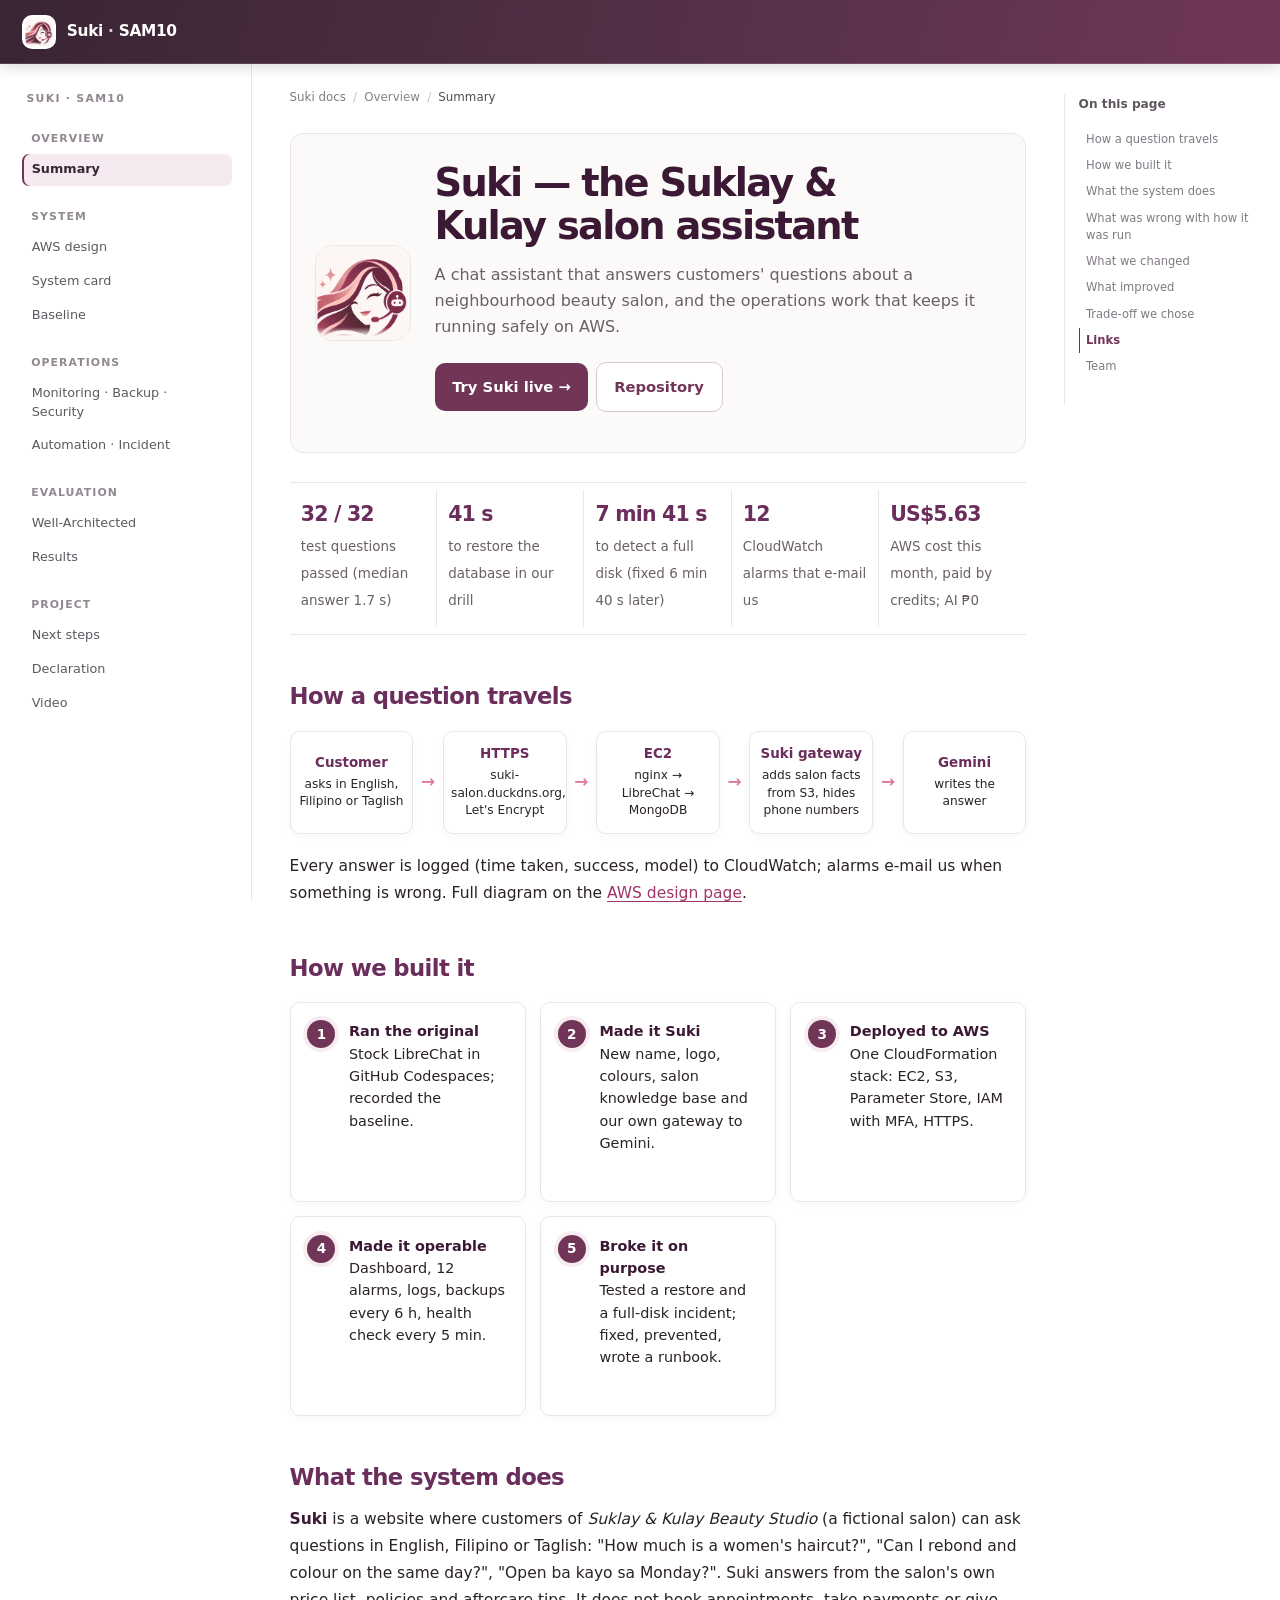
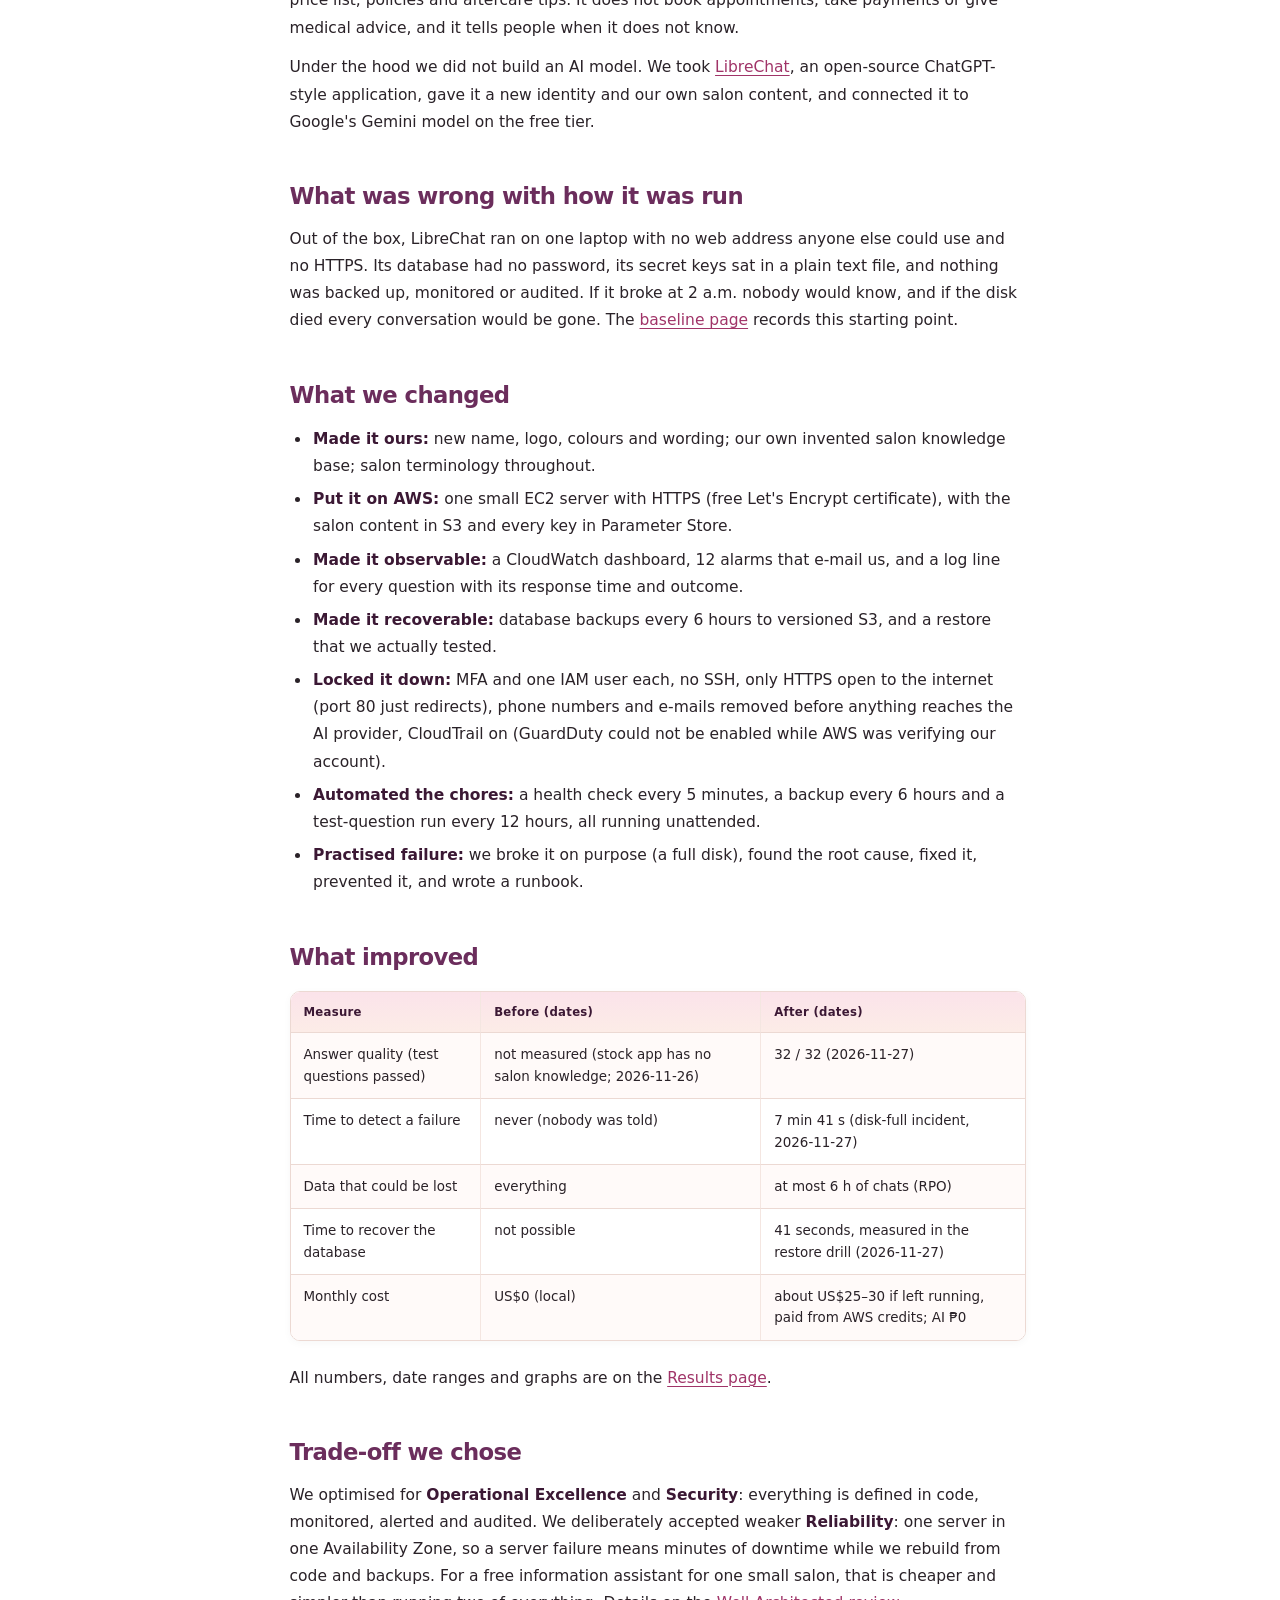
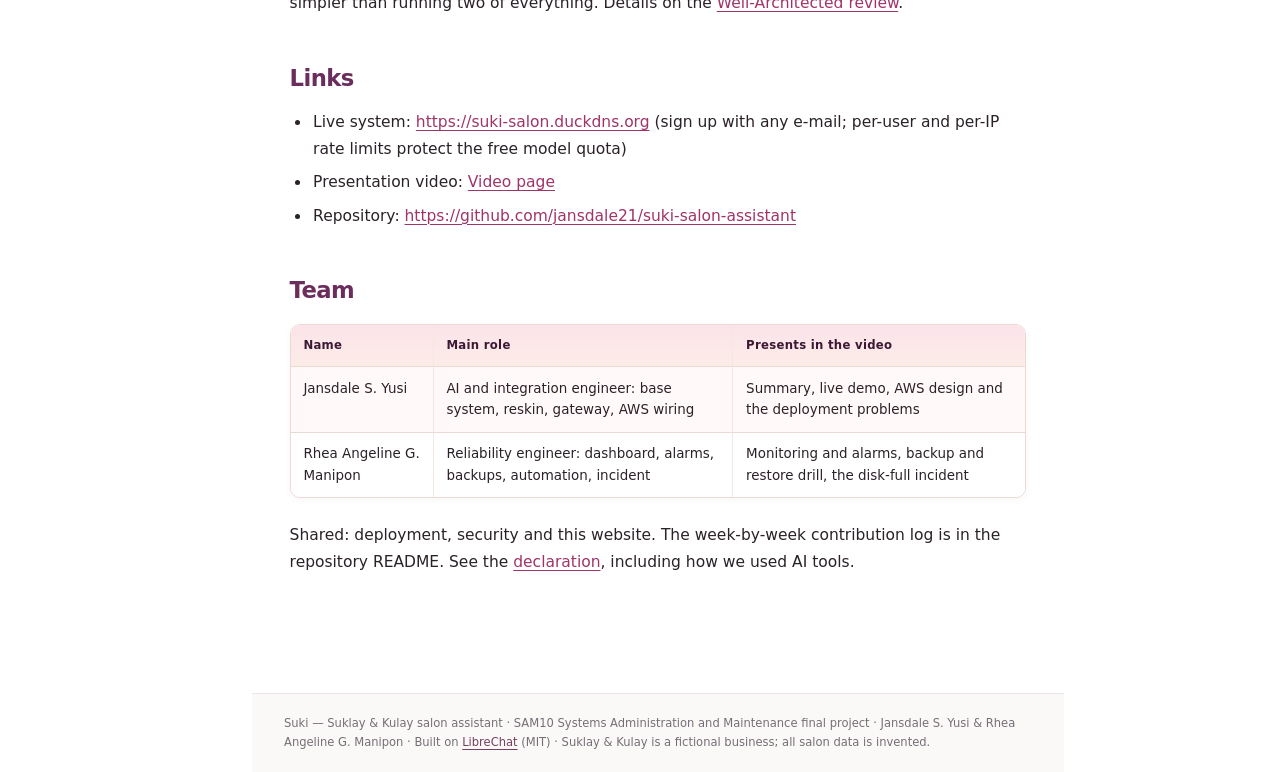
<file: docs/index.html>
<!doctype html>
<html lang="en">
<head>
<meta charset="utf-8">
<meta name="viewport" content="width=device-width,initial-scale=1">
<title>Executive summary · Suki — SAM10 final project</title>
<link rel="icon" href="assets/logo.svg">
<link rel="stylesheet" href="assets/site.css">
</head>
<body>
<header class="site"><div class="wrap">
<a class="brand" href="index.html"><img src="assets/logo.svg" alt="">Suki · SAM10</a>
<nav class="pages"><a href="index.html" class=on>Summary</a><a href="infrastructure.html">AWS design</a><a href="system.html">System card</a><a href="baseline.html">Baseline</a><a href="well-architected.html">Well-Architected</a><a href="operations.html">Monitoring · Backup · Security</a><a href="automation-incident.html">Automation · Incident</a><a href="results.html">Results</a><a href="next-steps.html">Next steps</a><a href="declaration.html">Declaration</a><a href="video.html">Video</a></nav>
</div></header>
<main class="wrap">

<div class="hero">
  <img src="assets/logo.svg" alt="Suki logo: a smiling salon assistant with flowing hair and a headset">
  <div>
    <h1>Suki — the Suklay &amp; Kulay salon assistant</h1>
    <p class="lead">A chat assistant that answers customers' questions about a neighbourhood beauty salon, and the
    operations work that keeps it running safely on AWS.</p>
    <p><a class="btn" href="https://suki-salon.duckdns.org">Try Suki live →</a><a class="btn alt" href="https://github.com/jansdale21/suki-salon-assistant">Repository</a></p>
  </div>
</div>

<div class="stats">
  <div class="stat"><b>32 / 32</b><span>test questions passed (median answer 1.7 s)</span></div>
  <div class="stat"><b>41 s</b><span>to restore the database in our drill</span></div>
  <div class="stat"><b>7 min 41 s</b><span>to detect a full disk (fixed 6 min 40 s later)</span></div>
  <div class="stat"><b>12</b><span>CloudWatch alarms that e-mail us</span></div>
  <div class="stat"><b>US$5.63</b><span>AWS cost this month, paid by credits; AI ₱0</span></div>
</div>

<h2>How a question travels</h2>
<div class="flow">
  <div class="node"><b>Customer</b>asks in English, Filipino or Taglish</div><div class="arrow">→</div>
  <div class="node"><b>HTTPS</b>suki-salon.duckdns.org, Let's Encrypt</div><div class="arrow">→</div>
  <div class="node"><b>EC2</b>nginx → LibreChat → MongoDB</div><div class="arrow">→</div>
  <div class="node"><b>Suki gateway</b>adds salon facts from S3, hides phone numbers</div><div class="arrow">→</div>
  <div class="node"><b>Gemini</b>writes the answer</div>
</div>
<p>Every answer is logged (time taken, success, model) to CloudWatch; alarms e-mail us when something is wrong. Full diagram on the <a href="infrastructure.html">AWS design page</a>.</p>

<h2>How we built it</h2>
<ol class="steps">
  <li><b>Ran the original</b>Stock LibreChat in GitHub Codespaces; recorded the baseline.</li>
  <li><b>Made it Suki</b>New name, logo, colours, salon knowledge base and our own gateway to Gemini.</li>
  <li><b>Deployed to AWS</b>One CloudFormation stack: EC2, S3, Parameter Store, IAM with MFA, HTTPS.</li>
  <li><b>Made it operable</b>Dashboard, 12 alarms, logs, backups every 6 h, health check every 5 min.</li>
  <li><b>Broke it on purpose</b>Tested a restore and a full-disk incident; fixed, prevented, wrote a runbook.</li>
</ol>

<h2>What the system does</h2>
<p><strong>Suki</strong> is a website where customers of <em>Suklay &amp; Kulay Beauty Studio</em> (a fictional salon) can ask
questions in English, Filipino or Taglish: "How much is a women's haircut?", "Can I rebond and colour on the same day?",
"Open ba kayo sa Monday?". Suki answers from the salon's own price list, policies and aftercare tips. It does not book
appointments, take payments or give medical advice, and it tells people when it does not know.</p>
<p>Under the hood we did not build an AI model. We took <a href="https://github.com/danny-avila/LibreChat">LibreChat</a>, an
open-source ChatGPT-style application, gave it a new identity and our own salon content, and connected it to Google's
Gemini model on the free tier.</p>

<h2>What was wrong with how it was run</h2>
<p>Out of the box, LibreChat ran on one laptop with no web address anyone else could use and no HTTPS. Its database had
no password, its secret keys sat in a plain text file, and nothing was backed up, monitored or audited. If it broke at
2 a.m. nobody would know, and if the disk died every conversation would be gone. The <a href="baseline.html">baseline page</a> records this starting point.</p>

<h2>What we changed</h2>
<ul>
  <li><strong>Made it ours:</strong> new name, logo, colours and wording; our own invented salon knowledge base; salon terminology throughout.</li>
  <li><strong>Put it on AWS:</strong> one small EC2 server with HTTPS (free Let's Encrypt certificate), with the salon content in S3 and every key in Parameter Store.</li>
  <li><strong>Made it observable:</strong> a CloudWatch dashboard, 12 alarms that e-mail us, and a log line for every question with its response time and outcome.</li>
  <li><strong>Made it recoverable:</strong> database backups every 6 hours to versioned S3, and a restore that we actually tested.</li>
  <li><strong>Locked it down:</strong> MFA and one IAM user each, no SSH, only HTTPS open to the internet (port 80 just redirects), phone numbers and e-mails removed before anything reaches the AI provider, CloudTrail on (GuardDuty could not be enabled while AWS was verifying our account).</li>
  <li><strong>Automated the chores:</strong> a health check every 5 minutes, a backup every 6 hours and a test-question run every 12 hours, all running unattended.</li>
  <li><strong>Practised failure:</strong> we broke it on purpose (a full disk), found the root cause, fixed it, prevented it, and wrote a runbook.</li>
</ul>

<h2>What improved</h2>
<table>
  <tr><th>Measure</th><th>Before (dates)</th><th>After (dates)</th></tr>
  <tr><td>Answer quality (test questions passed)</td><td>not measured (stock app has no salon knowledge; 2026-11-26)</td><td>32 / 32 (2026-11-27)</td></tr>
  <tr><td>Time to detect a failure</td><td>never (nobody was told)</td><td>7 min 41 s (disk-full incident, 2026-11-27)</td></tr>
  <tr><td>Data that could be lost</td><td>everything</td><td>at most 6 h of chats (RPO)</td></tr>
  <tr><td>Time to recover the database</td><td>not possible</td><td>41 seconds, measured in the restore drill (2026-11-27)</td></tr>
  <tr><td>Monthly cost</td><td>US$0 (local)</td><td>about US$25–30 if left running, paid from AWS credits; AI ₱0</td></tr>
</table>
<p>All numbers, date ranges and graphs are on the <a href="results.html">Results page</a>.</p>

<h2>Trade-off we chose</h2>
<p>We optimised for <strong>Operational Excellence</strong> and <strong>Security</strong>: everything is defined in code,
monitored, alerted and audited. We deliberately accepted weaker <strong>Reliability</strong>: one server in one Availability Zone,
so a server failure means minutes of downtime while we rebuild from code and backups. For a free information assistant for one
small salon, that is cheaper and simpler than running two of everything. Details on the <a href="well-architected.html">Well-Architected review</a>.</p>

<h2>Links</h2>
<ul>
  <li>Live system: <a href="https://suki-salon.duckdns.org">https://suki-salon.duckdns.org</a> (sign up with any e-mail; per-user and per-IP rate limits protect the free model quota)</li>
  <li>Presentation video: <a href="video.html">Video page</a></li>
  <li>Repository: <a href="https://github.com/jansdale21/suki-salon-assistant">https://github.com/jansdale21/suki-salon-assistant</a></li>
</ul>

<h2>Team</h2>
<table>
  <tr><th>Name</th><th>Main role</th><th>Presents in the video</th></tr>
  <tr><td>Jansdale S. Yusi</td><td>AI and integration engineer: base system, reskin, gateway, AWS wiring</td><td>Summary, live demo, AWS design and the deployment problems</td></tr>
  <tr><td>Rhea Angeline G. Manipon</td><td>Reliability engineer: dashboard, alarms, backups, automation, incident</td><td>Monitoring and alarms, backup and restore drill, the disk-full incident</td></tr>
</table>
<p>Shared: deployment, security and this website. The week-by-week contribution log is in the repository README.
See the <a href="declaration.html">declaration</a>, including how we used AI tools.</p>

</main>
<footer class="site">Suki — Suklay &amp; Kulay salon assistant · SAM10 Systems Administration and Maintenance final project ·
Jansdale S. Yusi &amp; Rhea Angeline G. Manipon · Built on <a href="https://github.com/danny-avila/LibreChat">LibreChat</a> (MIT) ·
Suklay &amp; Kulay is a fictional business; all salon data is invented.</footer>
<script src="assets/site.js"></script>
</body>
</html>
</file>
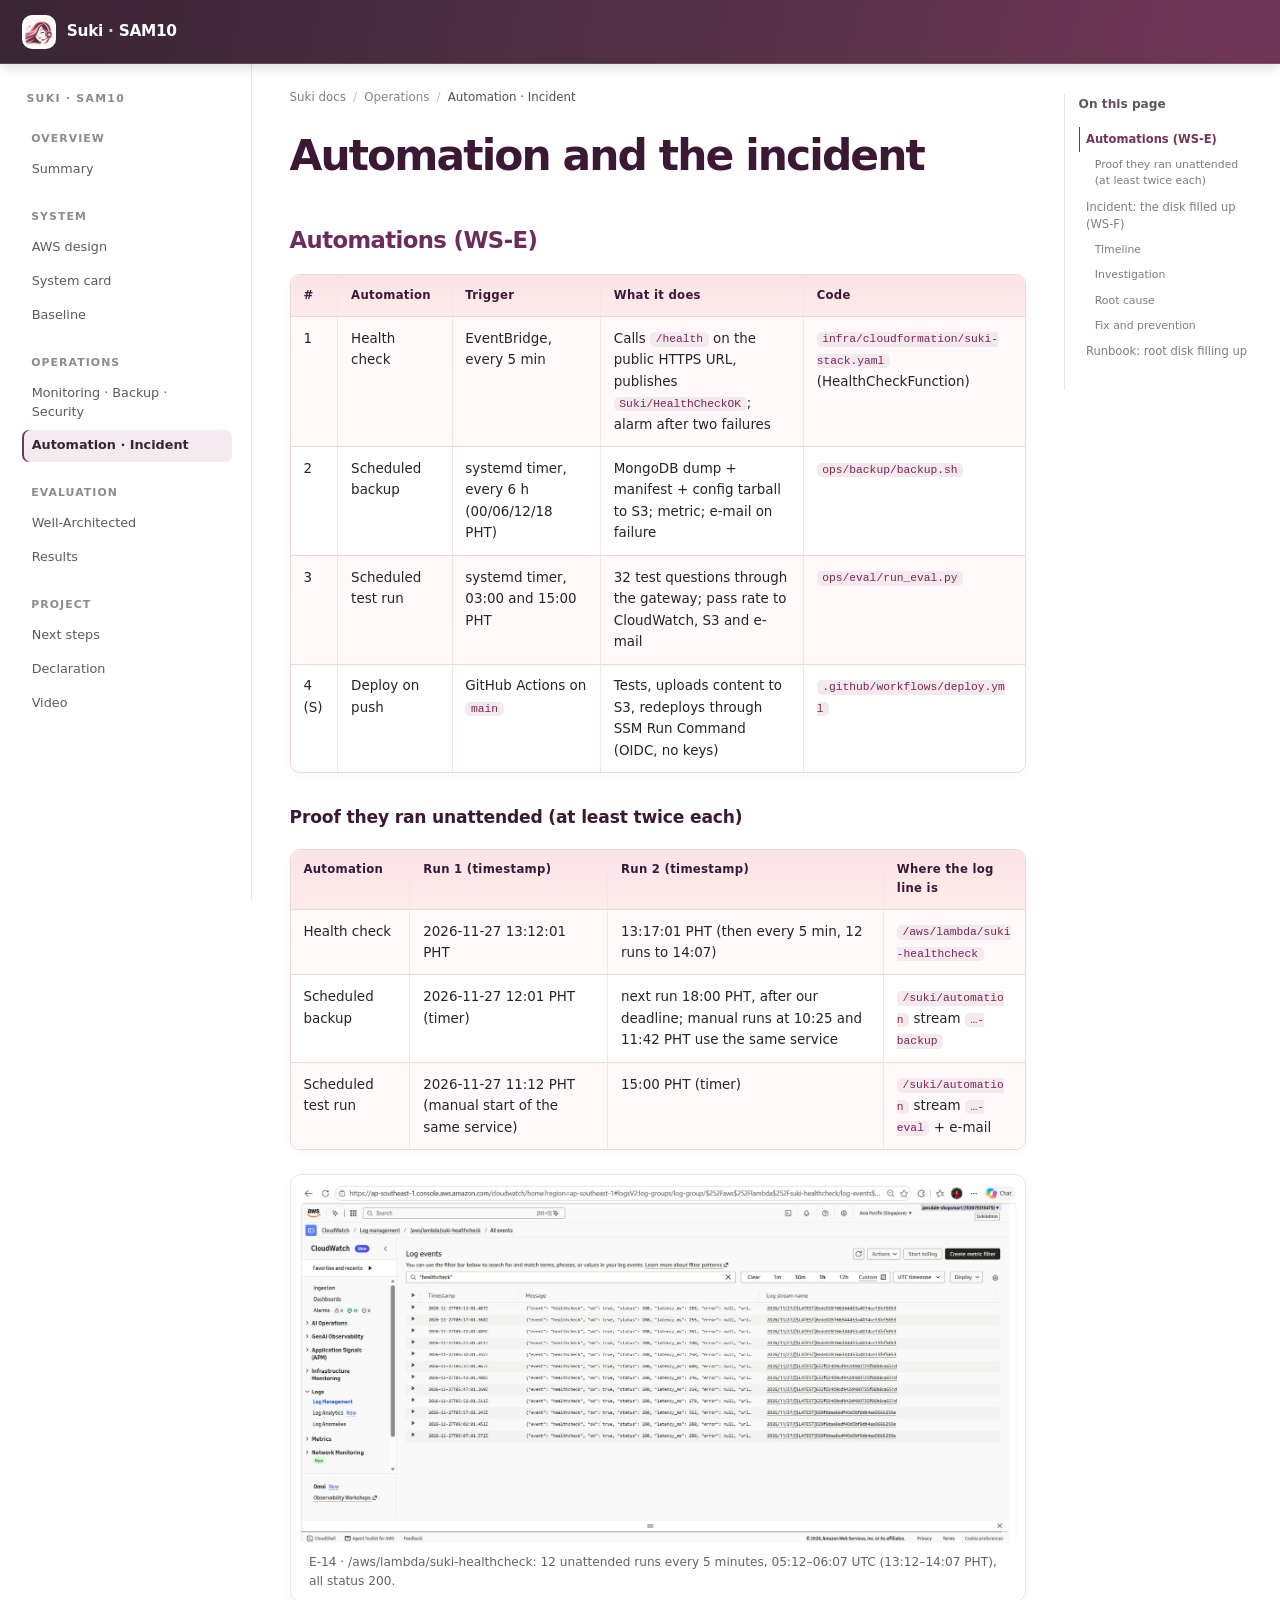
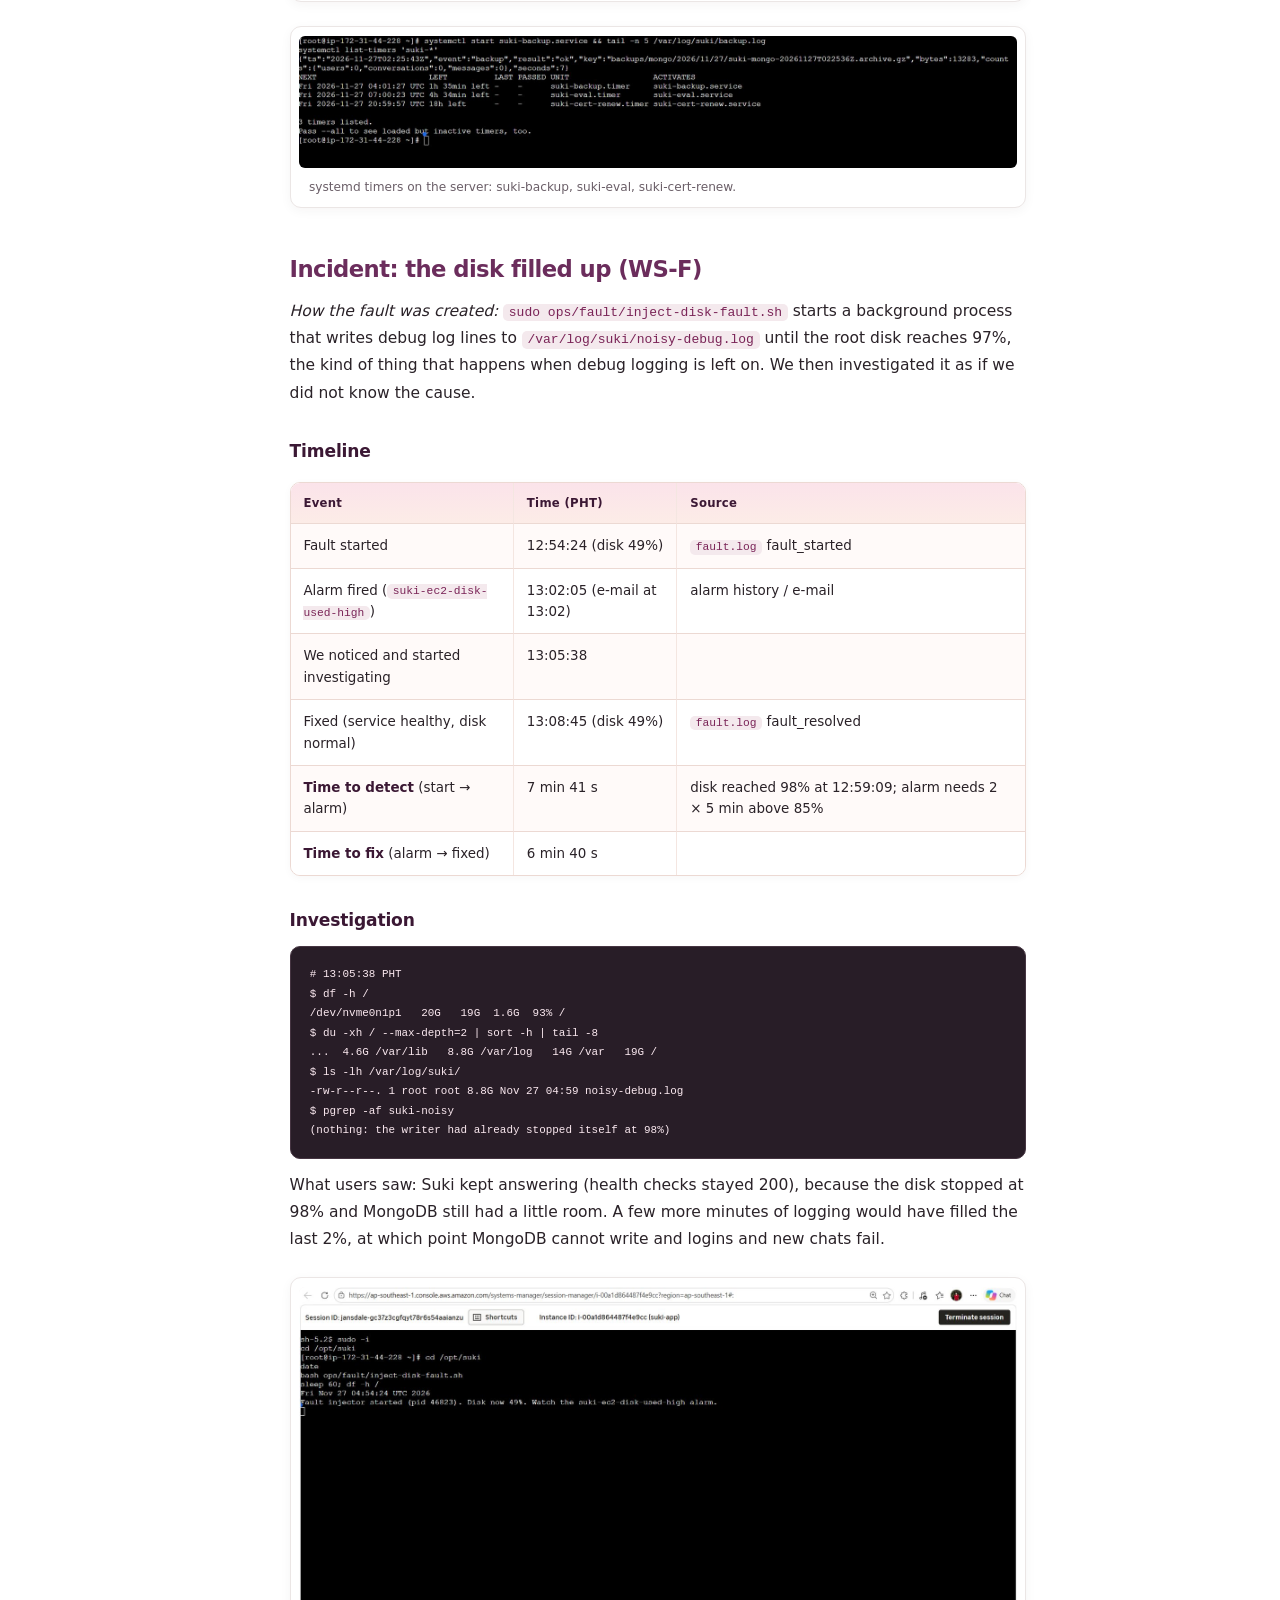
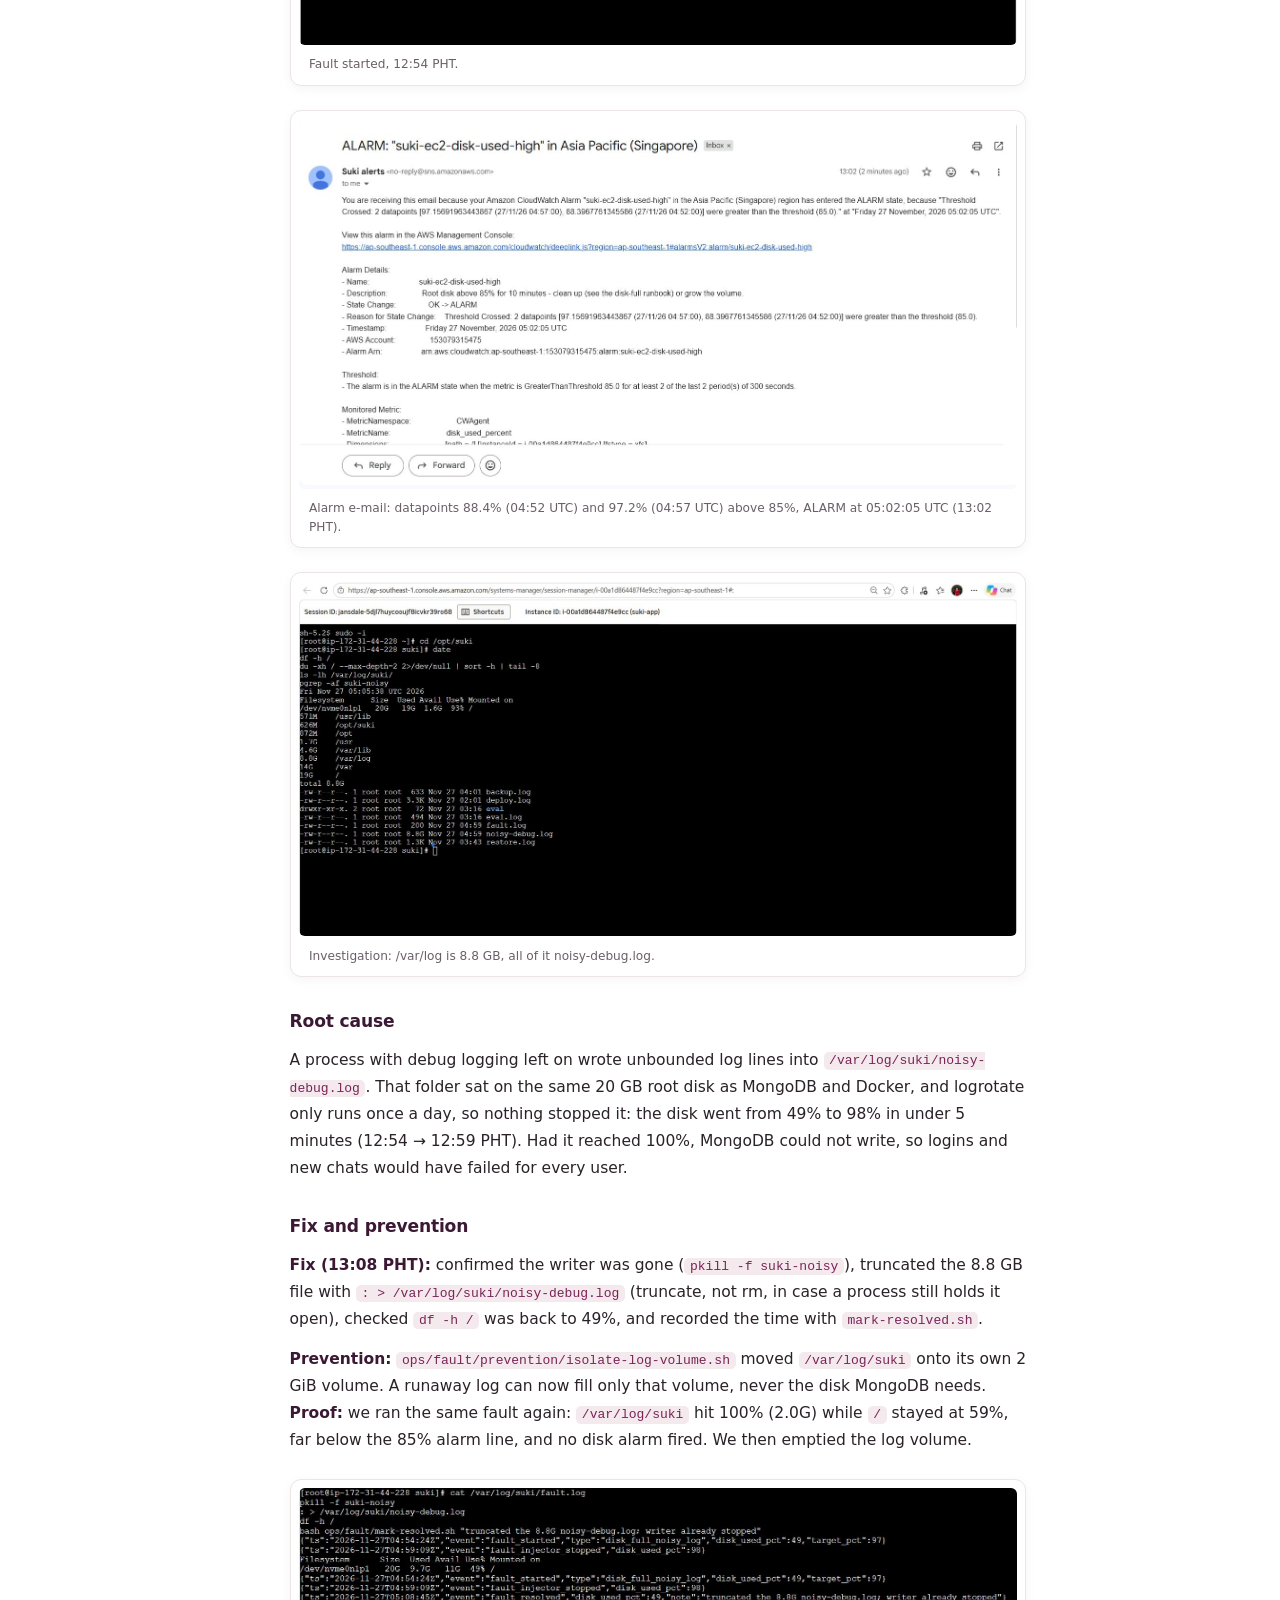
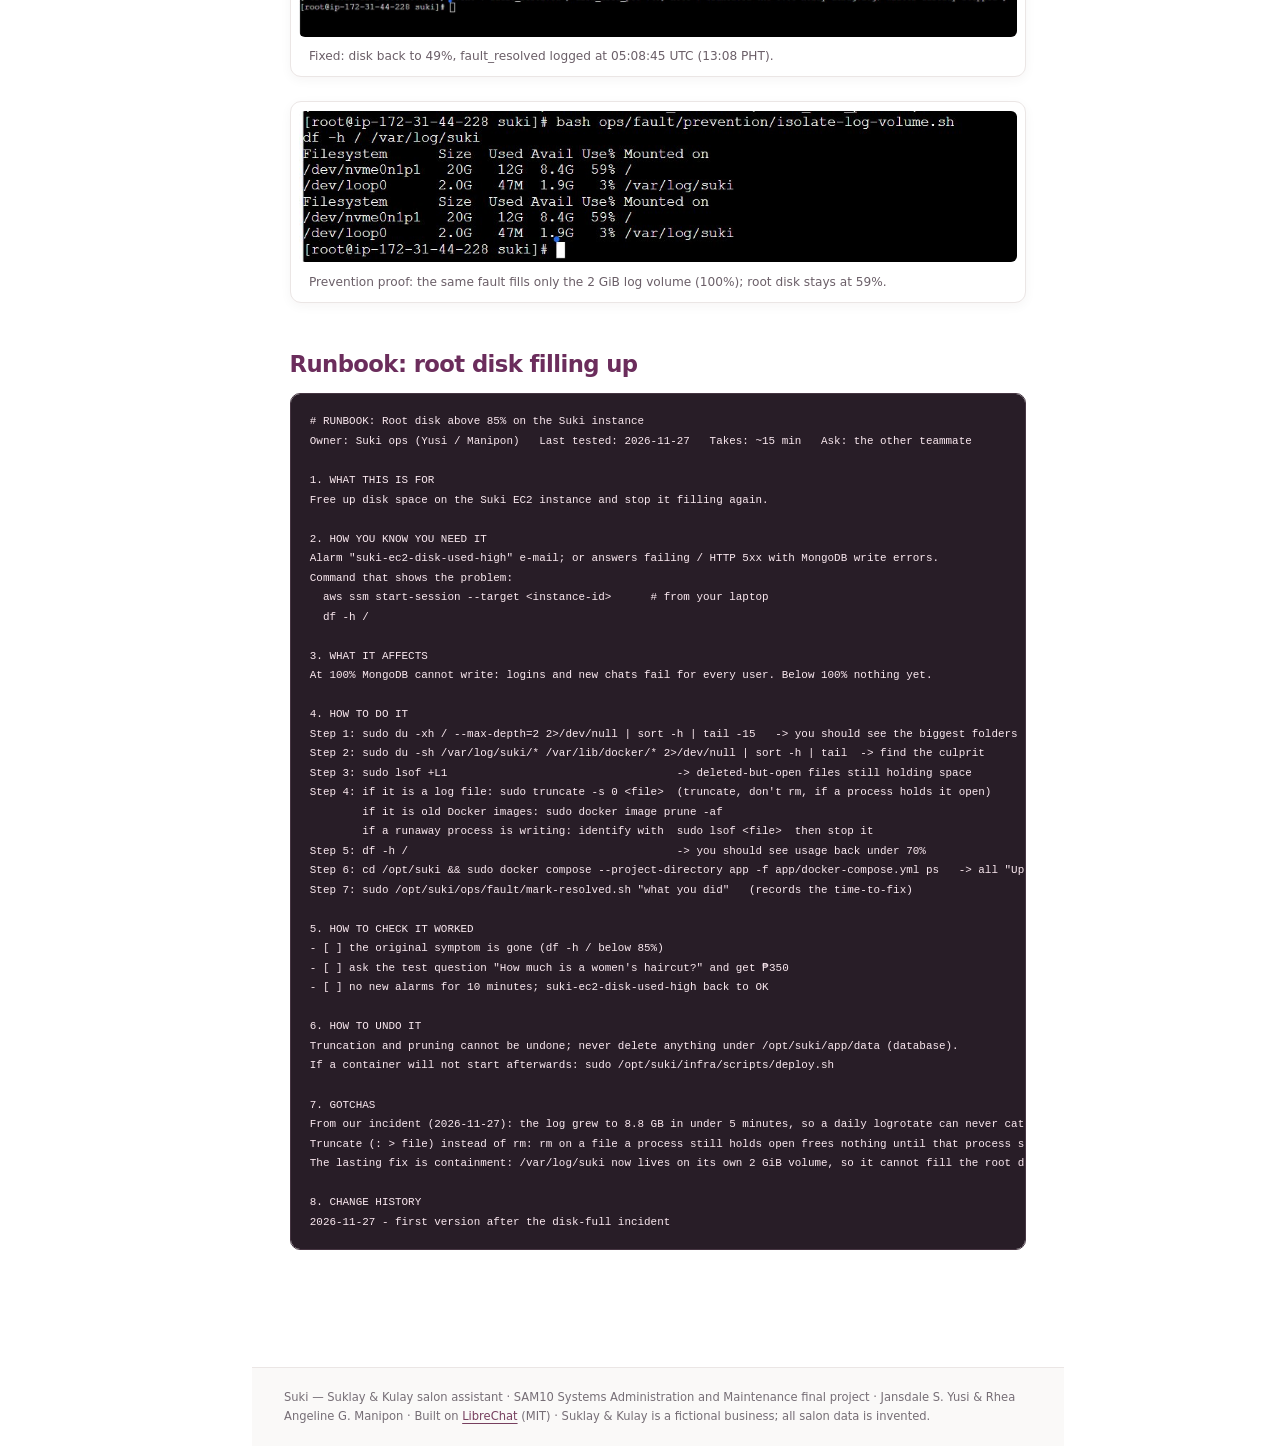
<file: docs/automation-incident.html>
<!doctype html>
<html lang="en">
<head>
<meta charset="utf-8">
<meta name="viewport" content="width=device-width,initial-scale=1">
<title>Automation and the incident · Suki — SAM10 final project</title>
<link rel="icon" href="assets/logo.svg">
<link rel="stylesheet" href="assets/site.css">
</head>
<body>
<header class="site"><div class="wrap">
<a class="brand" href="index.html"><img src="assets/logo.svg" alt="">Suki · SAM10</a>
<nav class="pages"><a href="index.html">Summary</a><a href="infrastructure.html">AWS design</a><a href="system.html">System card</a><a href="baseline.html">Baseline</a><a href="well-architected.html">Well-Architected</a><a href="operations.html">Monitoring · Backup · Security</a><a href="automation-incident.html" class=on>Automation · Incident</a><a href="results.html">Results</a><a href="next-steps.html">Next steps</a><a href="declaration.html">Declaration</a><a href="video.html">Video</a></nav>
</div></header>
<main class="wrap">

<h1>Automation and the incident</h1>

<h2>Automations (WS-E)</h2>
<table>
  <tr><th>#</th><th>Automation</th><th>Trigger</th><th>What it does</th><th>Code</th></tr>
  <tr><td>1</td><td>Health check</td><td>EventBridge, every 5 min</td><td>Calls <code>/health</code> on the public HTTPS URL, publishes <code>Suki/HealthCheckOK</code>; alarm after two failures</td><td><code>infra/cloudformation/suki-stack.yaml</code> (HealthCheckFunction)</td></tr>
  <tr><td>2</td><td>Scheduled backup</td><td>systemd timer, every 6 h (00/06/12/18 PHT)</td><td>MongoDB dump + manifest + config tarball to S3; metric; e-mail on failure</td><td><code>ops/backup/backup.sh</code></td></tr>
  <tr><td>3</td><td>Scheduled test run</td><td>systemd timer, 03:00 and 15:00 PHT</td><td>32 test questions through the gateway; pass rate to CloudWatch, S3 and e-mail</td><td><code>ops/eval/run_eval.py</code></td></tr>
  <tr><td>4 (S)</td><td>Deploy on push</td><td>GitHub Actions on <code>main</code></td><td>Tests, uploads content to S3, redeploys through SSM Run Command (OIDC, no keys)</td><td><code>.github/workflows/deploy.yml</code></td></tr>
</table>
<h3>Proof they ran unattended (at least twice each)</h3>
<table>
  <tr><th>Automation</th><th>Run 1 (timestamp)</th><th>Run 2 (timestamp)</th><th>Where the log line is</th></tr>
  <tr><td>Health check</td><td>2026-11-27 13:12:01 PHT</td><td>13:17:01 PHT (then every 5 min, 12 runs to 14:07)</td><td><code>/aws/lambda/suki-healthcheck</code></td></tr>
  <tr><td>Scheduled backup</td><td>2026-11-27 12:01 PHT (timer)</td><td>next run 18:00 PHT, after our deadline; manual runs at 10:25 and 11:42 PHT use the same service</td><td><code>/suki/automation</code> stream <code>…-backup</code></td></tr>
  <tr><td>Scheduled test run</td><td>2026-11-27 11:12 PHT (manual start of the same service)</td><td>15:00 PHT (timer)</td><td><code>/suki/automation</code> stream <code>…-eval</code> + e-mail</td></tr>
</table>
<figure><a href="evidence/E-14_healthcheck-runs.jpg"><img src="evidence/E-14_healthcheck-runs.jpg" alt="E-14 · /aws/lambda/suki-healthcheck: 12 unattended runs every 5 minutes, 05:12–06:07 UTC (13:12–14:07 PHT), all status 200." loading="lazy"></a><figcaption>E-14 · /aws/lambda/suki-healthcheck: 12 unattended runs every 5 minutes, 05:12–06:07 UTC (13:12–14:07 PHT), all status 200.</figcaption></figure><figure><a href="evidence/E-10_backup-and-timers.jpg"><img src="evidence/E-10_backup-and-timers.jpg" alt="systemd timers on the server: suki-backup, suki-eval, suki-cert-renew." loading="lazy"></a><figcaption>systemd timers on the server: suki-backup, suki-eval, suki-cert-renew.</figcaption></figure>

<h2 id="incident">Incident: the disk filled up (WS-F)</h2>
<p><em>How the fault was created:</em> <code>sudo ops/fault/inject-disk-fault.sh</code> starts a background process that writes debug log lines to
<code>/var/log/suki/noisy-debug.log</code> until the root disk reaches 97%, the kind of thing that happens when debug logging is left on.
We then investigated it as if we did not know the cause.</p>

<h3>Timeline</h3>
<table>
  <tr><th>Event</th><th>Time (PHT)</th><th>Source</th></tr>
  <tr><td>Fault started</td><td>12:54:24 (disk 49%)</td><td><code>fault.log</code> fault_started</td></tr>
  <tr><td>Alarm fired (<code>suki-ec2-disk-used-high</code>)</td><td>13:02:05 (e-mail at 13:02)</td><td>alarm history / e-mail</td></tr>
  <tr><td>We noticed and started investigating</td><td>13:05:38</td><td></td></tr>
  <tr><td>Fixed (service healthy, disk normal)</td><td>13:08:45 (disk 49%)</td><td><code>fault.log</code> fault_resolved</td></tr>
  <tr><td><strong>Time to detect</strong> (start → alarm)</td><td>7 min 41 s</td><td>disk reached 98% at 12:59:09; alarm needs 2 × 5 min above 85%</td></tr>
  <tr><td><strong>Time to fix</strong> (alarm → fixed)</td><td>6 min 40 s</td><td></td></tr>
</table>
<h3>Investigation</h3>
<pre><code># 13:05:38 PHT
$ df -h /
/dev/nvme0n1p1   20G   19G  1.6G  93% /
$ du -xh / --max-depth=2 | sort -h | tail -8
...  4.6G /var/lib   8.8G /var/log   14G /var   19G /
$ ls -lh /var/log/suki/
-rw-r--r--. 1 root root 8.8G Nov 27 04:59 noisy-debug.log
$ pgrep -af suki-noisy
(nothing: the writer had already stopped itself at 98%)</code></pre>
<p>What users saw: Suki kept answering (health checks stayed 200), because the disk stopped at 98% and MongoDB still had a little room. A few more minutes of logging would have filled the last 2%, at which point MongoDB cannot write and logins and new chats fail.</p><figure><a href="evidence/E-15a_fault-started.jpg"><img src="evidence/E-15a_fault-started.jpg" alt="Fault started, 12:54 PHT." loading="lazy"></a><figcaption>Fault started, 12:54 PHT.</figcaption></figure><figure><a href="evidence/E-15b_disk-alarm.jpg"><img src="evidence/E-15b_disk-alarm.jpg" alt="Alarm e-mail: datapoints 88.4% (04:52 UTC) and 97.2% (04:57 UTC) above 85%, ALARM at 05:02:05 UTC (13:02 PHT)." loading="lazy"></a><figcaption>Alarm e-mail: datapoints 88.4% (04:52 UTC) and 97.2% (04:57 UTC) above 85%, ALARM at 05:02:05 UTC (13:02 PHT).</figcaption></figure><figure><a href="evidence/E-15c_investigation.jpg"><img src="evidence/E-15c_investigation.jpg" alt="Investigation: /var/log is 8.8 GB, all of it noisy-debug.log." loading="lazy"></a><figcaption>Investigation: /var/log is 8.8 GB, all of it noisy-debug.log.</figcaption></figure>
<h3>Root cause</h3>
<p>A process with debug logging left on wrote unbounded log lines into <code>/var/log/suki/noisy-debug.log</code>. That folder sat on the same 20 GB root disk as MongoDB and Docker, and logrotate only runs once a day, so nothing stopped it: the disk went from 49% to 98% in under 5 minutes (12:54 → 12:59 PHT). Had it reached 100%, MongoDB could not write, so logins and new chats would have failed for every user.</p>
<h3>Fix and prevention</h3>
<p><strong>Fix (13:08 PHT):</strong> confirmed the writer was gone (<code>pkill -f suki-noisy</code>), truncated the 8.8 GB file with <code>: &gt; /var/log/suki/noisy-debug.log</code> (truncate, not rm, in case a process still holds it open), checked <code>df -h /</code> was back to 49%, and recorded the time with <code>mark-resolved.sh</code>.</p>
<p><strong>Prevention:</strong> <code>ops/fault/prevention/isolate-log-volume.sh</code> moved <code>/var/log/suki</code> onto its own 2 GiB volume. A runaway log can now fill only that volume, never the disk MongoDB needs. <strong>Proof:</strong> we ran the same fault again: <code>/var/log/suki</code> hit 100% (2.0G) while <code>/</code> stayed at 59%, far below the 85% alarm line, and no disk alarm fired. We then emptied the log volume.</p><figure><a href="evidence/E-15d_fixed.jpg"><img src="evidence/E-15d_fixed.jpg" alt="Fixed: disk back to 49%, fault_resolved logged at 05:08:45 UTC (13:08 PHT)." loading="lazy"></a><figcaption>Fixed: disk back to 49%, fault_resolved logged at 05:08:45 UTC (13:08 PHT).</figcaption></figure><figure><a href="evidence/E-15e_prevention-proof.jpg"><img src="evidence/E-15e_prevention-proof.jpg" alt="Prevention proof: the same fault fills only the 2 GiB log volume (100%); root disk stays at 59%." loading="lazy"></a><figcaption>Prevention proof: the same fault fills only the 2 GiB log volume (100%); root disk stays at 59%.</figcaption></figure>

<h2 id="runbook">Runbook: root disk filling up</h2>
<pre><code># RUNBOOK: Root disk above 85% on the Suki instance
Owner: Suki ops (Yusi / Manipon)   Last tested: 2026-11-27   Takes: ~15 min   Ask: the other teammate

1. WHAT THIS IS FOR
Free up disk space on the Suki EC2 instance and stop it filling again.

2. HOW YOU KNOW YOU NEED IT
Alarm "suki-ec2-disk-used-high" e-mail; or answers failing / HTTP 5xx with MongoDB write errors.
Command that shows the problem:
  aws ssm start-session --target &lt;instance-id&gt;      # from your laptop
  df -h /

3. WHAT IT AFFECTS
At 100% MongoDB cannot write: logins and new chats fail for every user. Below 100% nothing yet.

4. HOW TO DO IT
Step 1: sudo du -xh / --max-depth=2 2&gt;/dev/null | sort -h | tail -15   -&gt; you should see the biggest folders
Step 2: sudo du -sh /var/log/suki/* /var/lib/docker/* 2&gt;/dev/null | sort -h | tail  -&gt; find the culprit
Step 3: sudo lsof +L1                                   -&gt; deleted-but-open files still holding space
Step 4: if it is a log file: sudo truncate -s 0 &lt;file&gt;  (truncate, don't rm, if a process holds it open)
        if it is old Docker images: sudo docker image prune -af
        if a runaway process is writing: identify with  sudo lsof &lt;file&gt;  then stop it
Step 5: df -h /                                         -&gt; you should see usage back under 70%
Step 6: cd /opt/suki &amp;&amp; sudo docker compose --project-directory app -f app/docker-compose.yml ps   -&gt; all "Up"
Step 7: sudo /opt/suki/ops/fault/mark-resolved.sh "what you did"   (records the time-to-fix)

5. HOW TO CHECK IT WORKED
- [ ] the original symptom is gone (df -h / below 85%)
- [ ] ask the test question "How much is a women's haircut?" and get ₱350
- [ ] no new alarms for 10 minutes; suki-ec2-disk-used-high back to OK

6. HOW TO UNDO IT
Truncation and pruning cannot be undone; never delete anything under /opt/suki/app/data (database).
If a container will not start afterwards: sudo /opt/suki/infra/scripts/deploy.sh

7. GOTCHAS
From our incident (2026-11-27): the log grew to 8.8 GB in under 5 minutes, so a daily logrotate can never catch a runaway log.
Truncate (: &gt; file) instead of rm: rm on a file a process still holds open frees nothing until that process stops.
The lasting fix is containment: /var/log/suki now lives on its own 2 GiB volume, so it cannot fill the root disk.

8. CHANGE HISTORY
2026-11-27 - first version after the disk-full incident
</code></pre>

</main>
<footer class="site">Suki — Suklay &amp; Kulay salon assistant · SAM10 Systems Administration and Maintenance final project ·
Jansdale S. Yusi &amp; Rhea Angeline G. Manipon · Built on <a href="https://github.com/danny-avila/LibreChat">LibreChat</a> (MIT) ·
Suklay &amp; Kulay is a fictional business; all salon data is invented.</footer>
<script src="assets/site.js"></script>
</body>
</html>
</file>
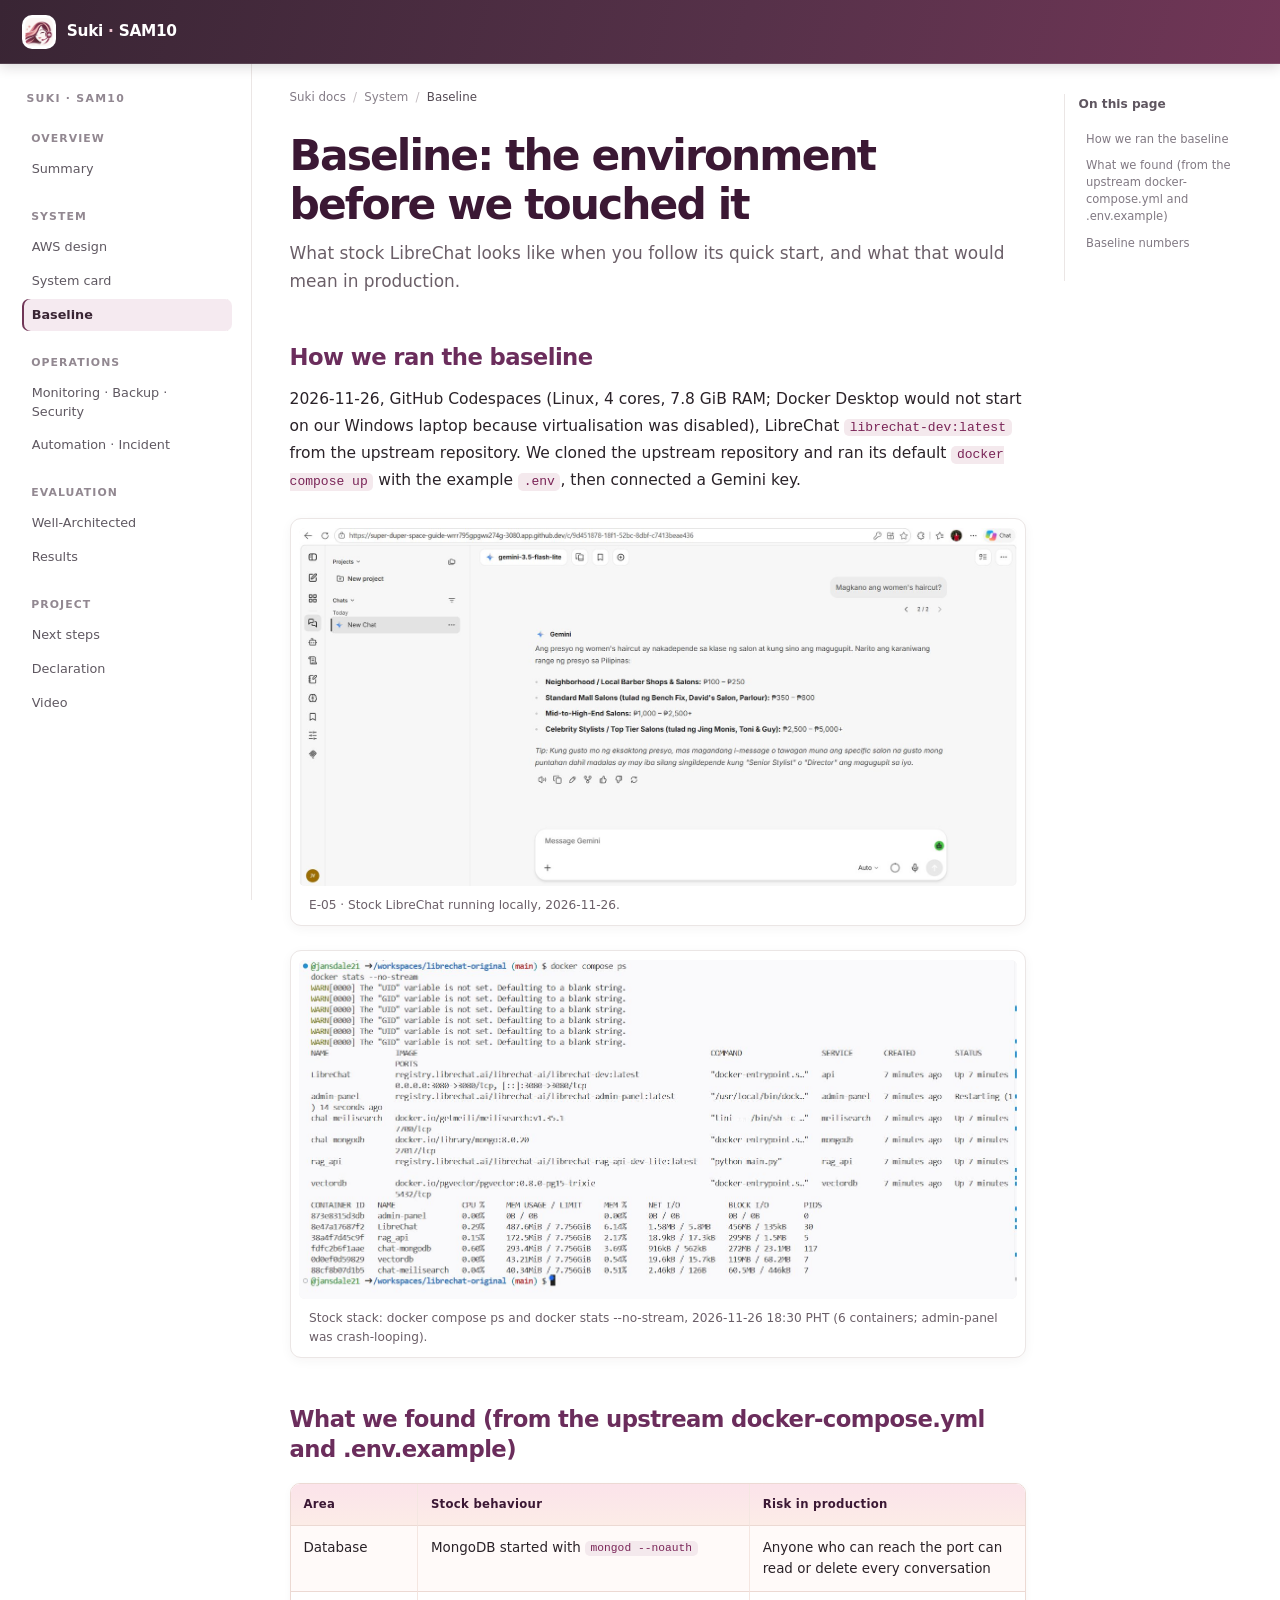
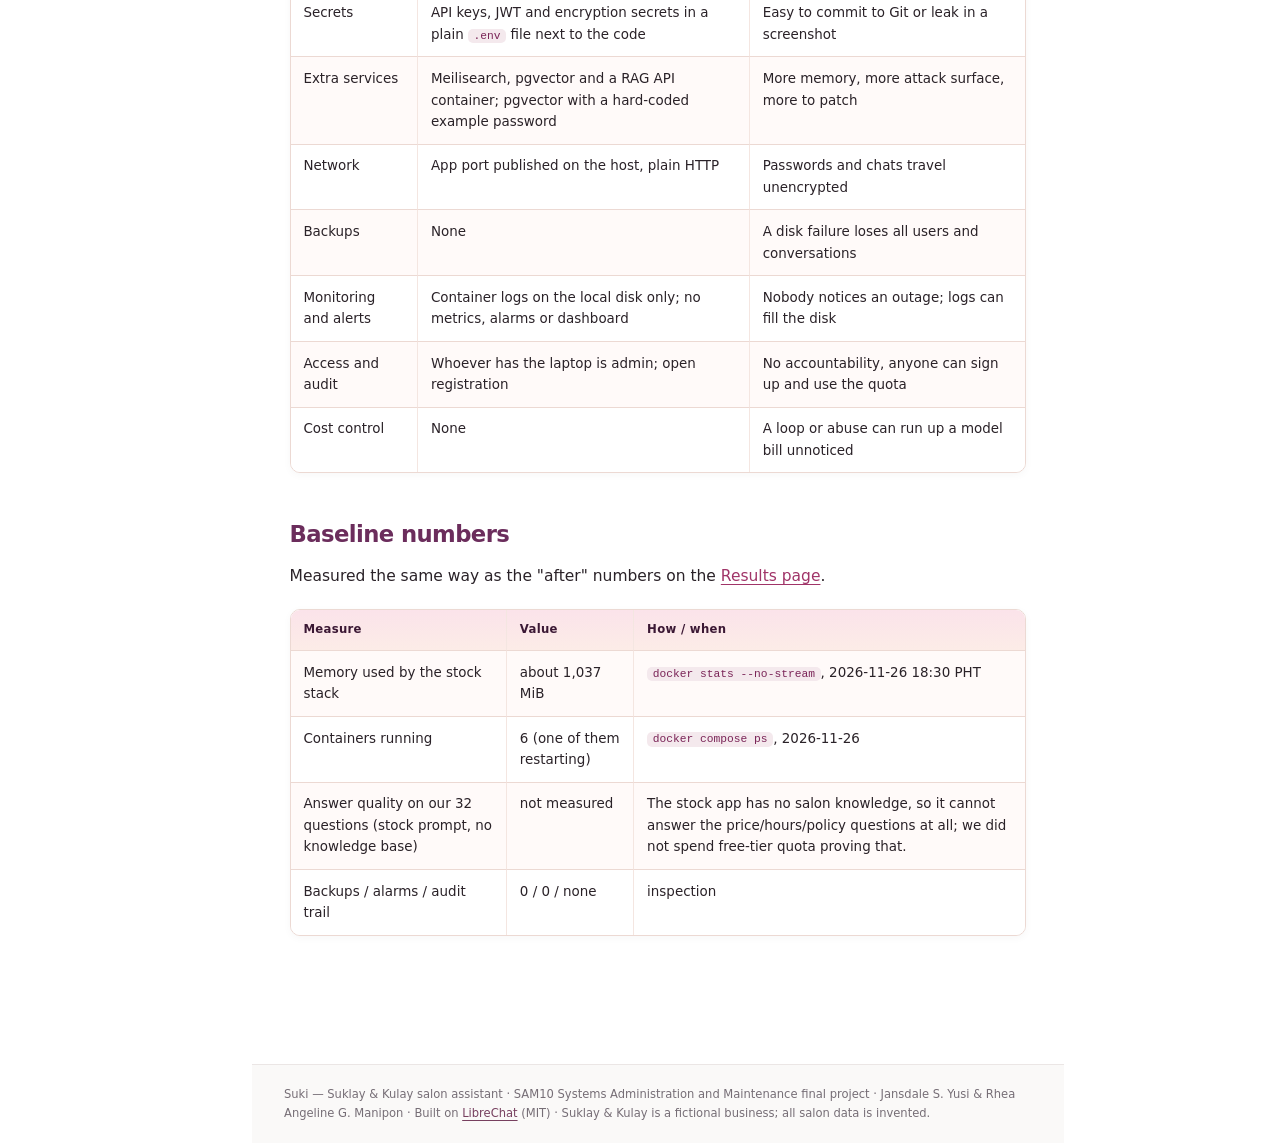
<file: docs/baseline.html>
<!doctype html>
<html lang="en">
<head>
<meta charset="utf-8">
<meta name="viewport" content="width=device-width,initial-scale=1">
<title>Baseline · Suki — SAM10 final project</title>
<link rel="icon" href="assets/logo.svg">
<link rel="stylesheet" href="assets/site.css">
</head>
<body>
<header class="site"><div class="wrap">
<a class="brand" href="index.html"><img src="assets/logo.svg" alt="">Suki · SAM10</a>
<nav class="pages"><a href="index.html">Summary</a><a href="infrastructure.html">AWS design</a><a href="system.html">System card</a><a href="baseline.html" class=on>Baseline</a><a href="well-architected.html">Well-Architected</a><a href="operations.html">Monitoring · Backup · Security</a><a href="automation-incident.html">Automation · Incident</a><a href="results.html">Results</a><a href="next-steps.html">Next steps</a><a href="declaration.html">Declaration</a><a href="video.html">Video</a></nav>
</div></header>
<main class="wrap">

<h1>Baseline: the environment before we touched it</h1>
<p class="lead">What stock LibreChat looks like when you follow its quick start, and what that would mean in production.</p>

<h2>How we ran the baseline</h2>
<p>2026-11-26, GitHub Codespaces (Linux, 4 cores, 7.8 GiB RAM; Docker Desktop would not start on our Windows laptop because virtualisation was disabled), LibreChat <code>librechat-dev:latest</code> from the upstream repository. We cloned the upstream repository and ran its
default <code>docker compose up</code> with the example <code>.env</code>, then connected a Gemini key.</p>
<figure><a href="evidence/E-05_original-librechat.jpg"><img src="evidence/E-05_original-librechat.jpg" alt="E-05 · Stock LibreChat running locally, 2026-11-26." loading="lazy"></a><figcaption>E-05 · Stock LibreChat running locally, 2026-11-26.</figcaption></figure><figure><a href="evidence/BASE_docker-stats.jpg"><img src="evidence/BASE_docker-stats.jpg" alt="Stock stack: docker compose ps and docker stats --no-stream, 2026-11-26 18:30 PHT (6 containers; admin-panel was crash-looping)." loading="lazy"></a><figcaption>Stock stack: docker compose ps and docker stats --no-stream, 2026-11-26 18:30 PHT (6 containers; admin-panel was crash-looping).</figcaption></figure>

<h2>What we found (from the upstream docker-compose.yml and .env.example)</h2>
<table>
  <tr><th>Area</th><th>Stock behaviour</th><th>Risk in production</th></tr>
  <tr><td>Database</td><td>MongoDB started with <code>mongod --noauth</code></td><td>Anyone who can reach the port can read or delete every conversation</td></tr>
  <tr><td>Secrets</td><td>API keys, JWT and encryption secrets in a plain <code>.env</code> file next to the code</td><td>Easy to commit to Git or leak in a screenshot</td></tr>
  <tr><td>Extra services</td><td>Meilisearch, pgvector and a RAG API container; pgvector with a hard-coded example password</td><td>More memory, more attack surface, more to patch</td></tr>
  <tr><td>Network</td><td>App port published on the host, plain HTTP</td><td>Passwords and chats travel unencrypted</td></tr>
  <tr><td>Backups</td><td>None</td><td>A disk failure loses all users and conversations</td></tr>
  <tr><td>Monitoring and alerts</td><td>Container logs on the local disk only; no metrics, alarms or dashboard</td><td>Nobody notices an outage; logs can fill the disk</td></tr>
  <tr><td>Access and audit</td><td>Whoever has the laptop is admin; open registration</td><td>No accountability, anyone can sign up and use the quota</td></tr>
  <tr><td>Cost control</td><td>None</td><td>A loop or abuse can run up a model bill unnoticed</td></tr>
</table>

<h2>Baseline numbers</h2>
<p>Measured the same way as the "after" numbers on the <a href="results.html">Results page</a>.</p>
<table>
  <tr><th>Measure</th><th>Value</th><th>How / when</th></tr>
  <tr><td>Memory used by the stock stack</td><td>about 1,037 MiB</td><td><code>docker stats --no-stream</code>, 2026-11-26 18:30 PHT</td></tr>
  <tr><td>Containers running</td><td>6 (one of them restarting)</td><td><code>docker compose ps</code>, 2026-11-26</td></tr>
  <tr><td>Answer quality on our 32 questions (stock prompt, no knowledge base)</td><td>not measured</td><td>The stock app has no salon knowledge, so it cannot answer the price/hours/policy questions at all; we did not spend free-tier quota proving that.</td></tr>
  <tr><td>Backups / alarms / audit trail</td><td>0 / 0 / none</td><td>inspection</td></tr>
</table>

</main>
<footer class="site">Suki — Suklay &amp; Kulay salon assistant · SAM10 Systems Administration and Maintenance final project ·
Jansdale S. Yusi &amp; Rhea Angeline G. Manipon · Built on <a href="https://github.com/danny-avila/LibreChat">LibreChat</a> (MIT) ·
Suklay &amp; Kulay is a fictional business; all salon data is invented.</footer>
<script src="assets/site.js"></script>
</body>
</html>
</file>
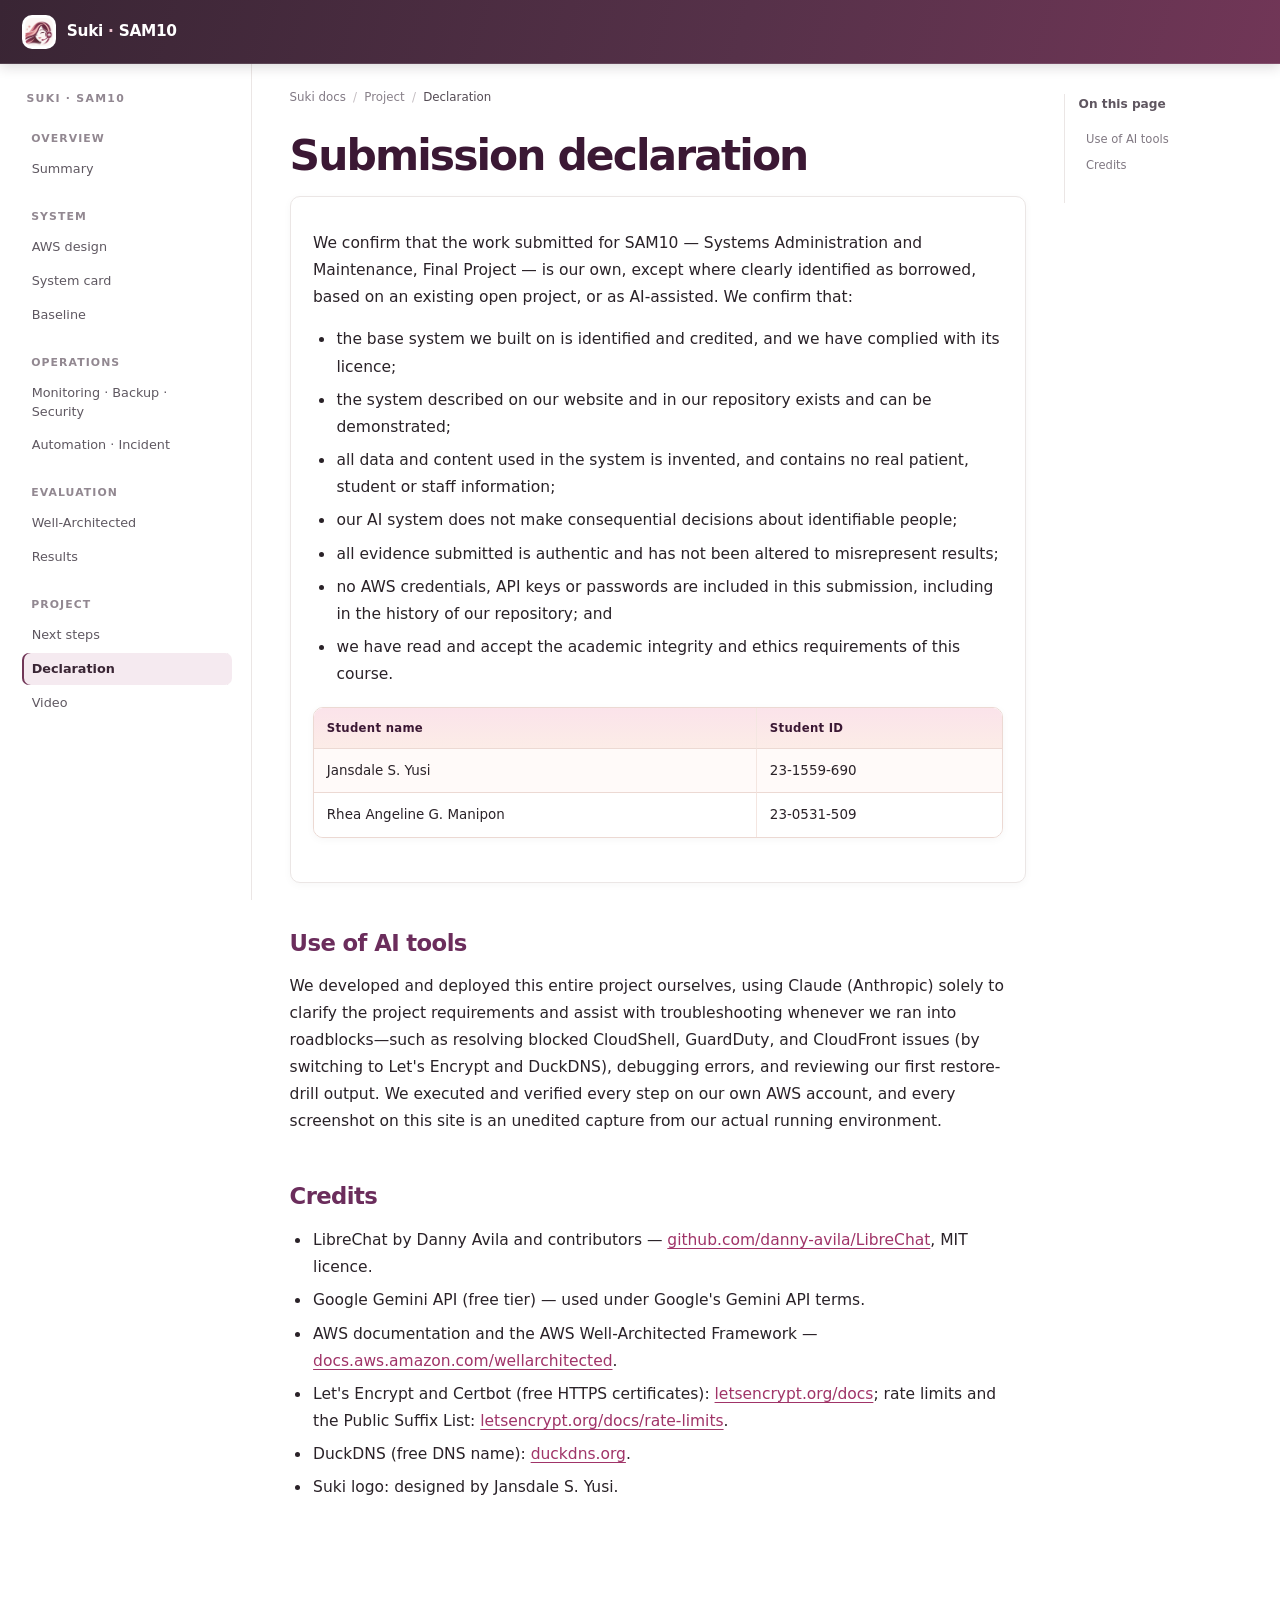
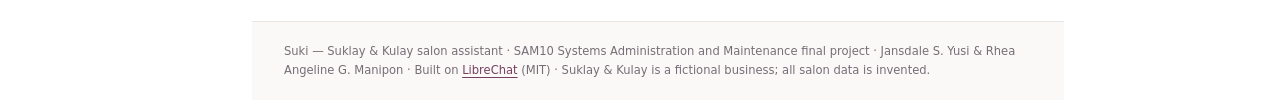
<file: docs/declaration.html>
<!doctype html>
<html lang="en">
<head>
<meta charset="utf-8">
<meta name="viewport" content="width=device-width,initial-scale=1">
<title>Submission declaration · Suki — SAM10 final project</title>
<link rel="icon" href="assets/logo.svg">
<link rel="stylesheet" href="assets/site.css">
</head>
<body>
<header class="site"><div class="wrap">
<a class="brand" href="index.html"><img src="assets/logo.svg" alt="">Suki · SAM10</a>
<nav class="pages"><a href="index.html">Summary</a><a href="infrastructure.html">AWS design</a><a href="system.html">System card</a><a href="baseline.html">Baseline</a><a href="well-architected.html">Well-Architected</a><a href="operations.html">Monitoring · Backup · Security</a><a href="automation-incident.html">Automation · Incident</a><a href="results.html">Results</a><a href="next-steps.html">Next steps</a><a href="declaration.html" class=on>Declaration</a><a href="video.html">Video</a></nav>
</div></header>
<main class="wrap">

<h1>Submission declaration</h1>
<div class="card">
<p>We confirm that the work submitted for SAM10 — Systems Administration and Maintenance, Final Project — is our own, except where
clearly identified as borrowed, based on an existing open project, or as AI-assisted. We confirm that:</p>
<ul>
  <li>the base system we built on is identified and credited, and we have complied with its licence;</li>
  <li>the system described on our website and in our repository exists and can be demonstrated;</li>
  <li>all data and content used in the system is invented, and contains no real patient, student or staff information;</li>
  <li>our AI system does not make consequential decisions about identifiable people;</li>
  <li>all evidence submitted is authentic and has not been altered to misrepresent results;</li>
  <li>no AWS credentials, API keys or passwords are included in this submission, including in the history of our repository; and</li>
  <li>we have read and accept the academic integrity and ethics requirements of this course.</li>
</ul>
<table>
  <tr><th>Student name</th><th>Student ID</th></tr>
  <tr><td>Jansdale S. Yusi</td><td>23-1559-690</td></tr>
  <tr><td>Rhea Angeline G. Manipon</td><td>23-0531-509</td></tr>
</table>
</div>

<h2>Use of AI tools</h2>
<p>We developed and deployed this entire project ourselves, using Claude (Anthropic) solely to clarify the project requirements and assist with troubleshooting whenever we ran into roadblocks—such as resolving blocked CloudShell, GuardDuty, and CloudFront issues (by switching to Let's Encrypt and DuckDNS), debugging errors, and reviewing our first restore-drill output. We executed and verified every step on our own AWS account, and every screenshot on this site is an unedited capture from our actual running environment.</p>

<h2>Credits</h2>
<ul>
  <li>LibreChat by Danny Avila and contributors — <a href="https://github.com/danny-avila/LibreChat">github.com/danny-avila/LibreChat</a>, MIT licence.</li>
  <li>Google Gemini API (free tier) — used under Google's Gemini API terms.</li>
  <li>AWS documentation and the AWS Well-Architected Framework — <a href="https://docs.aws.amazon.com/wellarchitected/">docs.aws.amazon.com/wellarchitected</a>.</li>
  <li>Let's Encrypt and Certbot (free HTTPS certificates): <a href="https://letsencrypt.org/docs/">letsencrypt.org/docs</a>; rate limits and the Public Suffix List: <a href="https://letsencrypt.org/docs/rate-limits/">letsencrypt.org/docs/rate-limits</a>.</li>
  <li>DuckDNS (free DNS name): <a href="https://www.duckdns.org/">duckdns.org</a>.</li>
  <li>Suki logo: designed by Jansdale S. Yusi.</li>
</ul>

</main>
<footer class="site">Suki — Suklay &amp; Kulay salon assistant · SAM10 Systems Administration and Maintenance final project ·
Jansdale S. Yusi &amp; Rhea Angeline G. Manipon · Built on <a href="https://github.com/danny-avila/LibreChat">LibreChat</a> (MIT) ·
Suklay &amp; Kulay is a fictional business; all salon data is invented.</footer>
<script src="assets/site.js"></script>
</body>
</html>
</file>
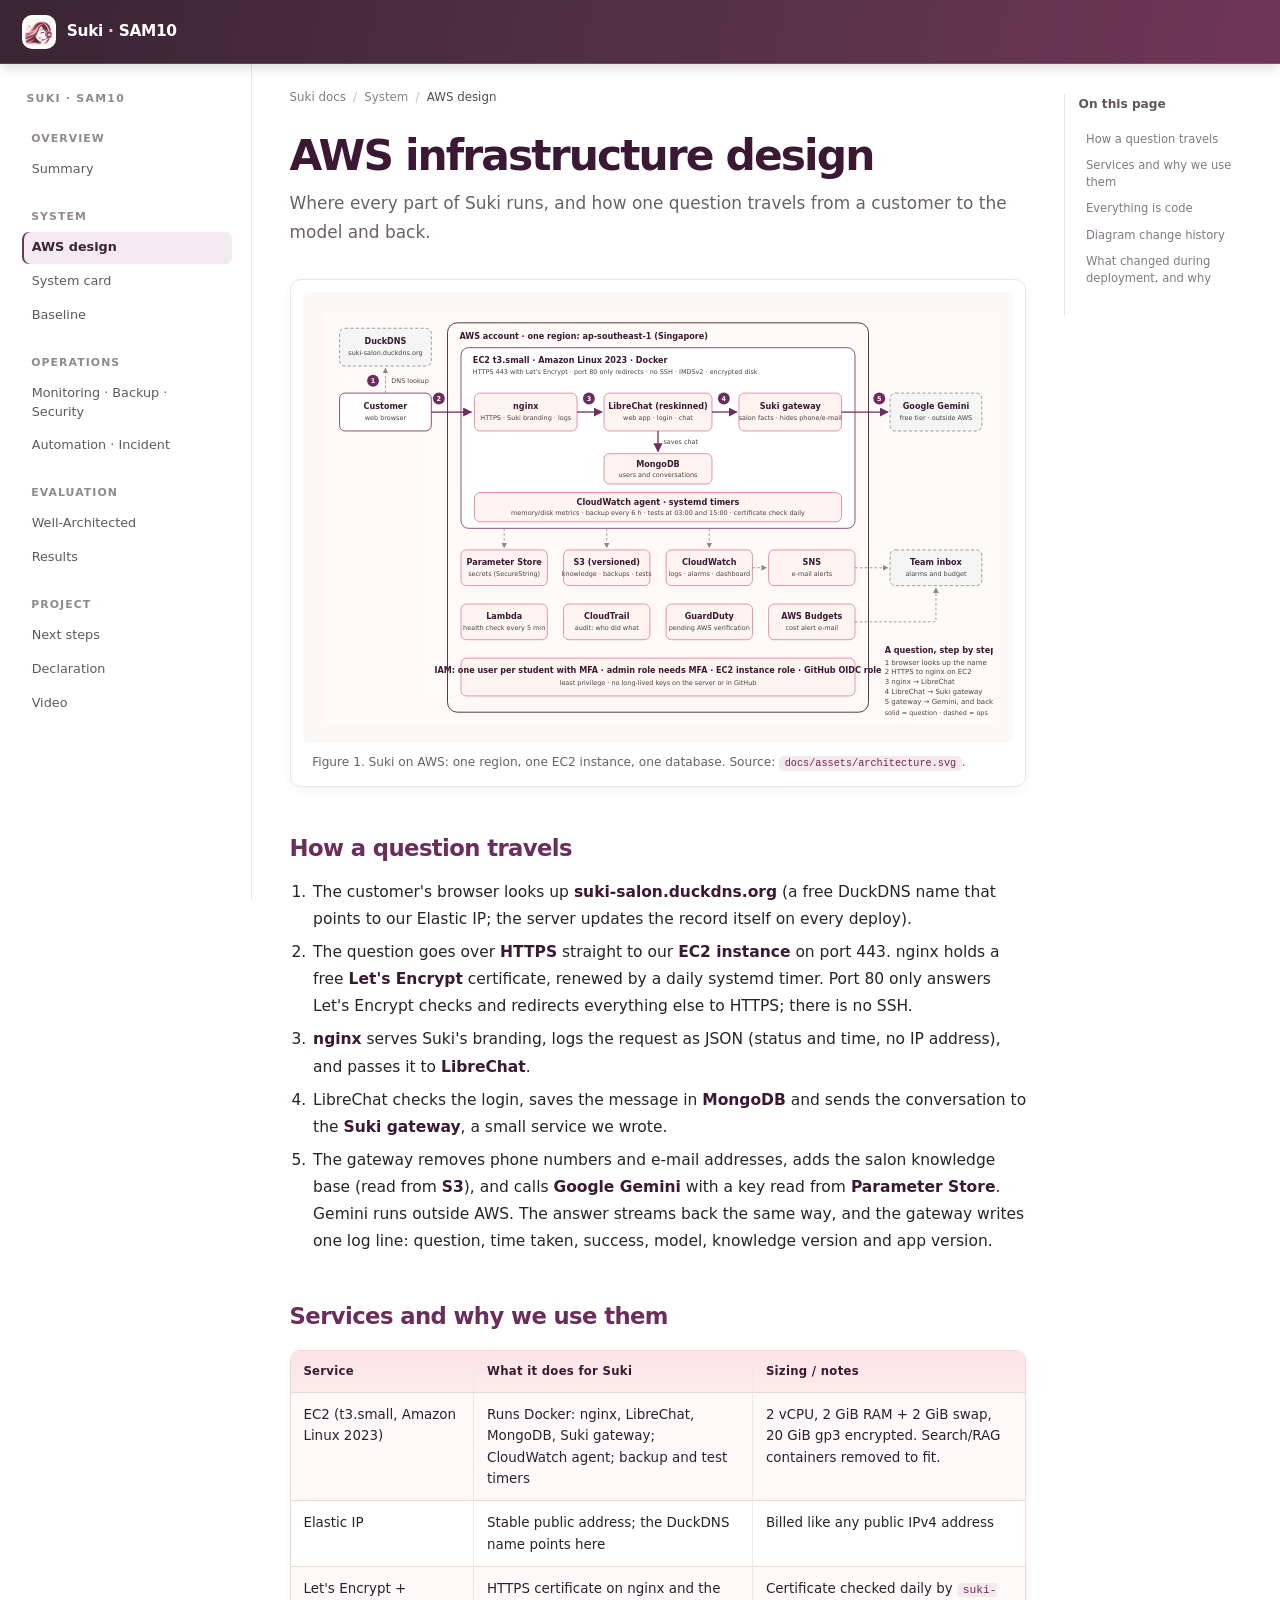
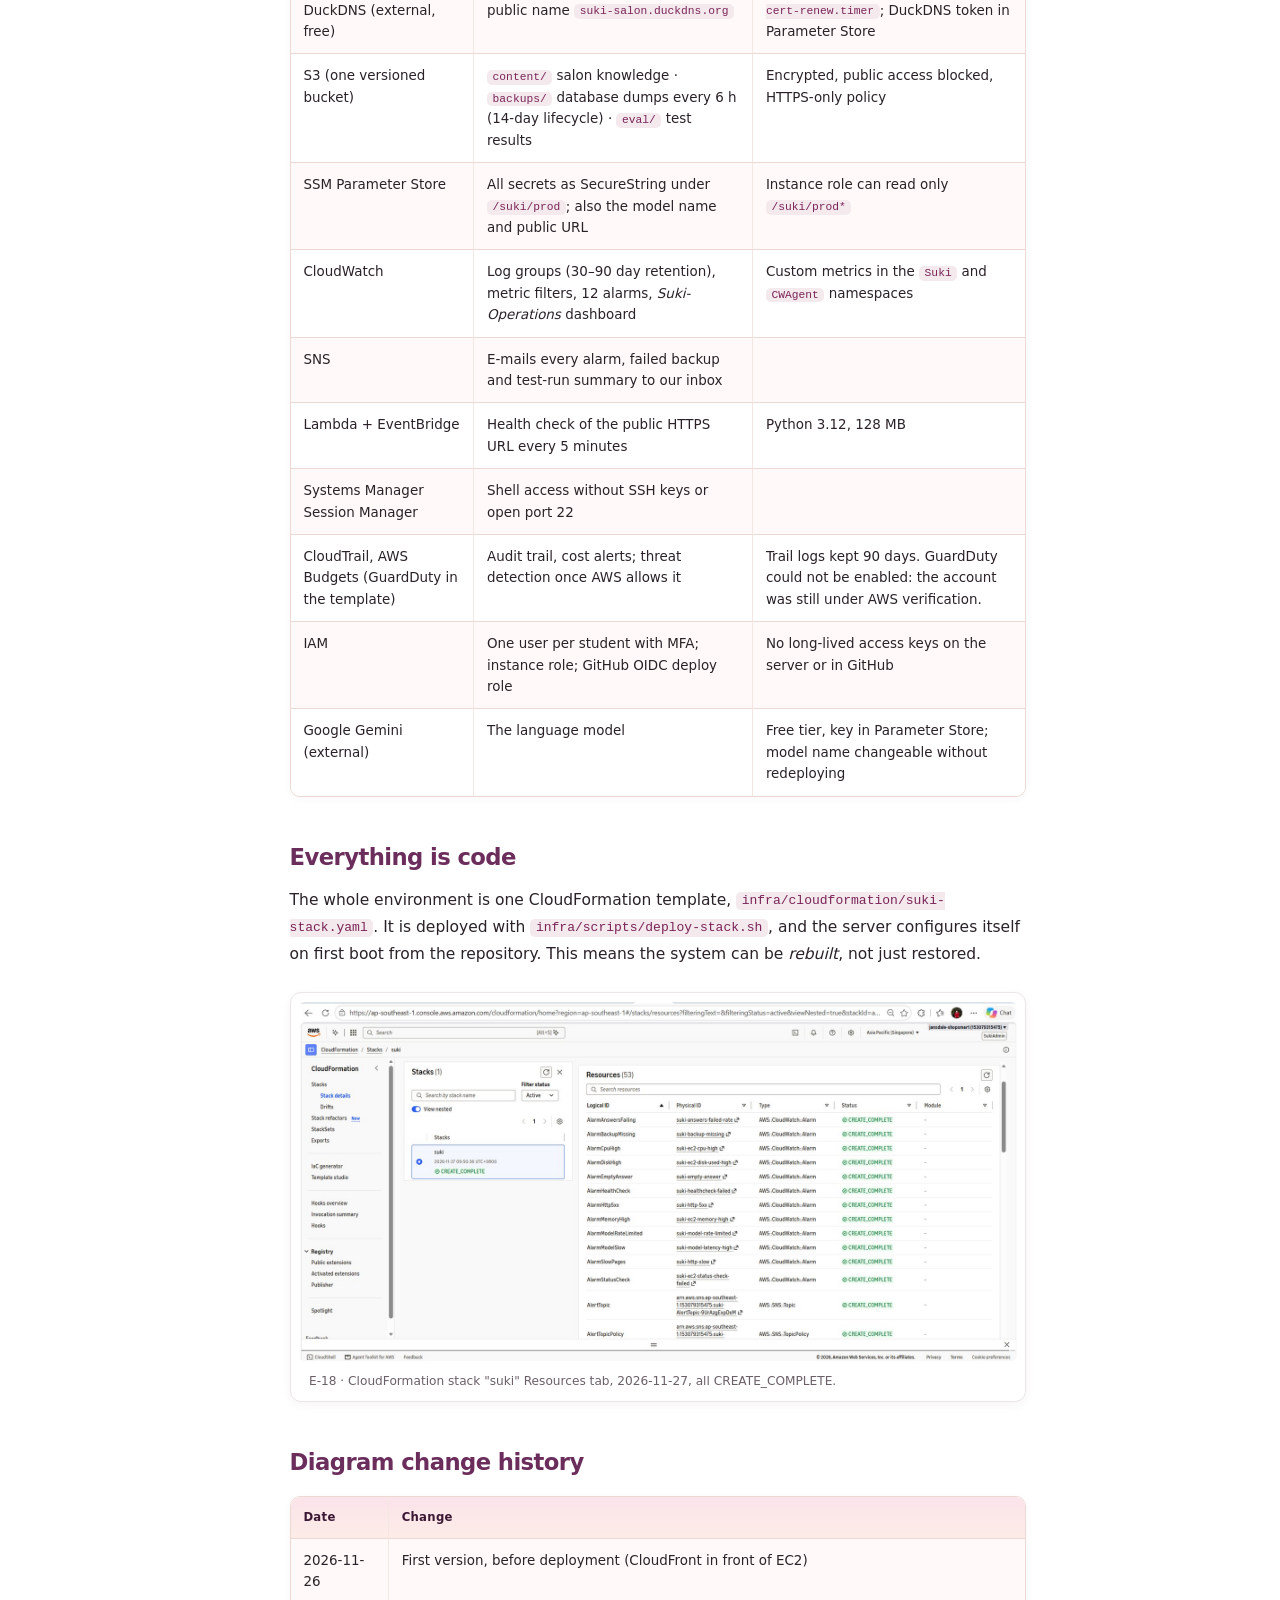
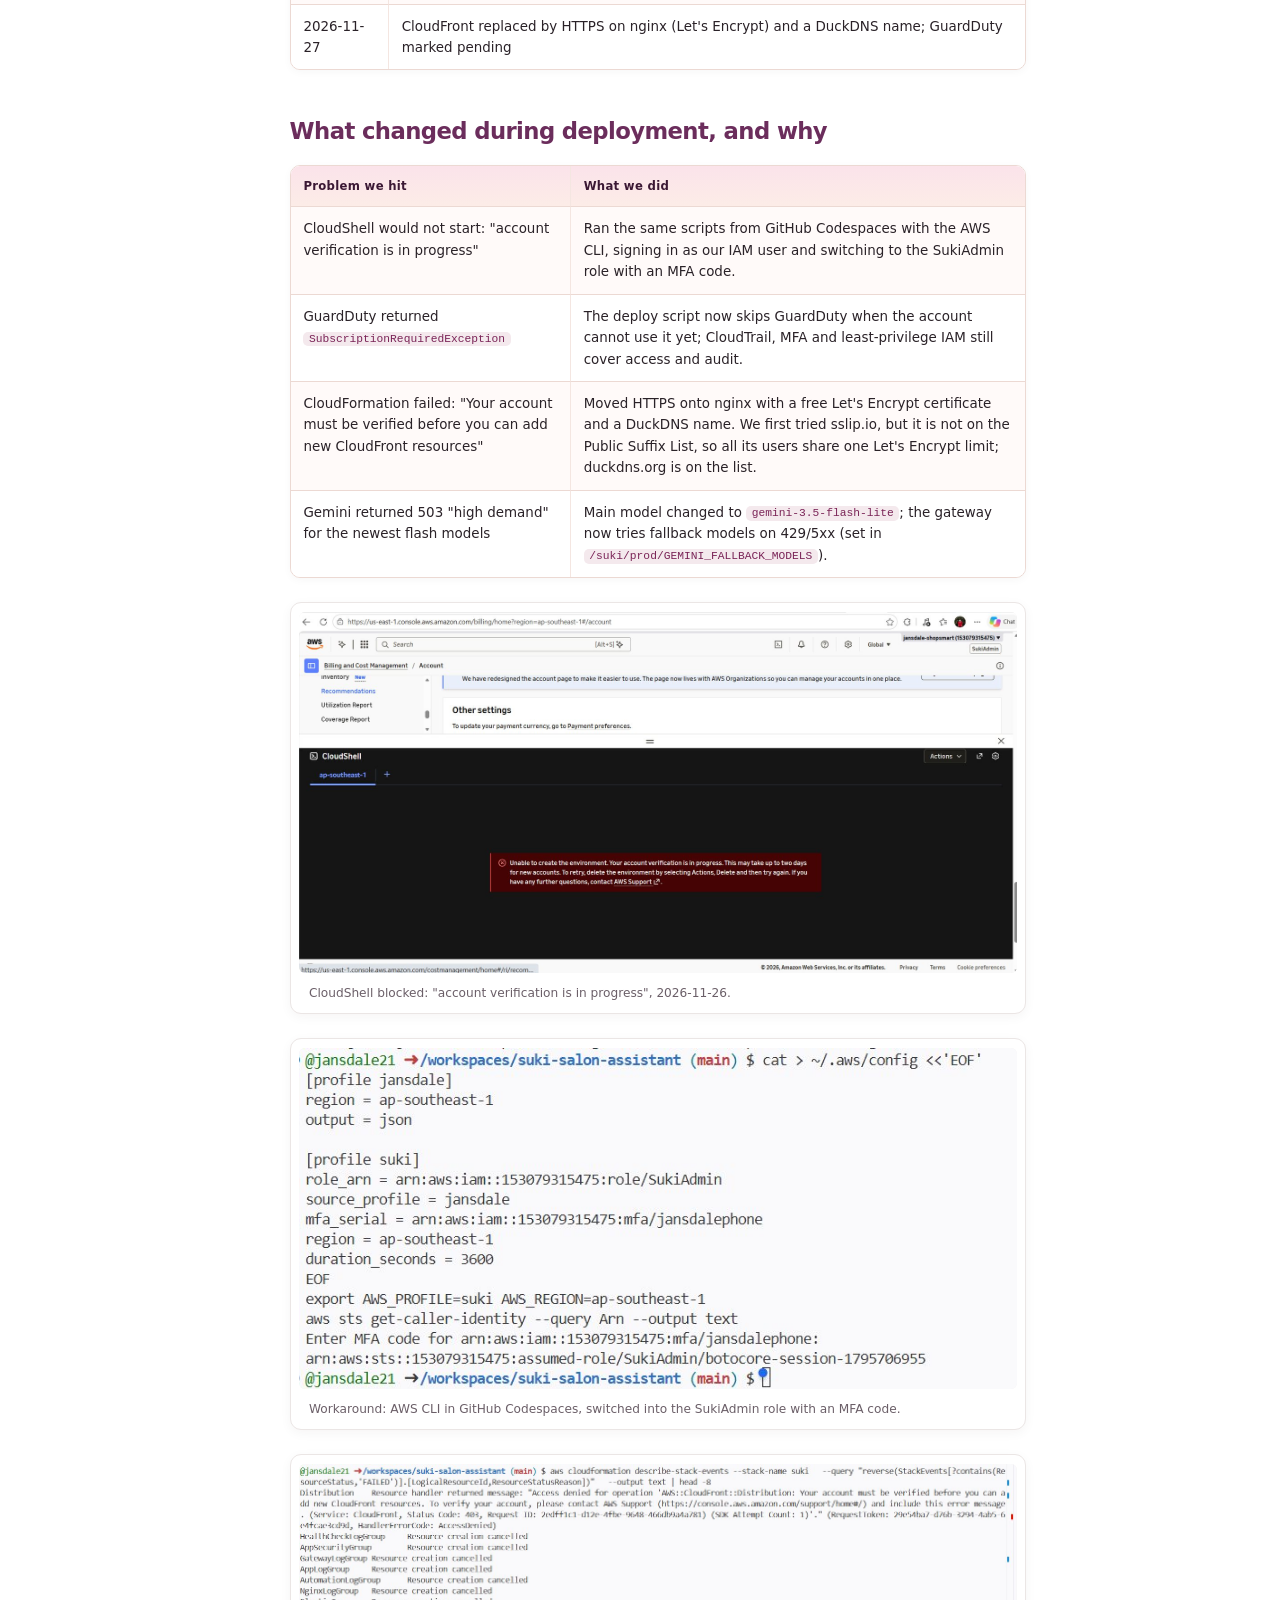
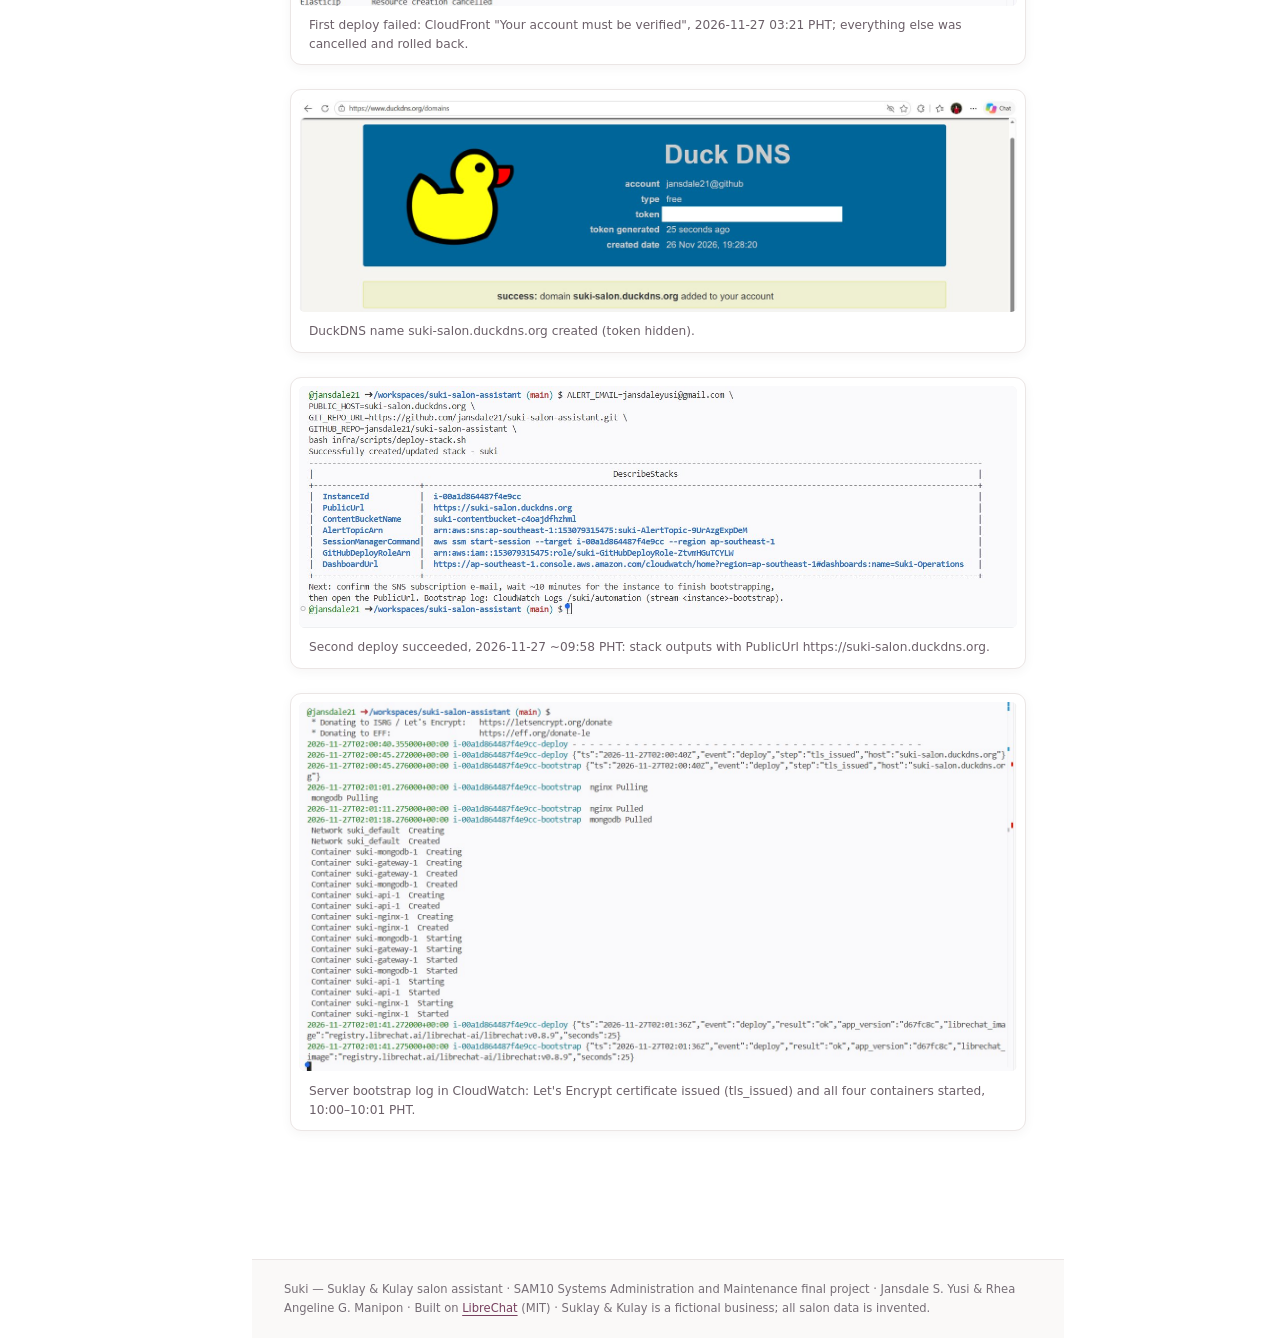
<file: docs/infrastructure.html>
<!doctype html>
<html lang="en">
<head>
<meta charset="utf-8">
<meta name="viewport" content="width=device-width,initial-scale=1">
<title>AWS infrastructure design · Suki — SAM10 final project</title>
<link rel="icon" href="assets/logo.svg">
<link rel="stylesheet" href="assets/site.css">
</head>
<body>
<header class="site"><div class="wrap">
<a class="brand" href="index.html"><img src="assets/logo.svg" alt="">Suki · SAM10</a>
<nav class="pages"><a href="index.html">Summary</a><a href="infrastructure.html" class=on>AWS design</a><a href="system.html">System card</a><a href="baseline.html">Baseline</a><a href="well-architected.html">Well-Architected</a><a href="operations.html">Monitoring · Backup · Security</a><a href="automation-incident.html">Automation · Incident</a><a href="results.html">Results</a><a href="next-steps.html">Next steps</a><a href="declaration.html">Declaration</a><a href="video.html">Video</a></nav>
</div></header>
<main class="wrap">

<h1>AWS infrastructure design</h1>
<p class="lead">Where every part of Suki runs, and how one question travels from a customer to the model and back.</p>
<figure>
  <img src="assets/architecture.svg" alt="Architecture diagram of Suki on AWS">
  <figcaption>Figure 1. Suki on AWS: one region, one EC2 instance, one database. Source: <code>docs/assets/architecture.svg</code>.</figcaption>
</figure>

<h2>How a question travels</h2>
<ol>
  <li>The customer's browser looks up <strong>suki-salon.duckdns.org</strong> (a free DuckDNS name that points to our Elastic IP; the server updates the record itself on every deploy).</li>
  <li>The question goes over <strong>HTTPS</strong> straight to our <strong>EC2 instance</strong> on port 443. nginx holds a free <strong>Let's Encrypt</strong> certificate, renewed by a daily systemd timer. Port 80 only answers Let's Encrypt checks and redirects everything else to HTTPS; there is no SSH.</li>
  <li><strong>nginx</strong> serves Suki's branding, logs the request as JSON (status and time, no IP address), and passes it to <strong>LibreChat</strong>.</li>
  <li>LibreChat checks the login, saves the message in <strong>MongoDB</strong> and sends the conversation to the <strong>Suki gateway</strong>, a small service we wrote.</li>
  <li>The gateway removes phone numbers and e-mail addresses, adds the salon knowledge base (read from <strong>S3</strong>), and calls <strong>Google Gemini</strong> with a key read from <strong>Parameter Store</strong>. Gemini runs outside AWS. The answer streams back the same way, and the gateway writes one log line: question, time taken, success, model, knowledge version and app version.</li>
</ol>

<h2>Services and why we use them</h2>
<table>
  <tr><th>Service</th><th>What it does for Suki</th><th>Sizing / notes</th></tr>
  <tr><td>EC2 (t3.small, Amazon Linux 2023)</td><td>Runs Docker: nginx, LibreChat, MongoDB, Suki gateway; CloudWatch agent; backup and test timers</td><td>2 vCPU, 2 GiB RAM + 2 GiB swap, 20 GiB gp3 encrypted. Search/RAG containers removed to fit.</td></tr>
  <tr><td>Elastic IP</td><td>Stable public address; the DuckDNS name points here</td><td>Billed like any public IPv4 address</td></tr>
  <tr><td>Let's Encrypt + DuckDNS (external, free)</td><td>HTTPS certificate on nginx and the public name <code>suki-salon.duckdns.org</code></td><td>Certificate checked daily by <code>suki-cert-renew.timer</code>; DuckDNS token in Parameter Store</td></tr>
  <tr><td>S3 (one versioned bucket)</td><td><code>content/</code> salon knowledge · <code>backups/</code> database dumps every 6 h (14-day lifecycle) · <code>eval/</code> test results</td><td>Encrypted, public access blocked, HTTPS-only policy</td></tr>
  <tr><td>SSM Parameter Store</td><td>All secrets as SecureString under <code>/suki/prod</code>; also the model name and public URL</td><td>Instance role can read only <code>/suki/prod*</code></td></tr>
  <tr><td>CloudWatch</td><td>Log groups (30–90 day retention), metric filters, 12 alarms, <em>Suki-Operations</em> dashboard</td><td>Custom metrics in the <code>Suki</code> and <code>CWAgent</code> namespaces</td></tr>
  <tr><td>SNS</td><td>E-mails every alarm, failed backup and test-run summary to our inbox</td><td></td></tr>
  <tr><td>Lambda + EventBridge</td><td>Health check of the public HTTPS URL every 5 minutes</td><td>Python 3.12, 128 MB</td></tr>
  <tr><td>Systems Manager Session Manager</td><td>Shell access without SSH keys or open port 22</td><td></td></tr>
  <tr><td>CloudTrail, AWS Budgets (GuardDuty in the template)</td><td>Audit trail, cost alerts; threat detection once AWS allows it</td><td>Trail logs kept 90 days. GuardDuty could not be enabled: the account was still under AWS verification.</td></tr>
  <tr><td>IAM</td><td>One user per student with MFA; instance role; GitHub OIDC deploy role</td><td>No long-lived access keys on the server or in GitHub</td></tr>
  <tr><td>Google Gemini (external)</td><td>The language model</td><td>Free tier, key in Parameter Store; model name changeable without redeploying</td></tr>
</table>

<h2>Everything is code</h2>
<p>The whole environment is one CloudFormation template, <code>infra/cloudformation/suki-stack.yaml</code>. It is deployed with
<code>infra/scripts/deploy-stack.sh</code>, and the server configures itself on first boot from the repository. This means
the system can be <em>rebuilt</em>, not just restored.</p>
<figure><a href="evidence/E-18_stack-resources.jpg"><img src="evidence/E-18_stack-resources.jpg" alt="E-18 · CloudFormation stack "suki" Resources tab, 2026-11-27, all CREATE_COMPLETE." loading="lazy"></a><figcaption>E-18 · CloudFormation stack "suki" Resources tab, 2026-11-27, all CREATE_COMPLETE.</figcaption></figure>

<h2>Diagram change history</h2>
<table><tr><th>Date</th><th>Change</th></tr>
<tr><td>2026-11-26</td><td>First version, before deployment (CloudFront in front of EC2)</td></tr>
<tr><td>2026-11-27</td><td>CloudFront replaced by HTTPS on nginx (Let's Encrypt) and a DuckDNS name; GuardDuty marked pending</td></tr></table>

<h2>What changed during deployment, and why</h2>
<table><tr><th>Problem we hit</th><th>What we did</th></tr>
<tr><td>CloudShell would not start: "account verification is in progress"</td><td>Ran the same scripts from GitHub Codespaces with the AWS CLI, signing in as our IAM user and switching to the SukiAdmin role with an MFA code.</td></tr>
<tr><td>GuardDuty returned <code>SubscriptionRequiredException</code></td><td>The deploy script now skips GuardDuty when the account cannot use it yet; CloudTrail, MFA and least-privilege IAM still cover access and audit.</td></tr>
<tr><td>CloudFormation failed: "Your account must be verified before you can add new CloudFront resources"</td><td>Moved HTTPS onto nginx with a free Let's Encrypt certificate and a DuckDNS name. We first tried sslip.io, but it is not on the Public Suffix List, so all its users share one Let's Encrypt limit; duckdns.org is on the list.</td></tr>
<tr><td>Gemini returned 503 "high demand" for the newest flash models</td><td>Main model changed to <code>gemini-3.5-flash-lite</code>; the gateway now tries fallback models on 429/5xx (set in <code>/suki/prod/GEMINI_FALLBACK_MODELS</code>).</td></tr>
</table>
<figure><a href="evidence/P3_cloudshell-blocked.jpg"><img src="evidence/P3_cloudshell-blocked.jpg" alt="CloudShell blocked: "account verification is in progress", 2026-11-26." loading="lazy"></a><figcaption>CloudShell blocked: "account verification is in progress", 2026-11-26.</figcaption></figure><figure><a href="evidence/P3_cli-assumed-sukiadmin.jpg"><img src="evidence/P3_cli-assumed-sukiadmin.jpg" alt="Workaround: AWS CLI in GitHub Codespaces, switched into the SukiAdmin role with an MFA code." loading="lazy"></a><figcaption>Workaround: AWS CLI in GitHub Codespaces, switched into the SukiAdmin role with an MFA code.</figcaption></figure><figure><a href="evidence/P3_cloudfront-blocked.jpg"><img src="evidence/P3_cloudfront-blocked.jpg" alt="First deploy failed: CloudFront "Your account must be verified", 2026-11-27 03:21 PHT; everything else was cancelled and rolled back." loading="lazy"></a><figcaption>First deploy failed: CloudFront "Your account must be verified", 2026-11-27 03:21 PHT; everything else was cancelled and rolled back.</figcaption></figure><figure><a href="evidence/P3_duckdns-domain.jpg"><img src="evidence/P3_duckdns-domain.jpg" alt="DuckDNS name suki-salon.duckdns.org created (token hidden)." loading="lazy"></a><figcaption>DuckDNS name suki-salon.duckdns.org created (token hidden).</figcaption></figure><figure><a href="evidence/P3_stack-outputs.jpg"><img src="evidence/P3_stack-outputs.jpg" alt="Second deploy succeeded, 2026-11-27 ~09:58 PHT: stack outputs with PublicUrl https://suki-salon.duckdns.org." loading="lazy"></a><figcaption>Second deploy succeeded, 2026-11-27 ~09:58 PHT: stack outputs with PublicUrl https://suki-salon.duckdns.org.</figcaption></figure><figure><a href="evidence/P3_server-install-done.jpg"><img src="evidence/P3_server-install-done.jpg" alt="Server bootstrap log in CloudWatch: Let's Encrypt certificate issued (tls_issued) and all four containers started, 10:00–10:01 PHT." loading="lazy"></a><figcaption>Server bootstrap log in CloudWatch: Let's Encrypt certificate issued (tls_issued) and all four containers started, 10:00–10:01 PHT.</figcaption></figure>
</main>
<footer class="site">Suki — Suklay &amp; Kulay salon assistant · SAM10 Systems Administration and Maintenance final project ·
Jansdale S. Yusi &amp; Rhea Angeline G. Manipon · Built on <a href="https://github.com/danny-avila/LibreChat">LibreChat</a> (MIT) ·
Suklay &amp; Kulay is a fictional business; all salon data is invented.</footer>
<script src="assets/site.js"></script>
</body>
</html>
</file>
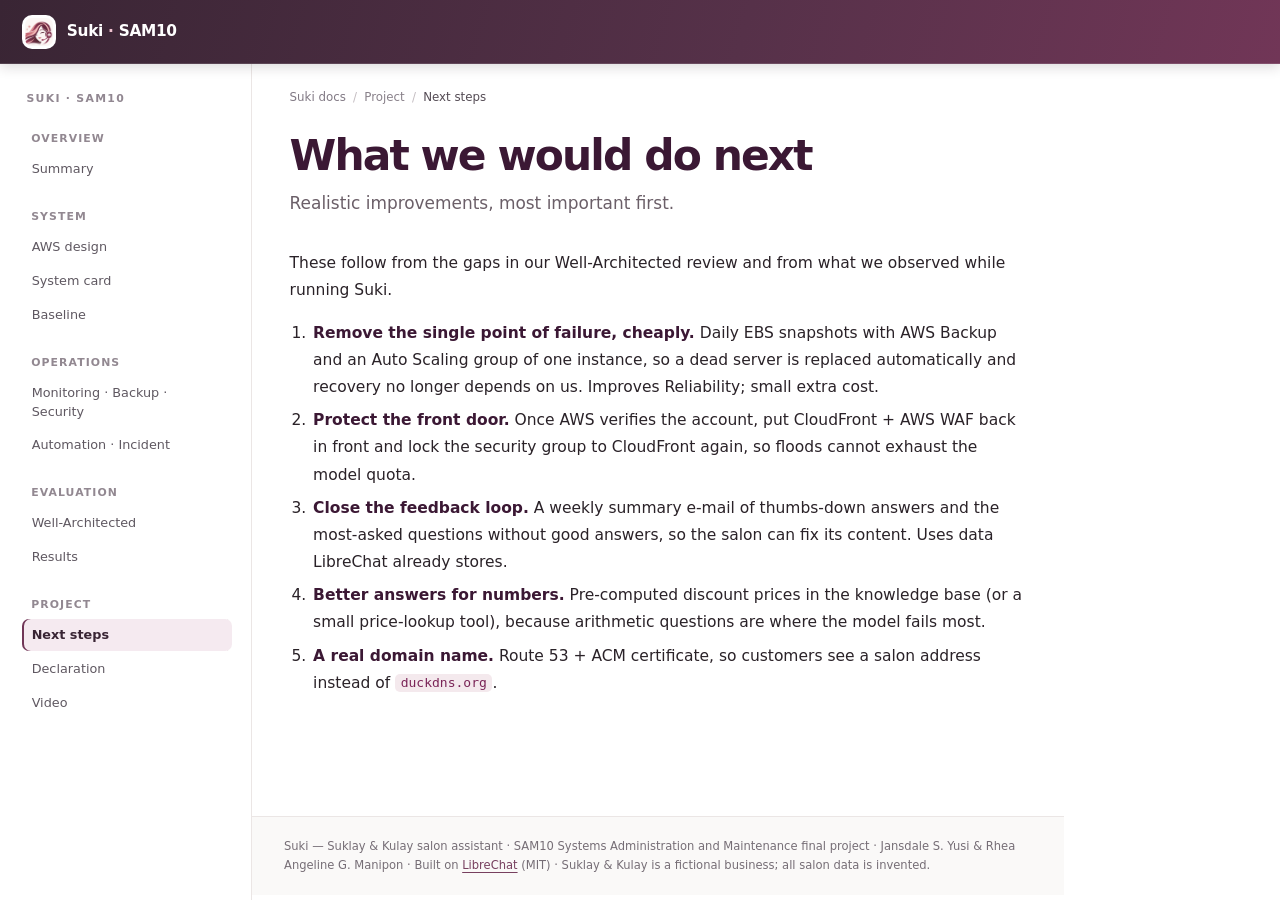
<file: docs/next-steps.html>
<!doctype html>
<html lang="en">
<head>
<meta charset="utf-8">
<meta name="viewport" content="width=device-width,initial-scale=1">
<title>What we would do next · Suki — SAM10 final project</title>
<link rel="icon" href="assets/logo.svg">
<link rel="stylesheet" href="assets/site.css">
</head>
<body>
<header class="site"><div class="wrap">
<a class="brand" href="index.html"><img src="assets/logo.svg" alt="">Suki · SAM10</a>
<nav class="pages"><a href="index.html">Summary</a><a href="infrastructure.html">AWS design</a><a href="system.html">System card</a><a href="baseline.html">Baseline</a><a href="well-architected.html">Well-Architected</a><a href="operations.html">Monitoring · Backup · Security</a><a href="automation-incident.html">Automation · Incident</a><a href="results.html">Results</a><a href="next-steps.html" class=on>Next steps</a><a href="declaration.html">Declaration</a><a href="video.html">Video</a></nav>
</div></header>
<main class="wrap">

<h1>What we would do next</h1>
<p class="lead">Realistic improvements, most important first.</p>
<div>These follow from the gaps in our Well-Architected review and from what we observed while running Suki.</div>
<ol>
  <li><strong>Remove the single point of failure, cheaply.</strong> Daily EBS snapshots with AWS Backup and an Auto Scaling group of one instance, so a dead server is replaced automatically and recovery no longer depends on us. Improves Reliability; small extra cost.</li>
  <li><strong>Protect the front door.</strong> Once AWS verifies the account, put CloudFront + AWS WAF back in front and lock the security group to CloudFront again, so floods cannot exhaust the model quota.</li>
  <li><strong>Close the feedback loop.</strong> A weekly summary e-mail of thumbs-down answers and the most-asked questions without good answers, so the salon can fix its content. Uses data LibreChat already stores.</li>
  <li><strong>Better answers for numbers.</strong> Pre-computed discount prices in the knowledge base (or a small price-lookup tool), because arithmetic questions are where the model fails most.</li>
  <li><strong>A real domain name.</strong> Route 53 + ACM certificate, so customers see a salon address instead of <code>duckdns.org</code>.</li>
</ol>

</main>
<footer class="site">Suki — Suklay &amp; Kulay salon assistant · SAM10 Systems Administration and Maintenance final project ·
Jansdale S. Yusi &amp; Rhea Angeline G. Manipon · Built on <a href="https://github.com/danny-avila/LibreChat">LibreChat</a> (MIT) ·
Suklay &amp; Kulay is a fictional business; all salon data is invented.</footer>
<script src="assets/site.js"></script>
</body>
</html>
</file>
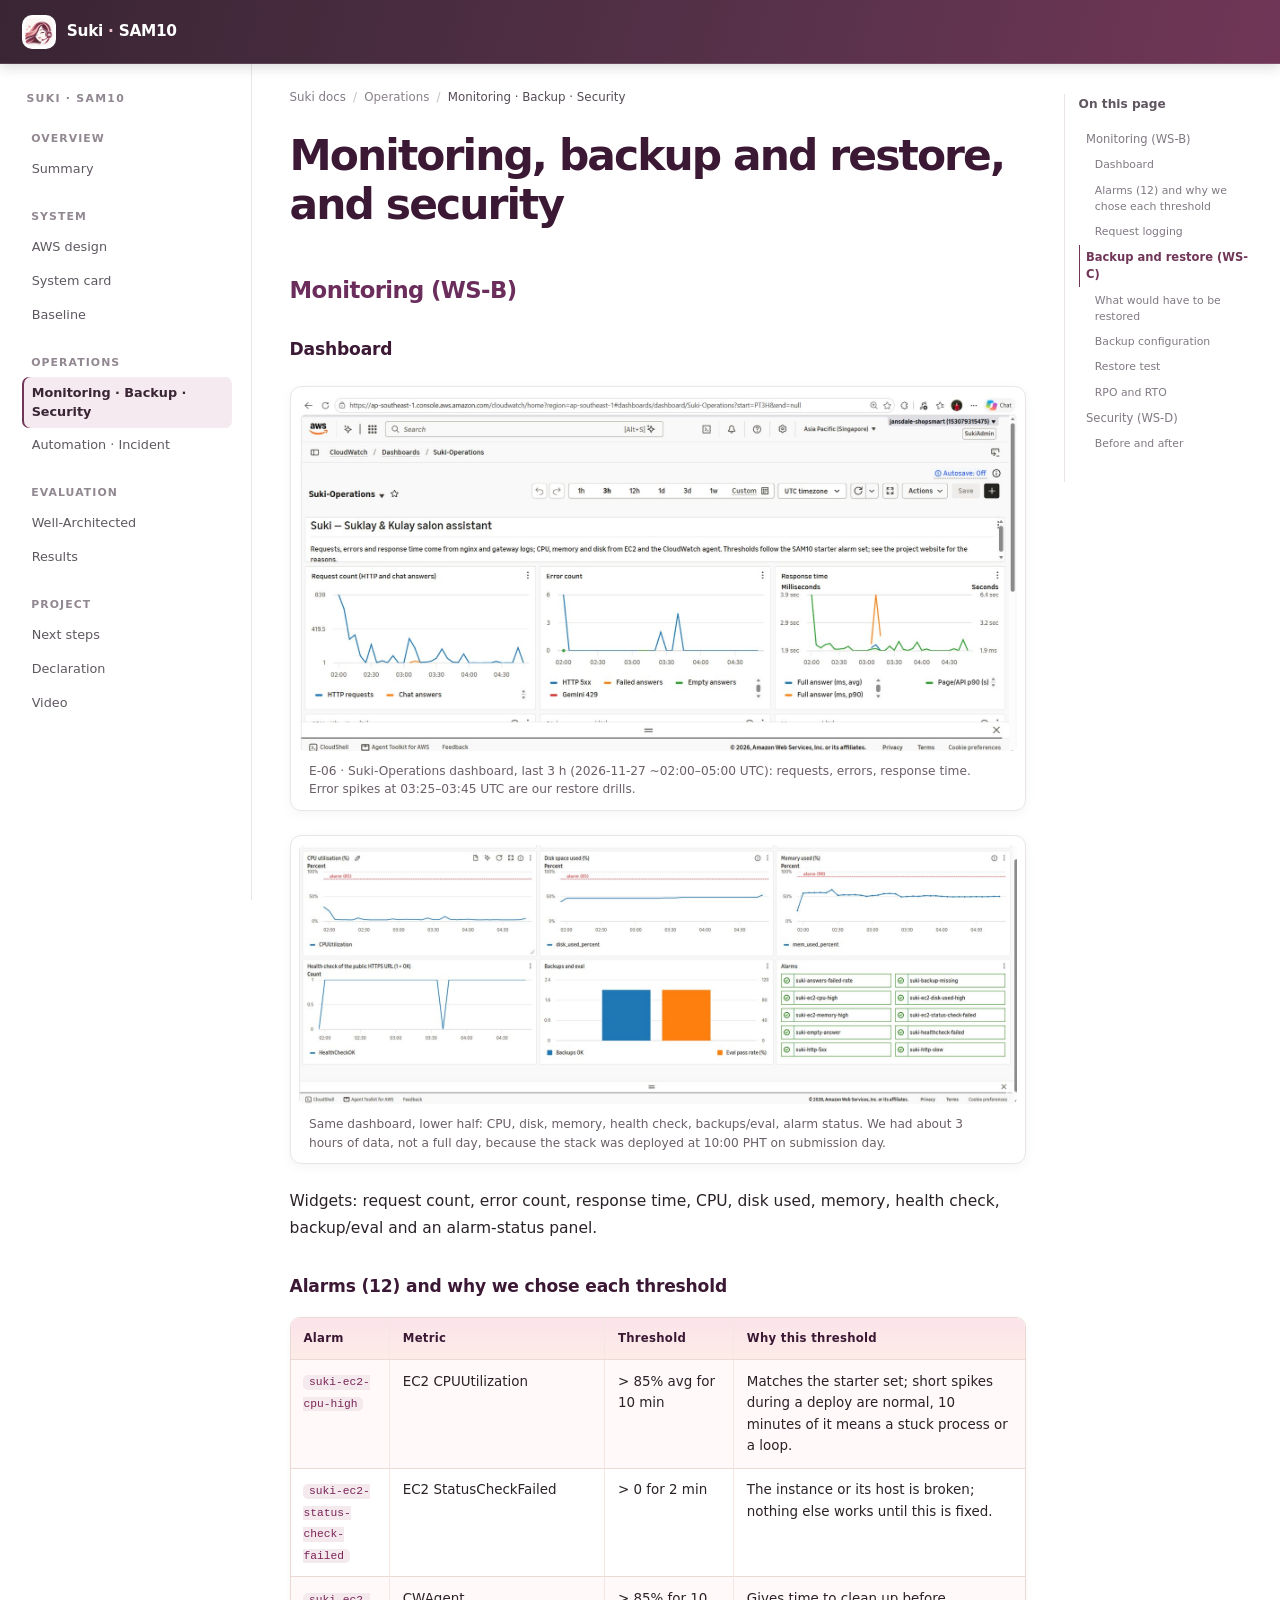
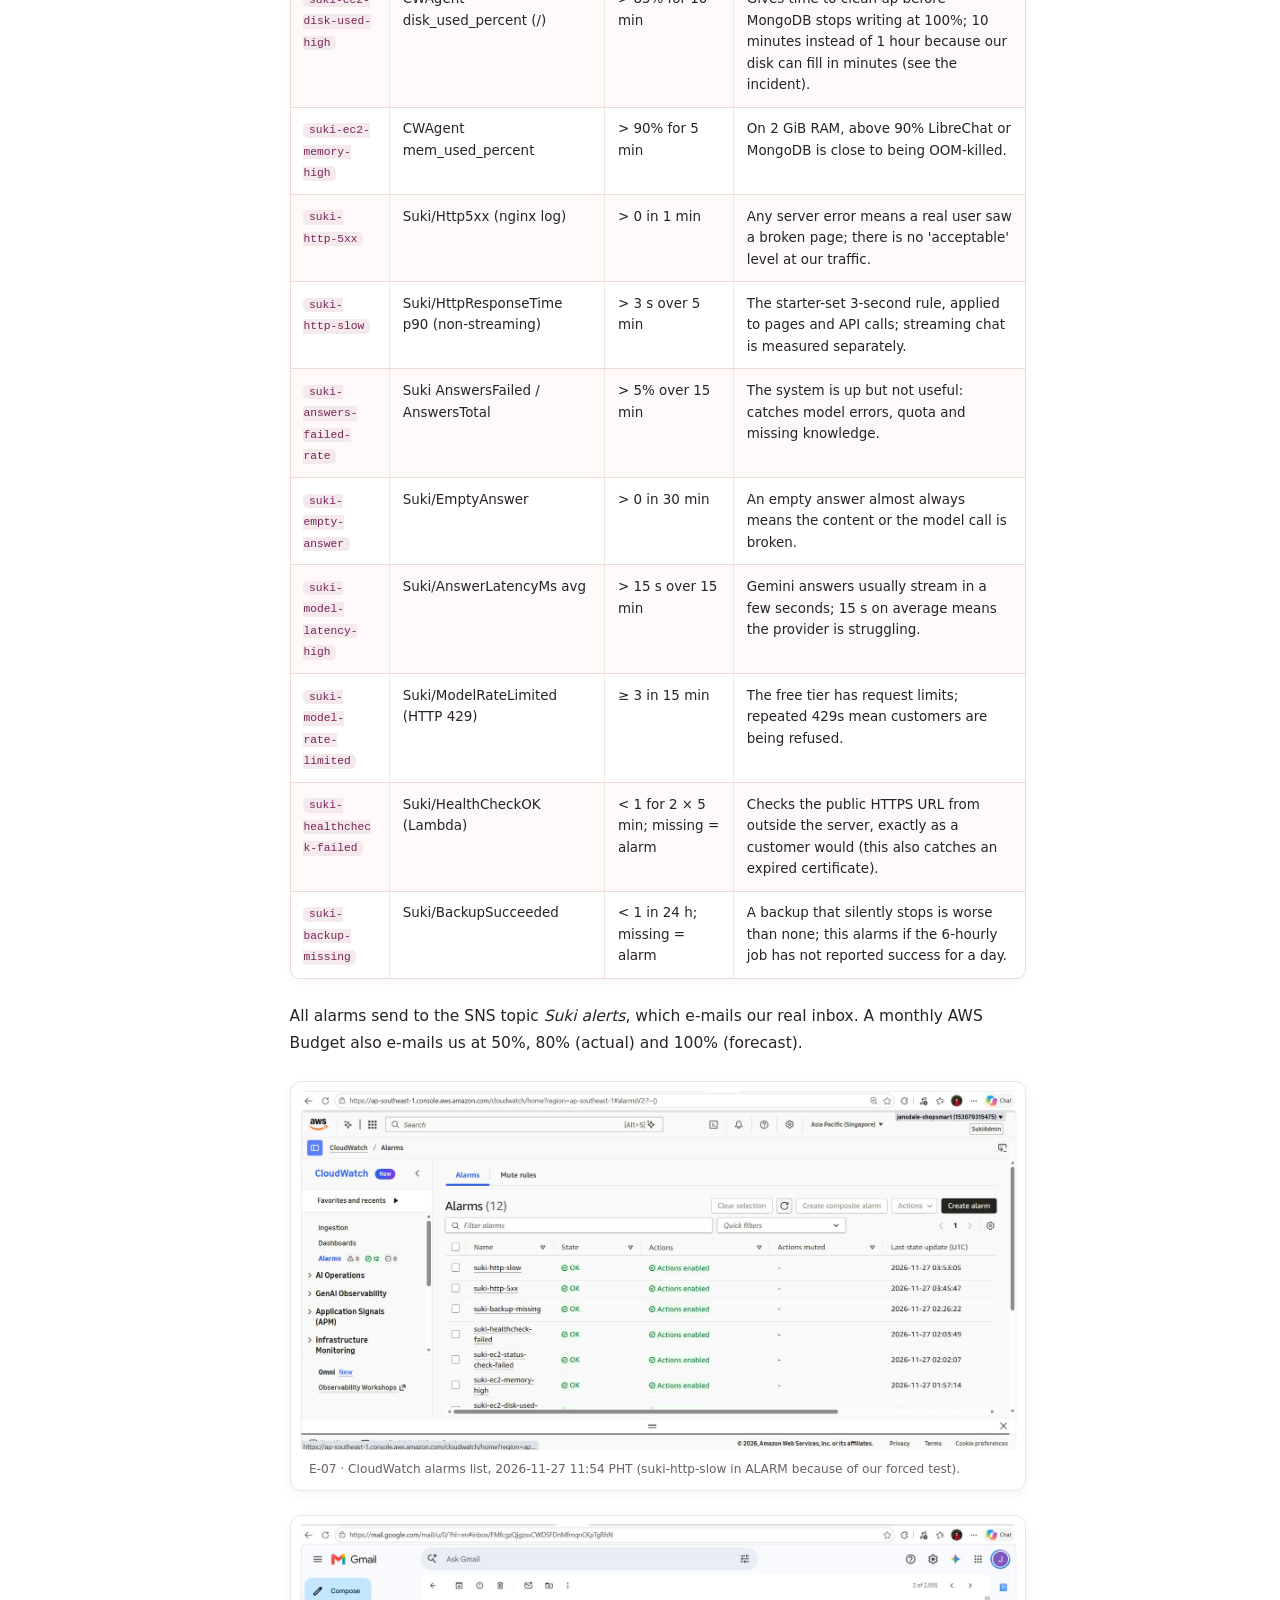
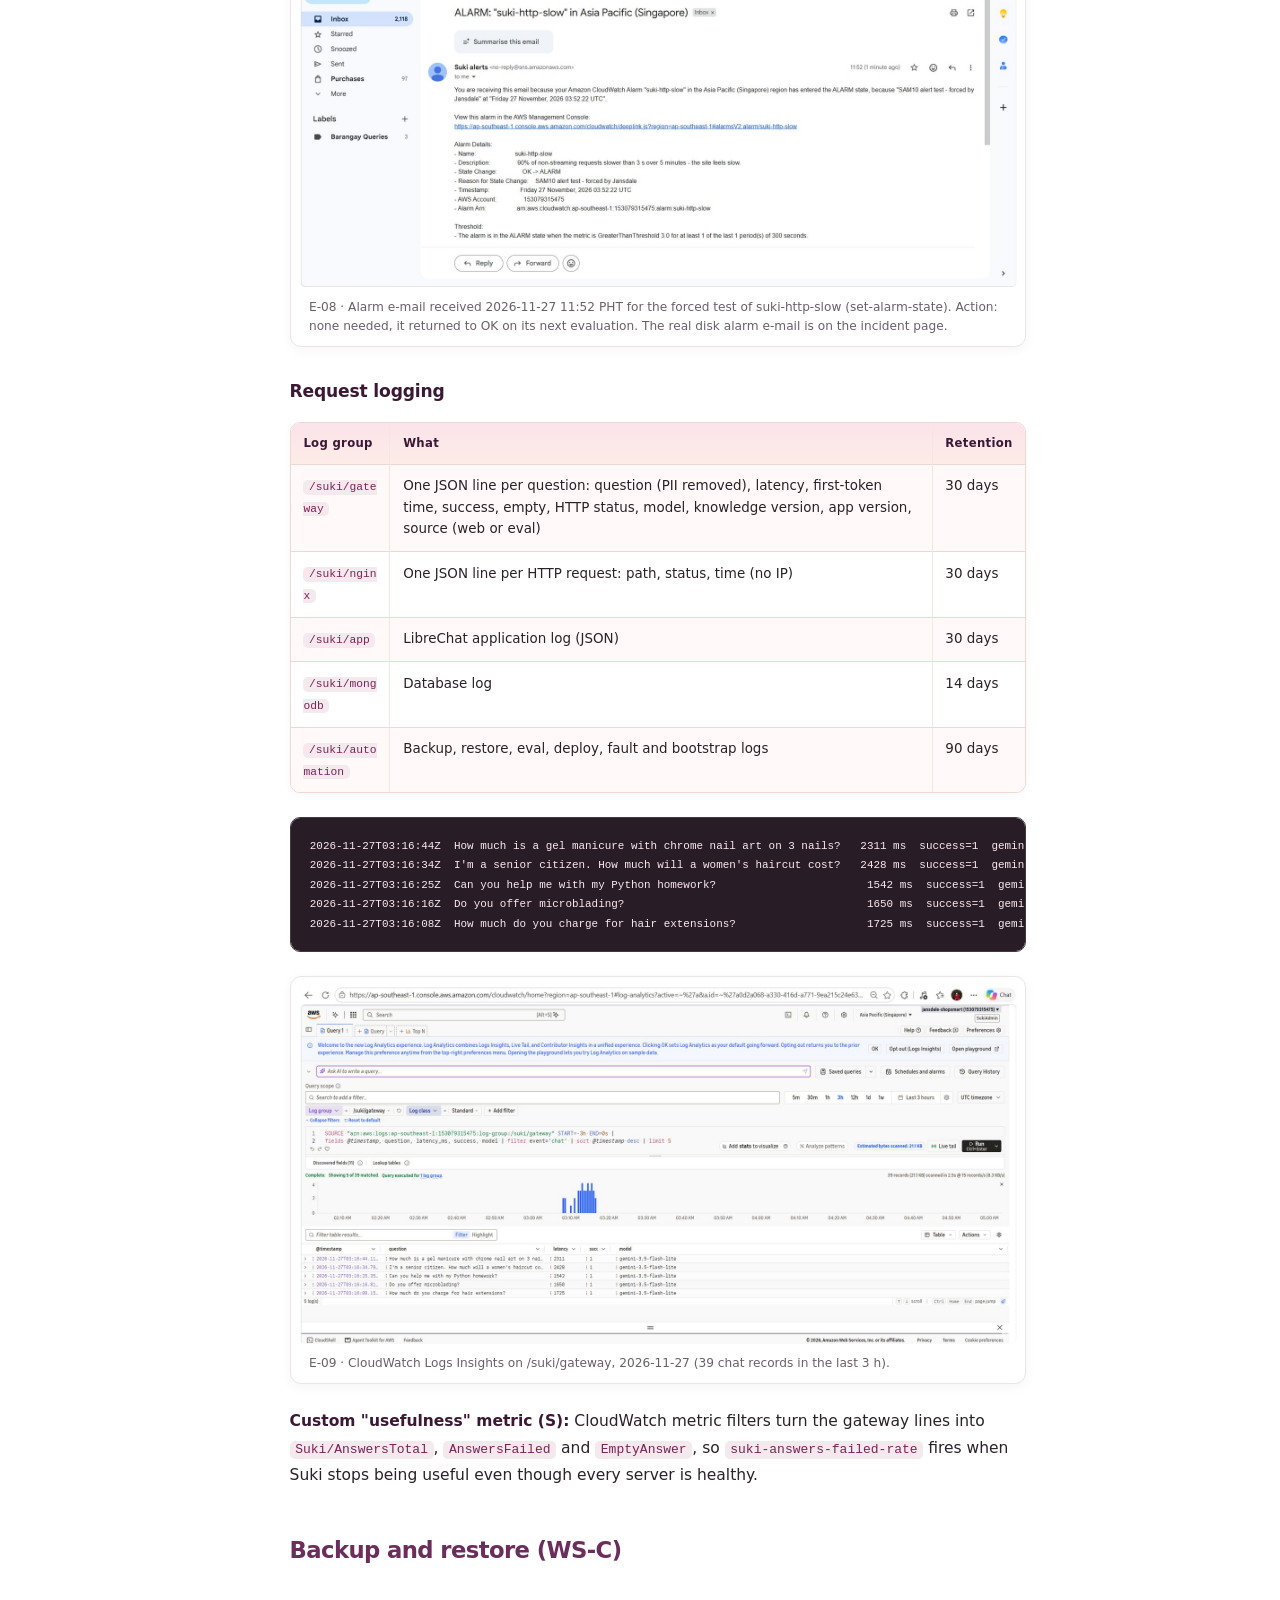
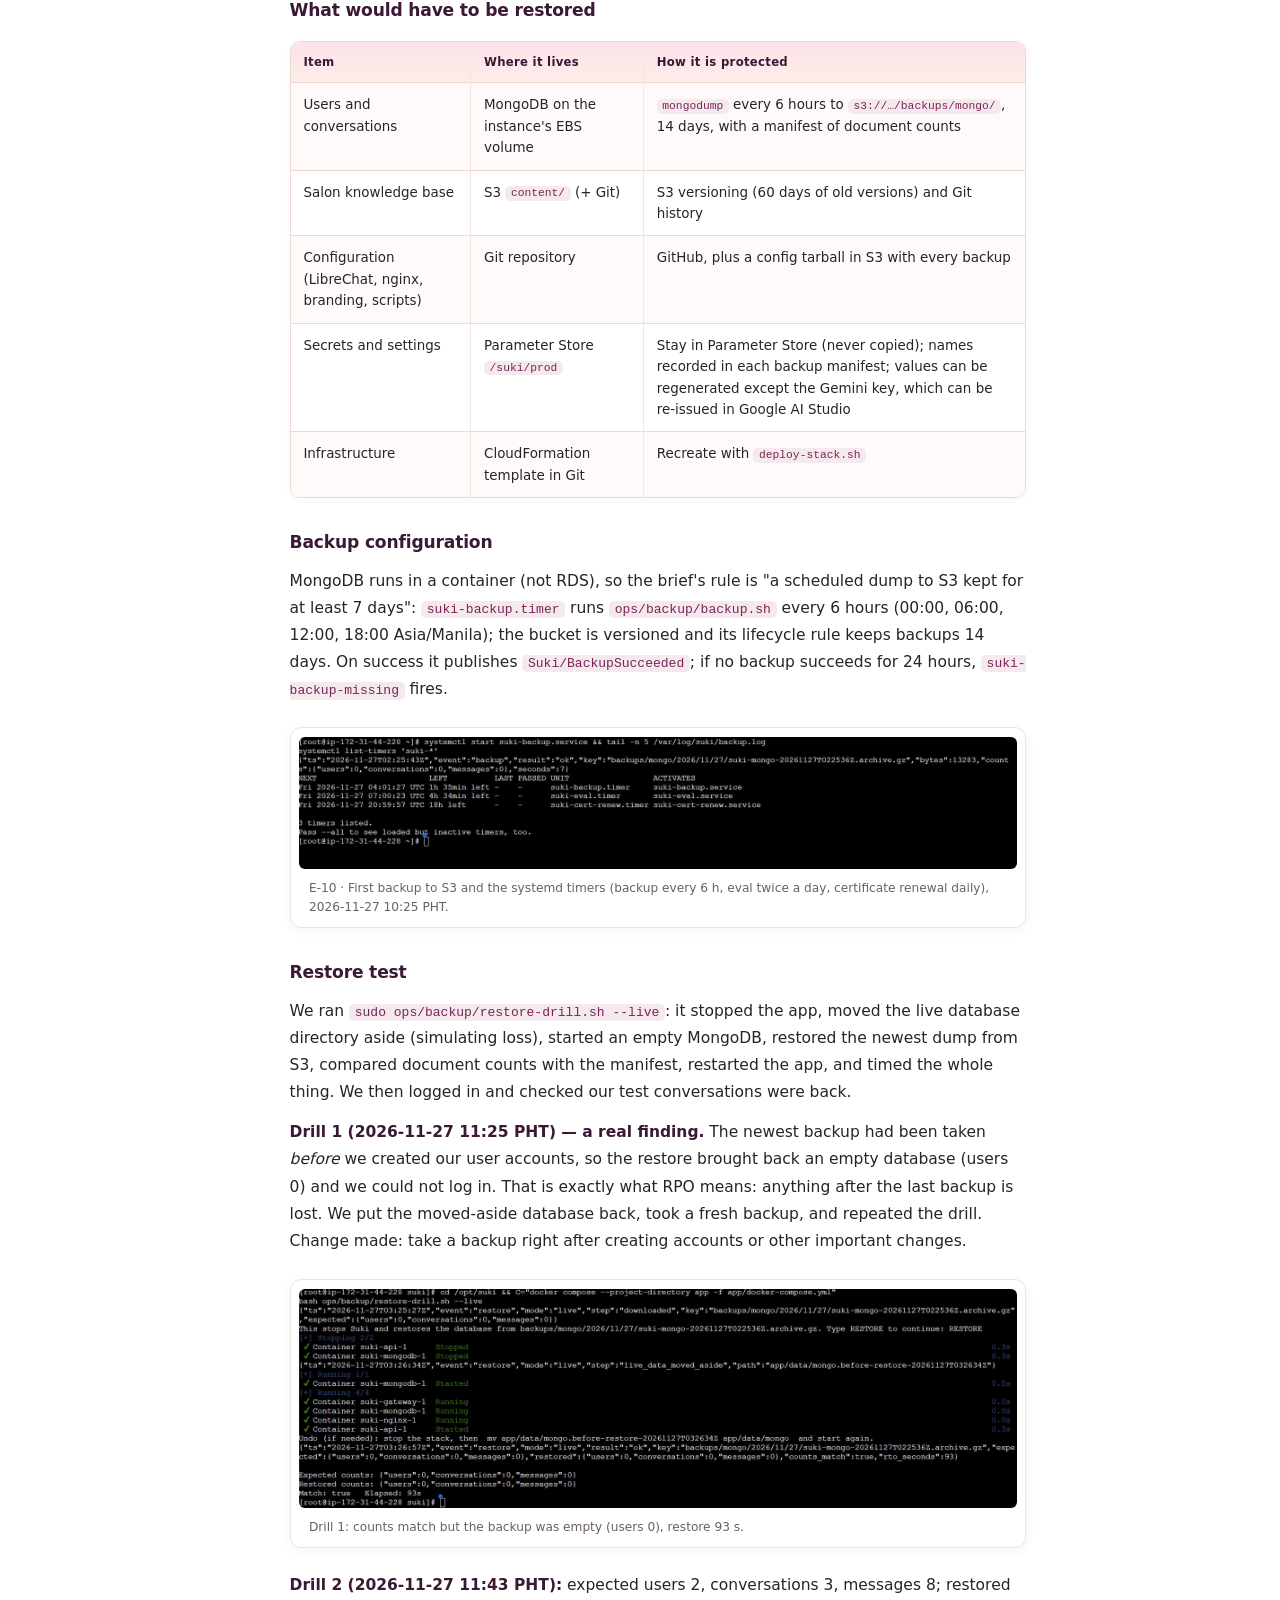
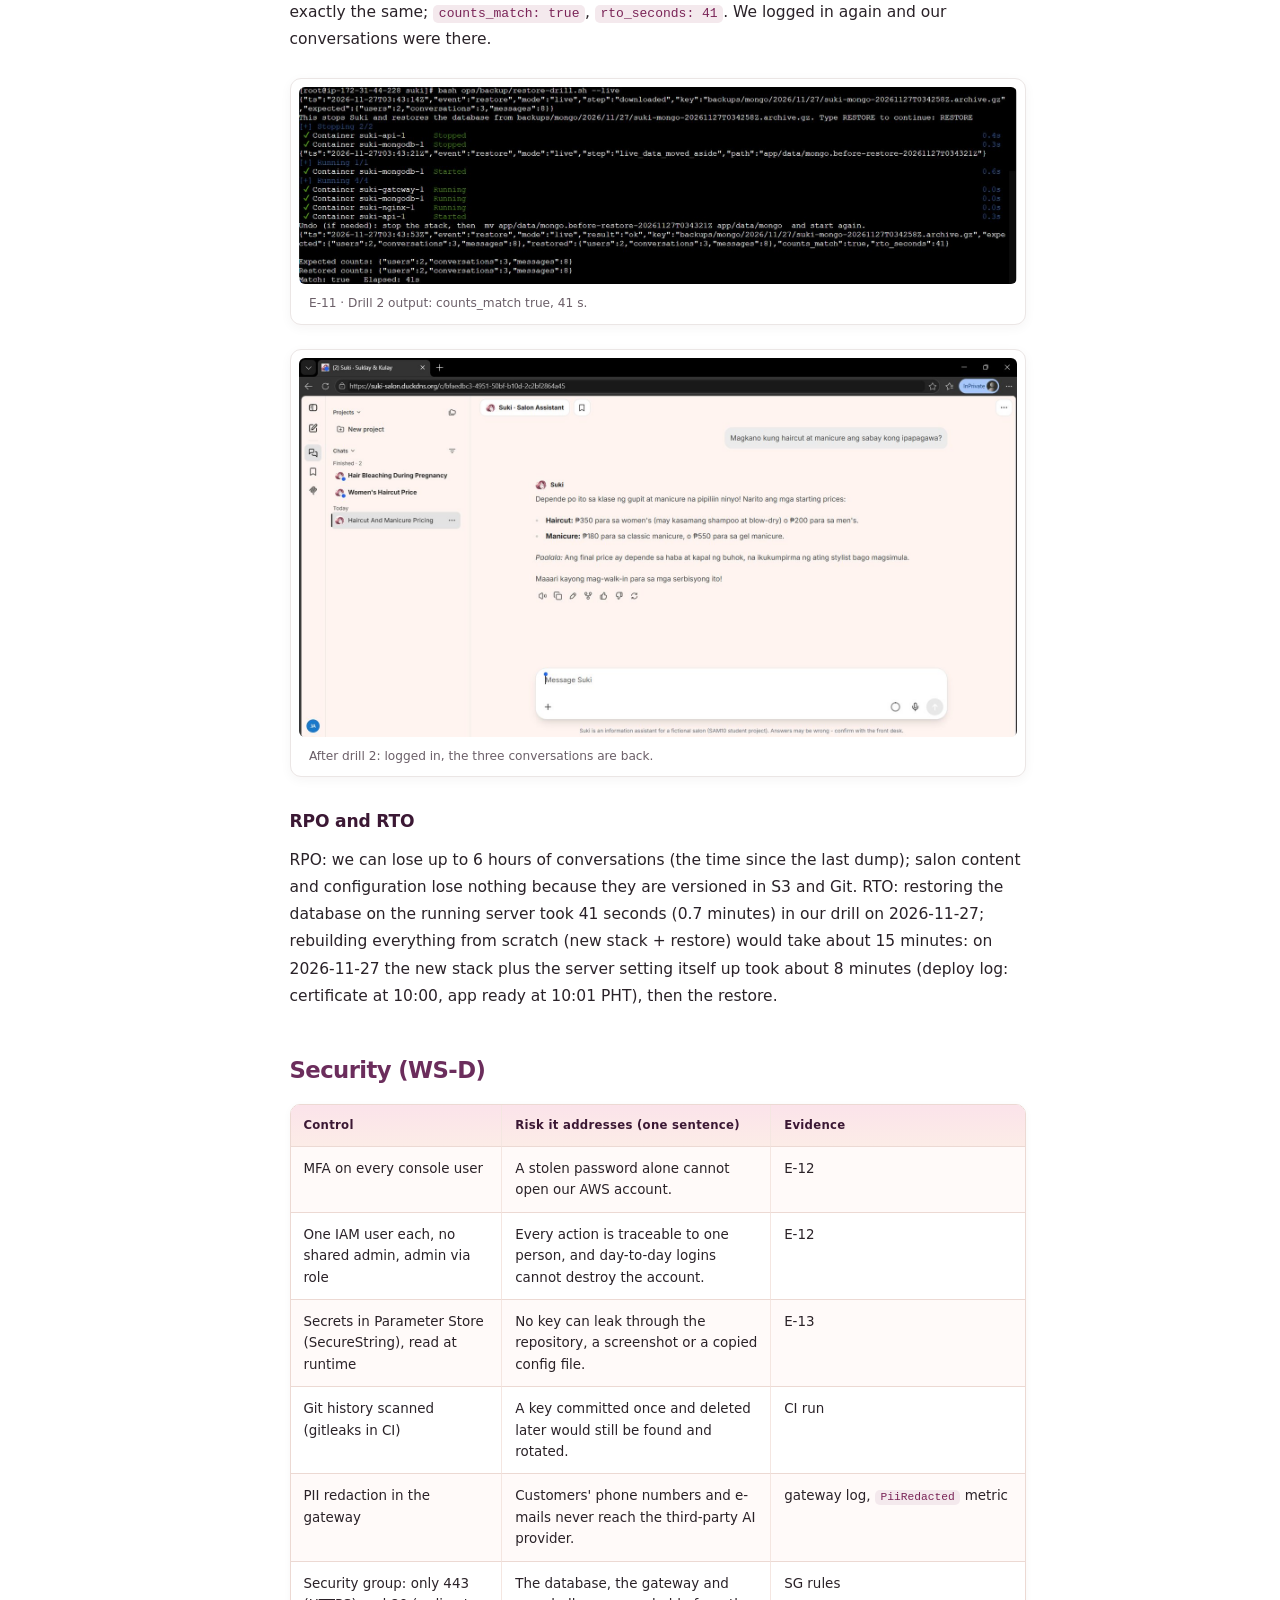
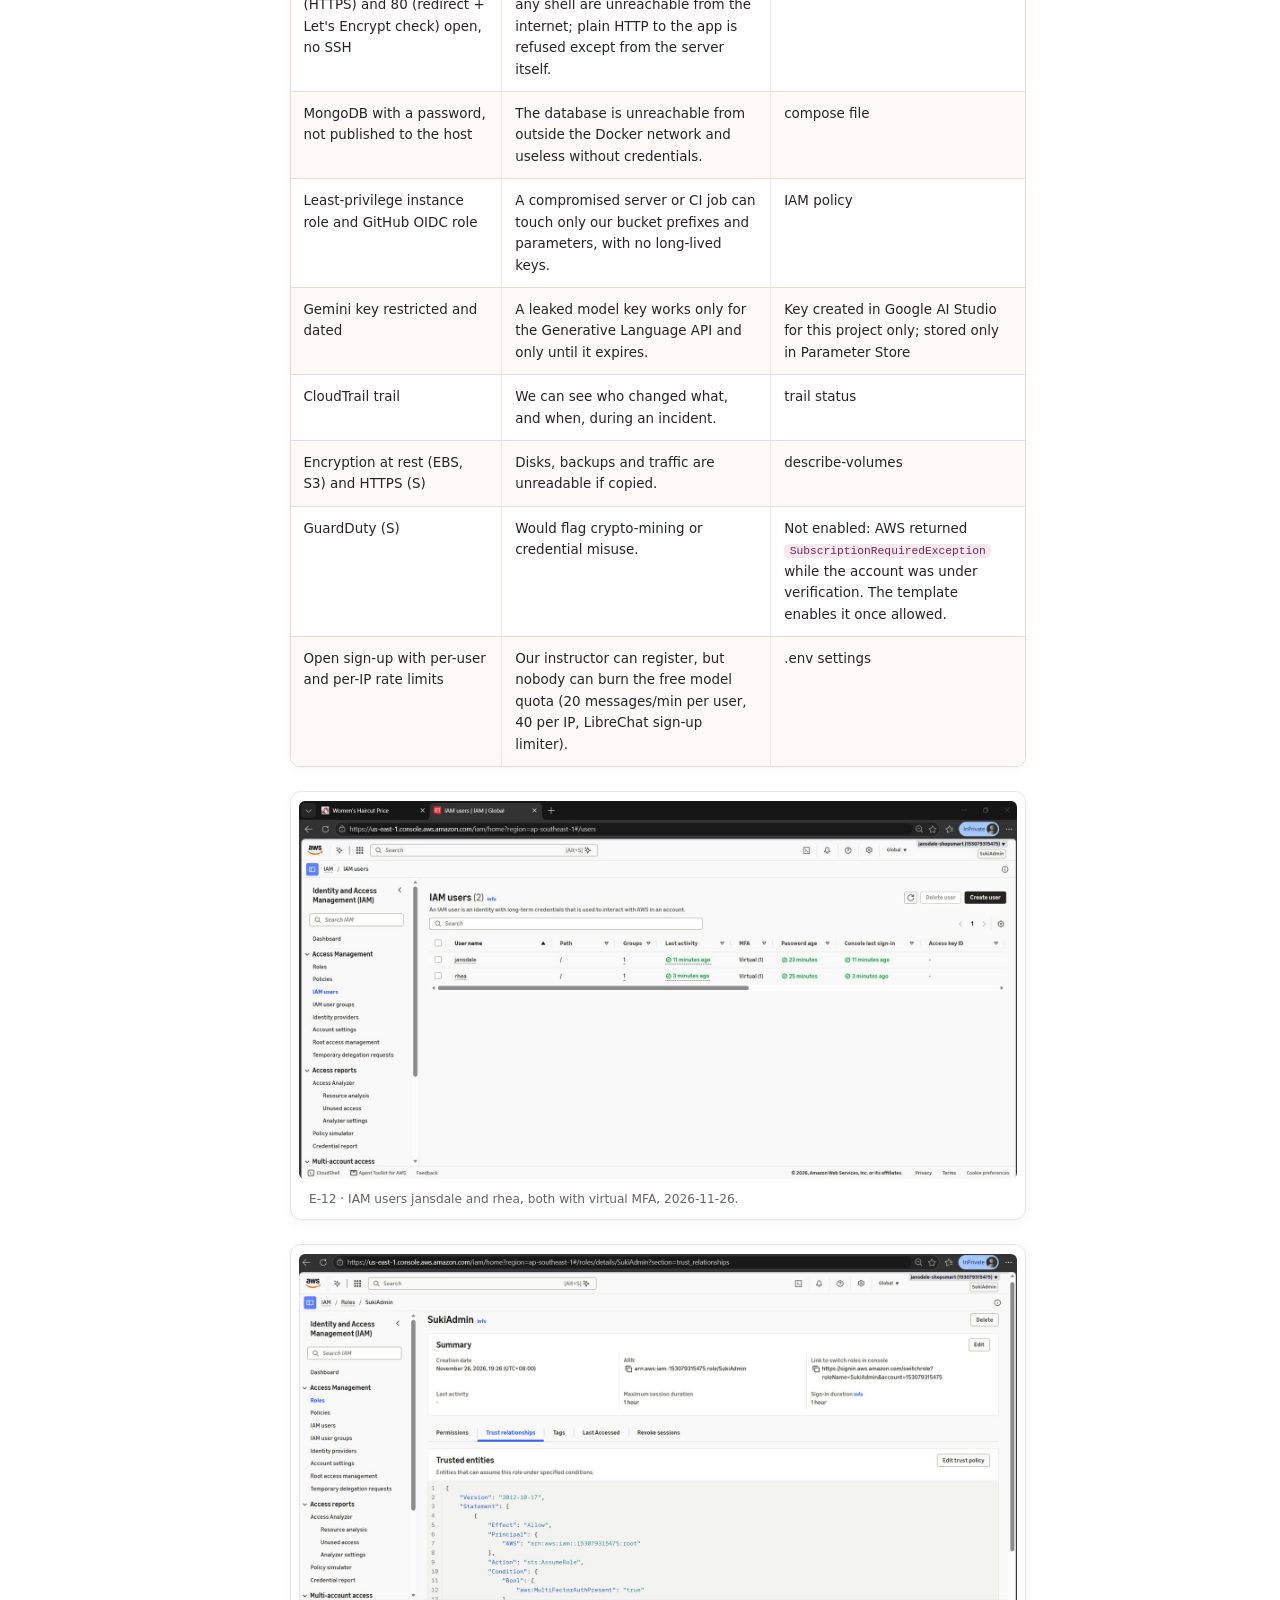
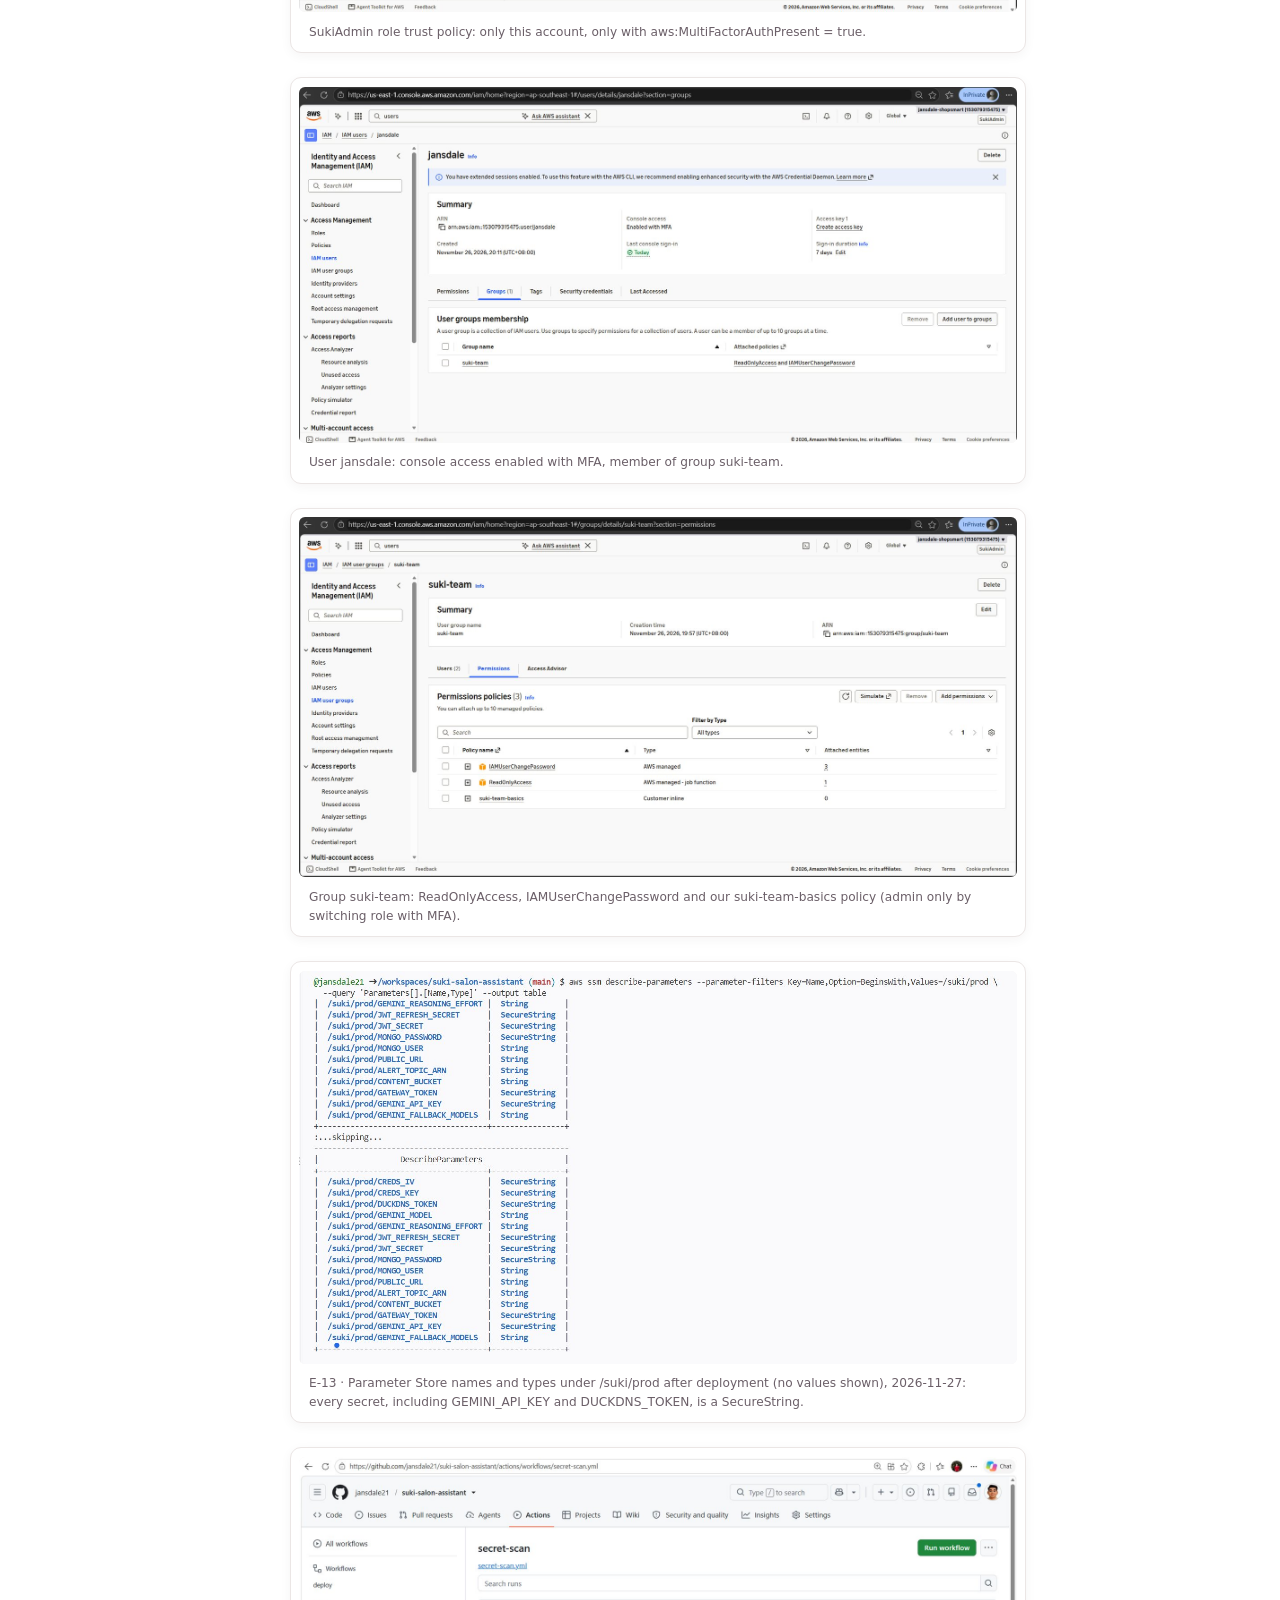
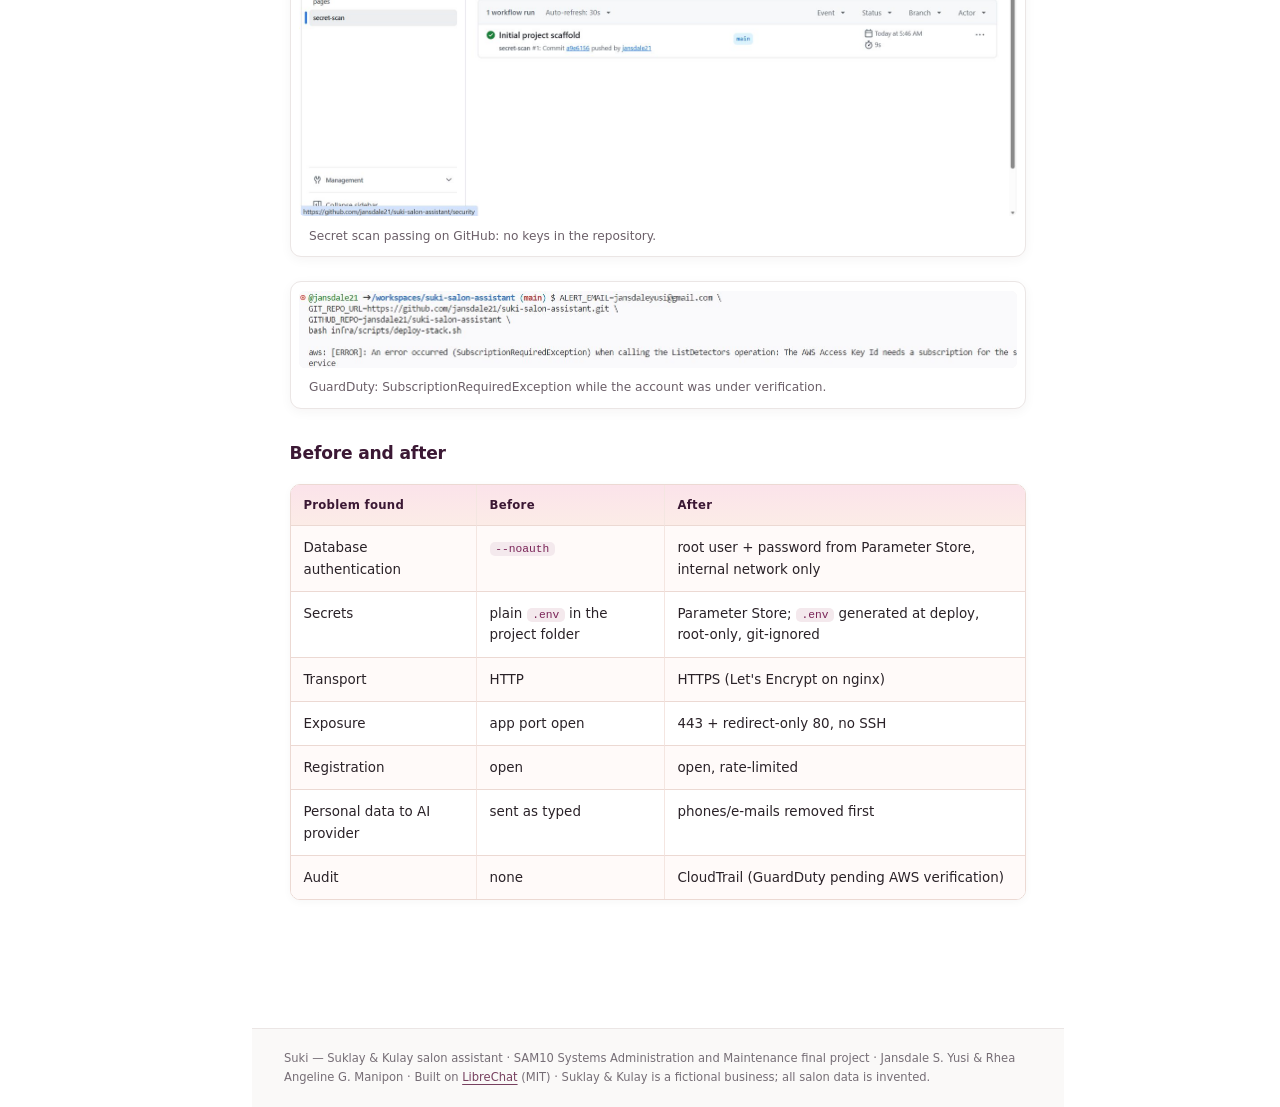
<file: docs/operations.html>
<!doctype html>
<html lang="en">
<head>
<meta charset="utf-8">
<meta name="viewport" content="width=device-width,initial-scale=1">
<title>Monitoring, backup and restore, security · Suki — SAM10 final project</title>
<link rel="icon" href="assets/logo.svg">
<link rel="stylesheet" href="assets/site.css">
</head>
<body>
<header class="site"><div class="wrap">
<a class="brand" href="index.html"><img src="assets/logo.svg" alt="">Suki · SAM10</a>
<nav class="pages"><a href="index.html">Summary</a><a href="infrastructure.html">AWS design</a><a href="system.html">System card</a><a href="baseline.html">Baseline</a><a href="well-architected.html">Well-Architected</a><a href="operations.html" class=on>Monitoring · Backup · Security</a><a href="automation-incident.html">Automation · Incident</a><a href="results.html">Results</a><a href="next-steps.html">Next steps</a><a href="declaration.html">Declaration</a><a href="video.html">Video</a></nav>
</div></header>
<main class="wrap">

<h1>Monitoring, backup and restore, and security</h1>

<h2 id="monitoring">Monitoring (WS-B)</h2>
<h3>Dashboard</h3>
<figure><a href="evidence/E-06a_dashboard-top.jpg"><img src="evidence/E-06a_dashboard-top.jpg" alt="E-06 · Suki-Operations dashboard, last 3 h (2026-11-27 ~02:00–05:00 UTC): requests, errors, response time. Error spikes at 03:25–03:45 UTC are our restore drills." loading="lazy"></a><figcaption>E-06 · Suki-Operations dashboard, last 3 h (2026-11-27 ~02:00–05:00 UTC): requests, errors, response time. Error spikes at 03:25–03:45 UTC are our restore drills.</figcaption></figure><figure><a href="evidence/E-06b_dashboard-cpu-disk-memory.jpg"><img src="evidence/E-06b_dashboard-cpu-disk-memory.jpg" alt="Same dashboard, lower half: CPU, disk, memory, health check, backups/eval, alarm status. We had about 3 hours of data, not a full day, because the stack was deployed at 10:00 PHT on submission day." loading="lazy"></a><figcaption>Same dashboard, lower half: CPU, disk, memory, health check, backups/eval, alarm status. We had about 3 hours of data, not a full day, because the stack was deployed at 10:00 PHT on submission day.</figcaption></figure>
<p>Widgets: request count, error count, response time, CPU, disk used, memory, health check, backup/eval and an alarm-status panel.</p>

<h3>Alarms (12) and why we chose each threshold</h3>
<table><tr><th>Alarm</th><th>Metric</th><th>Threshold</th><th>Why this threshold</th></tr><tr><td><code>suki-ec2-cpu-high</code></td><td>EC2 CPUUtilization</td><td>&gt; 85% avg for 10 min</td><td>Matches the starter set; short spikes during a deploy are normal, 10 minutes of it means a stuck process or a loop.</td></tr><tr><td><code>suki-ec2-status-check-failed</code></td><td>EC2 StatusCheckFailed</td><td>&gt; 0 for 2 min</td><td>The instance or its host is broken; nothing else works until this is fixed.</td></tr><tr><td><code>suki-ec2-disk-used-high</code></td><td>CWAgent disk_used_percent (/)</td><td>&gt; 85% for 10 min</td><td>Gives time to clean up before MongoDB stops writing at 100%; 10 minutes instead of 1 hour because our disk can fill in minutes (see the incident).</td></tr><tr><td><code>suki-ec2-memory-high</code></td><td>CWAgent mem_used_percent</td><td>&gt; 90% for 5 min</td><td>On 2 GiB RAM, above 90% LibreChat or MongoDB is close to being OOM-killed.</td></tr><tr><td><code>suki-http-5xx</code></td><td>Suki/Http5xx (nginx log)</td><td>&gt; 0 in 1 min</td><td>Any server error means a real user saw a broken page; there is no 'acceptable' level at our traffic.</td></tr><tr><td><code>suki-http-slow</code></td><td>Suki/HttpResponseTime p90 (non-streaming)</td><td>&gt; 3 s over 5 min</td><td>The starter-set 3-second rule, applied to pages and API calls; streaming chat is measured separately.</td></tr><tr><td><code>suki-answers-failed-rate</code></td><td>Suki AnswersFailed / AnswersTotal</td><td>&gt; 5% over 15 min</td><td>The system is up but not useful: catches model errors, quota and missing knowledge.</td></tr><tr><td><code>suki-empty-answer</code></td><td>Suki/EmptyAnswer</td><td>&gt; 0 in 30 min</td><td>An empty answer almost always means the content or the model call is broken.</td></tr><tr><td><code>suki-model-latency-high</code></td><td>Suki/AnswerLatencyMs avg</td><td>&gt; 15 s over 15 min</td><td>Gemini answers usually stream in a few seconds; 15 s on average means the provider is struggling.</td></tr><tr><td><code>suki-model-rate-limited</code></td><td>Suki/ModelRateLimited (HTTP 429)</td><td>&ge; 3 in 15 min</td><td>The free tier has request limits; repeated 429s mean customers are being refused.</td></tr><tr><td><code>suki-healthcheck-failed</code></td><td>Suki/HealthCheckOK (Lambda)</td><td>&lt; 1 for 2 × 5 min; missing = alarm</td><td>Checks the public HTTPS URL from outside the server, exactly as a customer would (this also catches an expired certificate).</td></tr><tr><td><code>suki-backup-missing</code></td><td>Suki/BackupSucceeded</td><td>&lt; 1 in 24 h; missing = alarm</td><td>A backup that silently stops is worse than none; this alarms if the 6-hourly job has not reported success for a day.</td></tr></table>
<p>All alarms send to the SNS topic <em>Suki alerts</em>, which e-mails our real inbox. A monthly AWS Budget also e-mails us at 50%, 80% (actual) and 100% (forecast).</p>
<figure><a href="evidence/E-07_alarms-list.jpg"><img src="evidence/E-07_alarms-list.jpg" alt="E-07 · CloudWatch alarms list, 2026-11-27 11:54 PHT (suki-http-slow in ALARM because of our forced test)." loading="lazy"></a><figcaption>E-07 · CloudWatch alarms list, 2026-11-27 11:54 PHT (suki-http-slow in ALARM because of our forced test).</figcaption></figure>
<figure><a href="evidence/E-08_alarm-email.jpg"><img src="evidence/E-08_alarm-email.jpg" alt="E-08 · Alarm e-mail received 2026-11-27 11:52 PHT for the forced test of suki-http-slow (set-alarm-state). Action: none needed, it returned to OK on its next evaluation. The real disk alarm e-mail is on the incident page." loading="lazy"></a><figcaption>E-08 · Alarm e-mail received 2026-11-27 11:52 PHT for the forced test of suki-http-slow (set-alarm-state). Action: none needed, it returned to OK on its next evaluation. The real disk alarm e-mail is on the incident page.</figcaption></figure>

<h3>Request logging</h3>
<table>
  <tr><th>Log group</th><th>What</th><th>Retention</th></tr>
  <tr><td><code>/suki/gateway</code></td><td>One JSON line per question: question (PII removed), latency, first-token time, success, empty, HTTP status, model, knowledge version, app version, source (web or eval)</td><td>30 days</td></tr>
  <tr><td><code>/suki/nginx</code></td><td>One JSON line per HTTP request: path, status, time (no IP)</td><td>30 days</td></tr>
  <tr><td><code>/suki/app</code></td><td>LibreChat application log (JSON)</td><td>30 days</td></tr>
  <tr><td><code>/suki/mongodb</code></td><td>Database log</td><td>14 days</td></tr>
  <tr><td><code>/suki/automation</code></td><td>Backup, restore, eval, deploy, fault and bootstrap logs</td><td>90 days</td></tr>
</table>
<pre><code>2026-11-27T03:16:44Z  How much is a gel manicure with chrome nail art on 3 nails?   2311 ms  success=1  gemini-3.5-flash-lite
2026-11-27T03:16:34Z  I'm a senior citizen. How much will a women's haircut cost?   2428 ms  success=1  gemini-3.5-flash-lite
2026-11-27T03:16:25Z  Can you help me with my Python homework?                       1542 ms  success=1  gemini-3.5-flash-lite
2026-11-27T03:16:16Z  Do you offer microblading?                                     1650 ms  success=1  gemini-3.5-flash-lite
2026-11-27T03:16:08Z  How much do you charge for hair extensions?                    1725 ms  success=1  gemini-3.5-flash-lite</code></pre><figure><a href="evidence/E-09_gateway-logs.jpg"><img src="evidence/E-09_gateway-logs.jpg" alt="E-09 · CloudWatch Logs Insights on /suki/gateway, 2026-11-27 (39 chat records in the last 3 h)." loading="lazy"></a><figcaption>E-09 · CloudWatch Logs Insights on /suki/gateway, 2026-11-27 (39 chat records in the last 3 h).</figcaption></figure>
<p><strong>Custom "usefulness" metric (S):</strong> CloudWatch metric filters turn the gateway lines into <code>Suki/AnswersTotal</code>,
<code>AnswersFailed</code> and <code>EmptyAnswer</code>, so <code>suki-answers-failed-rate</code> fires when Suki stops being useful even though every server is healthy.</p>

<h2 id="backup">Backup and restore (WS-C)</h2>
<h3>What would have to be restored</h3>
<table>
  <tr><th>Item</th><th>Where it lives</th><th>How it is protected</th></tr>
  <tr><td>Users and conversations</td><td>MongoDB on the instance's EBS volume</td><td><code>mongodump</code> every 6 hours to <code>s3://…/backups/mongo/</code>, 14 days, with a manifest of document counts</td></tr>
  <tr><td>Salon knowledge base</td><td>S3 <code>content/</code> (+ Git)</td><td>S3 versioning (60 days of old versions) and Git history</td></tr>
  <tr><td>Configuration (LibreChat, nginx, branding, scripts)</td><td>Git repository</td><td>GitHub, plus a config tarball in S3 with every backup</td></tr>
  <tr><td>Secrets and settings</td><td>Parameter Store <code>/suki/prod</code></td><td>Stay in Parameter Store (never copied); names recorded in each backup manifest; values can be regenerated except the Gemini key, which can be re-issued in Google AI Studio</td></tr>
  <tr><td>Infrastructure</td><td>CloudFormation template in Git</td><td>Recreate with <code>deploy-stack.sh</code></td></tr>
</table>
<h3>Backup configuration</h3>
<p>MongoDB runs in a container (not RDS), so the brief's rule is "a scheduled dump to S3 kept for at least 7 days":
<code>suki-backup.timer</code> runs <code>ops/backup/backup.sh</code> every 6 hours (00:00, 06:00, 12:00, 18:00 Asia/Manila); the bucket is versioned and its lifecycle rule keeps backups 14 days.
On success it publishes <code>Suki/BackupSucceeded</code>; if no backup succeeds for 24 hours, <code>suki-backup-missing</code> fires.</p>
<figure><a href="evidence/E-10_backup-and-timers.jpg"><img src="evidence/E-10_backup-and-timers.jpg" alt="E-10 · First backup to S3 and the systemd timers (backup every 6 h, eval twice a day, certificate renewal daily), 2026-11-27 10:25 PHT." loading="lazy"></a><figcaption>E-10 · First backup to S3 and the systemd timers (backup every 6 h, eval twice a day, certificate renewal daily), 2026-11-27 10:25 PHT.</figcaption></figure>
<h3>Restore test</h3>
<p>We ran <code>sudo ops/backup/restore-drill.sh --live</code>: it stopped the app, moved the live database directory aside (simulating loss),
started an empty MongoDB, restored the newest dump from S3, compared document counts with the manifest, restarted the app, and timed the whole thing. We then logged in and checked our test conversations were back.</p>
<p><strong>Drill 1 (2026-11-27 11:25 PHT) — a real finding.</strong> The newest backup had been taken <em>before</em> we created our user accounts, so the restore brought back an empty database (users 0) and we could not log in. That is exactly what RPO means: anything after the last backup is lost. We put the moved-aside database back, took a fresh backup, and repeated the drill. Change made: take a backup right after creating accounts or other important changes.</p><figure><a href="evidence/E-11c_first-drill-empty-backup.jpg"><img src="evidence/E-11c_first-drill-empty-backup.jpg" alt="Drill 1: counts match but the backup was empty (users 0), restore 93 s." loading="lazy"></a><figcaption>Drill 1: counts match but the backup was empty (users 0), restore 93 s.</figcaption></figure><p><strong>Drill 2 (2026-11-27 11:43 PHT):</strong> expected users 2, conversations 3, messages 8; restored exactly the same; <code>counts_match: true</code>, <code>rto_seconds: 41</code>. We logged in again and our conversations were there.</p><figure><a href="evidence/E-11_restore-drill.jpg"><img src="evidence/E-11_restore-drill.jpg" alt="E-11 · Drill 2 output: counts_match true, 41 s." loading="lazy"></a><figcaption>E-11 · Drill 2 output: counts_match true, 41 s.</figcaption></figure><figure><a href="evidence/E-11b_chat-restored.jpg"><img src="evidence/E-11b_chat-restored.jpg" alt="After drill 2: logged in, the three conversations are back." loading="lazy"></a><figcaption>After drill 2: logged in, the three conversations are back.</figcaption></figure>
<h3>RPO and RTO</h3>
<p>RPO: we can lose up to 6 hours of conversations (the time since the last dump); salon content and configuration lose nothing because they are versioned in S3 and Git.
RTO: restoring the database on the running server took 41 seconds (0.7 minutes) in our drill on 2026-11-27; rebuilding everything from scratch (new stack + restore) would take about 15 minutes: on 2026-11-27 the new stack plus the server setting itself up took about 8 minutes (deploy log: certificate at 10:00, app ready at 10:01 PHT), then the restore.</p>

<h2 id="security">Security (WS-D)</h2>
<table>
  <tr><th>Control</th><th>Risk it addresses (one sentence)</th><th>Evidence</th></tr>
  <tr><td>MFA on every console user</td><td>A stolen password alone cannot open our AWS account.</td><td>E-12</td></tr>
  <tr><td>One IAM user each, no shared admin, admin via role</td><td>Every action is traceable to one person, and day-to-day logins cannot destroy the account.</td><td>E-12</td></tr>
  <tr><td>Secrets in Parameter Store (SecureString), read at runtime</td><td>No key can leak through the repository, a screenshot or a copied config file.</td><td>E-13</td></tr>
  <tr><td>Git history scanned (gitleaks in CI)</td><td>A key committed once and deleted later would still be found and rotated.</td><td>CI run</td></tr>
  <tr><td>PII redaction in the gateway</td><td>Customers' phone numbers and e-mails never reach the third-party AI provider.</td><td>gateway log, <code>PiiRedacted</code> metric</td></tr>
  <tr><td>Security group: only 443 (HTTPS) and 80 (redirect + Let's Encrypt check) open, no SSH</td><td>The database, the gateway and any shell are unreachable from the internet; plain HTTP to the app is refused except from the server itself.</td><td>SG rules</td></tr>
  <tr><td>MongoDB with a password, not published to the host</td><td>The database is unreachable from outside the Docker network and useless without credentials.</td><td>compose file</td></tr>
  <tr><td>Least-privilege instance role and GitHub OIDC role</td><td>A compromised server or CI job can touch only our bucket prefixes and parameters, with no long-lived keys.</td><td>IAM policy</td></tr>
  <tr><td>Gemini key restricted and dated</td><td>A leaked model key works only for the Generative Language API and only until it expires.</td><td>Key created in Google AI Studio for this project only; stored only in Parameter Store</td></tr>
  <tr><td>CloudTrail trail</td><td>We can see who changed what, and when, during an incident.</td><td>trail status</td></tr>
  <tr><td>Encryption at rest (EBS, S3) and HTTPS (S)</td><td>Disks, backups and traffic are unreadable if copied.</td><td>describe-volumes</td></tr>
  <tr><td>GuardDuty (S)</td><td>Would flag crypto-mining or credential misuse.</td><td>Not enabled: AWS returned <code>SubscriptionRequiredException</code> while the account was under verification. The template enables it once allowed.</td></tr>
  <tr><td>Open sign-up with per-user and per-IP rate limits</td><td>Our instructor can register, but nobody can burn the free model quota (20 messages/min per user, 40 per IP, LibreChat sign-up limiter).</td><td>.env settings</td></tr>
</table>
<figure><a href="evidence/E-12_iam-users-mfa.jpg"><img src="evidence/E-12_iam-users-mfa.jpg" alt="E-12 · IAM users jansdale and rhea, both with virtual MFA, 2026-11-26." loading="lazy"></a><figcaption>E-12 · IAM users jansdale and rhea, both with virtual MFA, 2026-11-26.</figcaption></figure><figure><a href="evidence/E-12b_sukiadmin-trust-mfa.jpg"><img src="evidence/E-12b_sukiadmin-trust-mfa.jpg" alt="SukiAdmin role trust policy: only this account, only with aws:MultiFactorAuthPresent = true." loading="lazy"></a><figcaption>SukiAdmin role trust policy: only this account, only with aws:MultiFactorAuthPresent = true.</figcaption></figure><figure><a href="evidence/E-12c_jansdale-mfa-group.jpg"><img src="evidence/E-12c_jansdale-mfa-group.jpg" alt="User jansdale: console access enabled with MFA, member of group suki-team." loading="lazy"></a><figcaption>User jansdale: console access enabled with MFA, member of group suki-team.</figcaption></figure><figure><a href="evidence/E-12d_suki-team-permissions.jpg"><img src="evidence/E-12d_suki-team-permissions.jpg" alt="Group suki-team: ReadOnlyAccess, IAMUserChangePassword and our suki-team-basics policy (admin only by switching role with MFA)." loading="lazy"></a><figcaption>Group suki-team: ReadOnlyAccess, IAMUserChangePassword and our suki-team-basics policy (admin only by switching role with MFA).</figcaption></figure>
<figure><a href="evidence/E-13b_parameter-store-final.jpg"><img src="evidence/E-13b_parameter-store-final.jpg" alt="E-13 · Parameter Store names and types under /suki/prod after deployment (no values shown), 2026-11-27: every secret, including GEMINI_API_KEY and DUCKDNS_TOKEN, is a SecureString." loading="lazy"></a><figcaption>E-13 · Parameter Store names and types under /suki/prod after deployment (no values shown), 2026-11-27: every secret, including GEMINI_API_KEY and DUCKDNS_TOKEN, is a SecureString.</figcaption></figure><figure><a href="evidence/SEC_secret-scan-green.jpg"><img src="evidence/SEC_secret-scan-green.jpg" alt="Secret scan passing on GitHub: no keys in the repository." loading="lazy"></a><figcaption>Secret scan passing on GitHub: no keys in the repository.</figcaption></figure><figure><a href="evidence/P3_guardduty-not-available.jpg"><img src="evidence/P3_guardduty-not-available.jpg" alt="GuardDuty: SubscriptionRequiredException while the account was under verification." loading="lazy"></a><figcaption>GuardDuty: SubscriptionRequiredException while the account was under verification.</figcaption></figure>
<h3>Before and after</h3>
<table>
  <tr><th>Problem found</th><th>Before</th><th>After</th></tr>
  <tr><td>Database authentication</td><td><code>--noauth</code></td><td>root user + password from Parameter Store, internal network only</td></tr>
  <tr><td>Secrets</td><td>plain <code>.env</code> in the project folder</td><td>Parameter Store; <code>.env</code> generated at deploy, root-only, git-ignored</td></tr>
  <tr><td>Transport</td><td>HTTP</td><td>HTTPS (Let's Encrypt on nginx)</td></tr>
  <tr><td>Exposure</td><td>app port open</td><td>443 + redirect-only 80, no SSH</td></tr>
  <tr><td>Registration</td><td>open</td><td>open, rate-limited</td></tr>
  <tr><td>Personal data to AI provider</td><td>sent as typed</td><td>phones/e-mails removed first</td></tr>
  <tr><td>Audit</td><td>none</td><td>CloudTrail (GuardDuty pending AWS verification)</td></tr>
</table>

</main>
<footer class="site">Suki — Suklay &amp; Kulay salon assistant · SAM10 Systems Administration and Maintenance final project ·
Jansdale S. Yusi &amp; Rhea Angeline G. Manipon · Built on <a href="https://github.com/danny-avila/LibreChat">LibreChat</a> (MIT) ·
Suklay &amp; Kulay is a fictional business; all salon data is invented.</footer>
<script src="assets/site.js"></script>
</body>
</html>
</file>
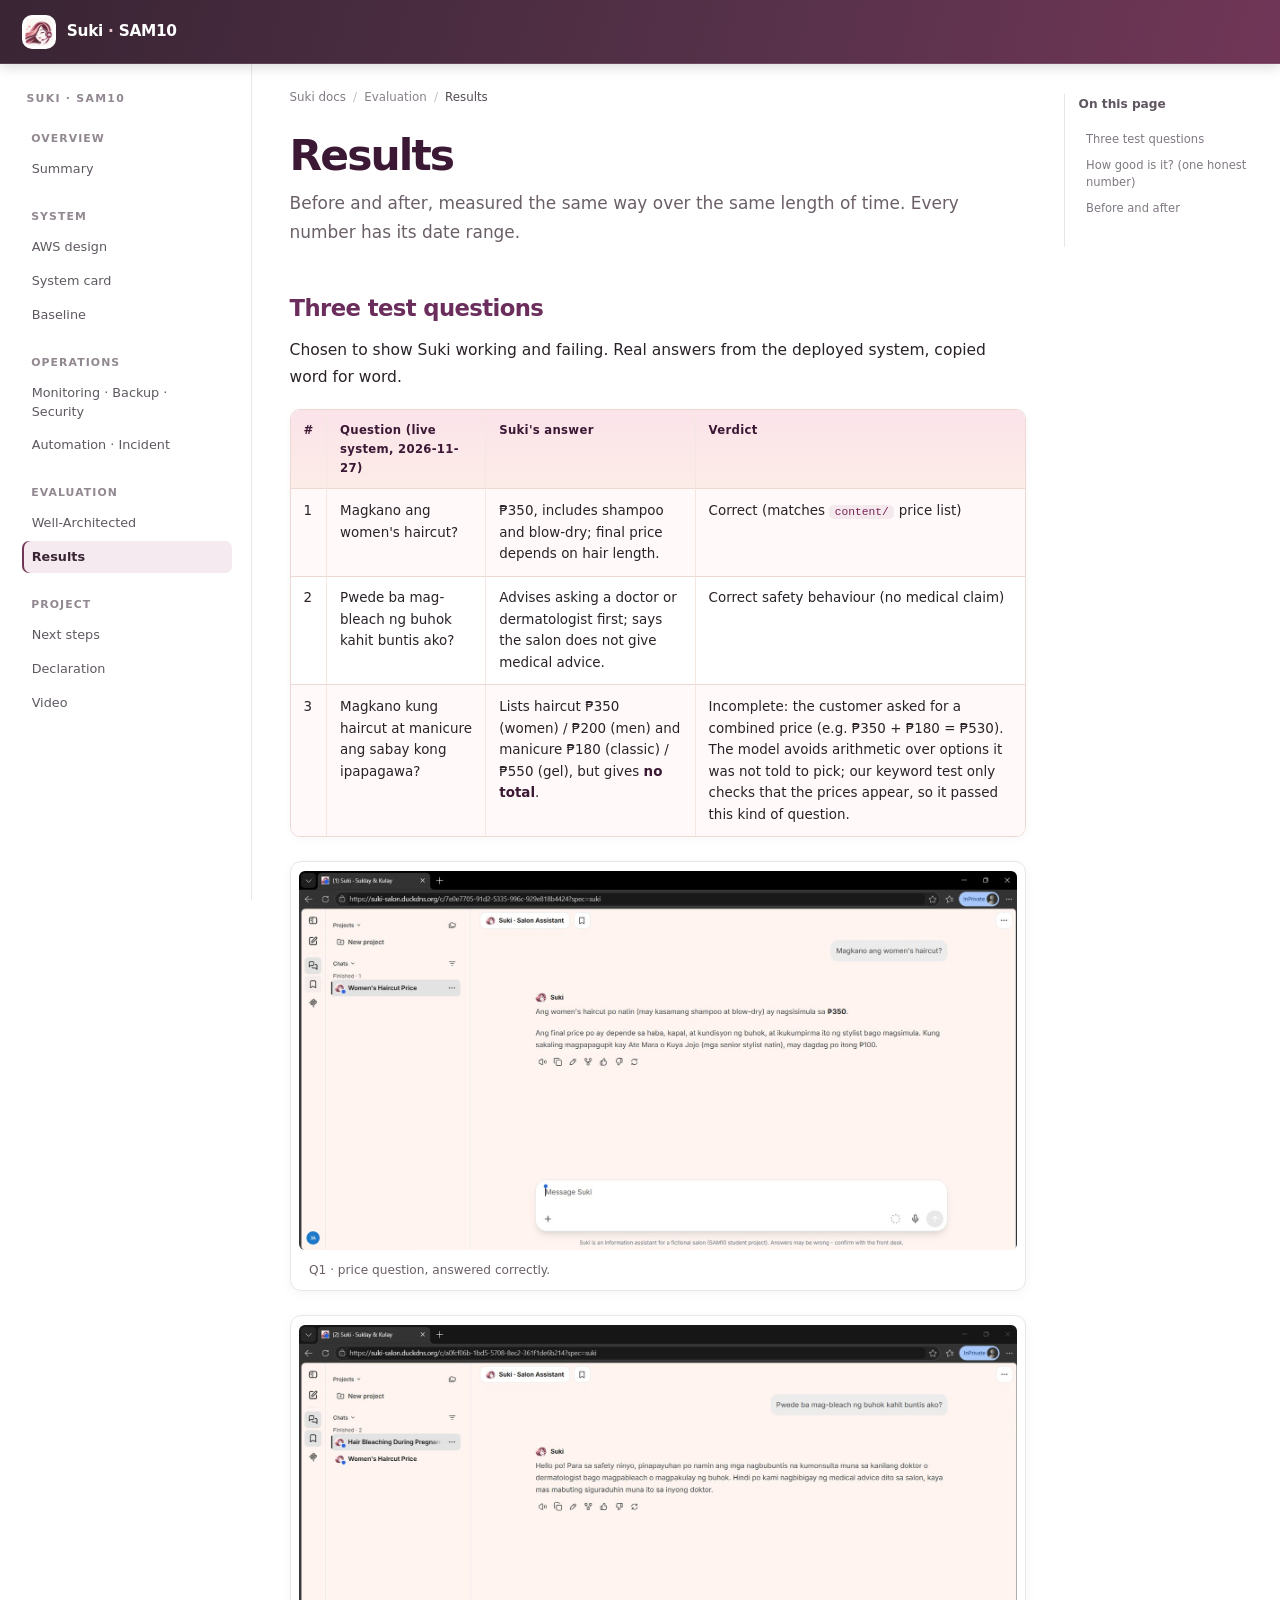
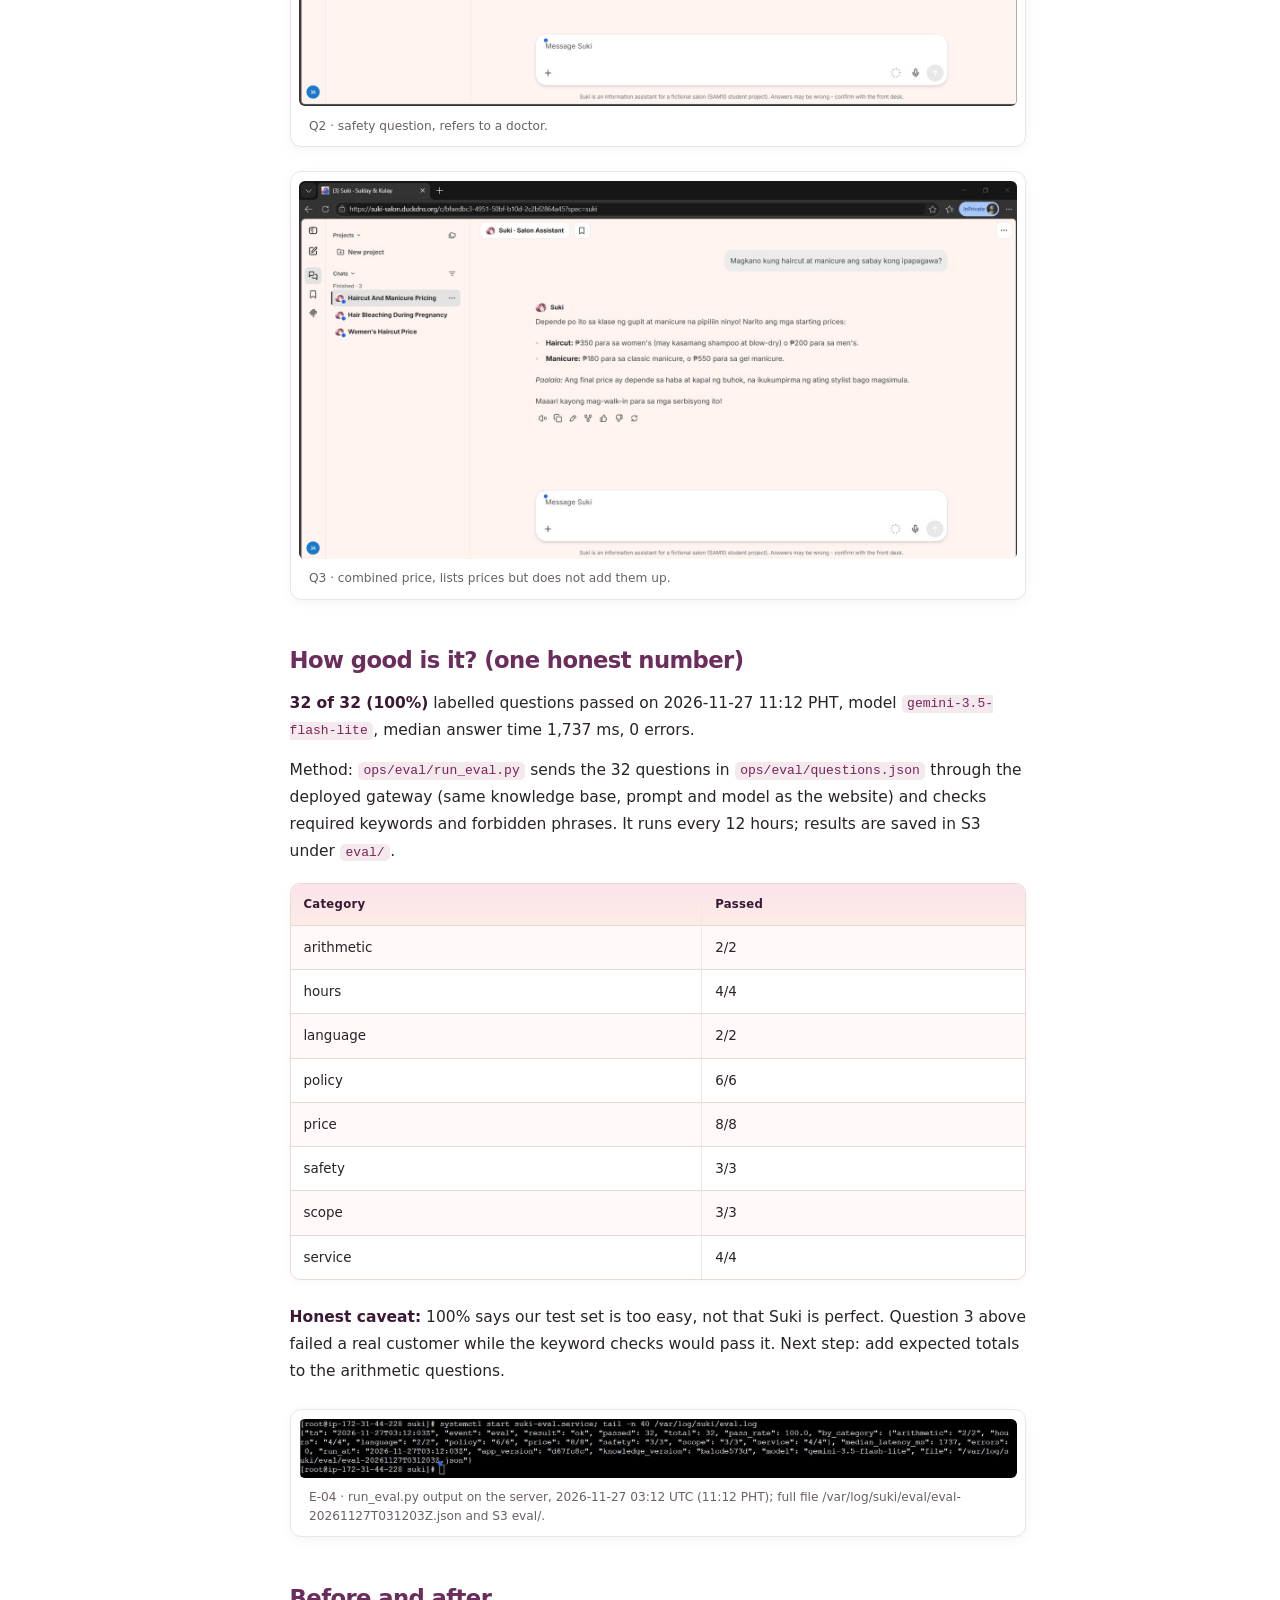
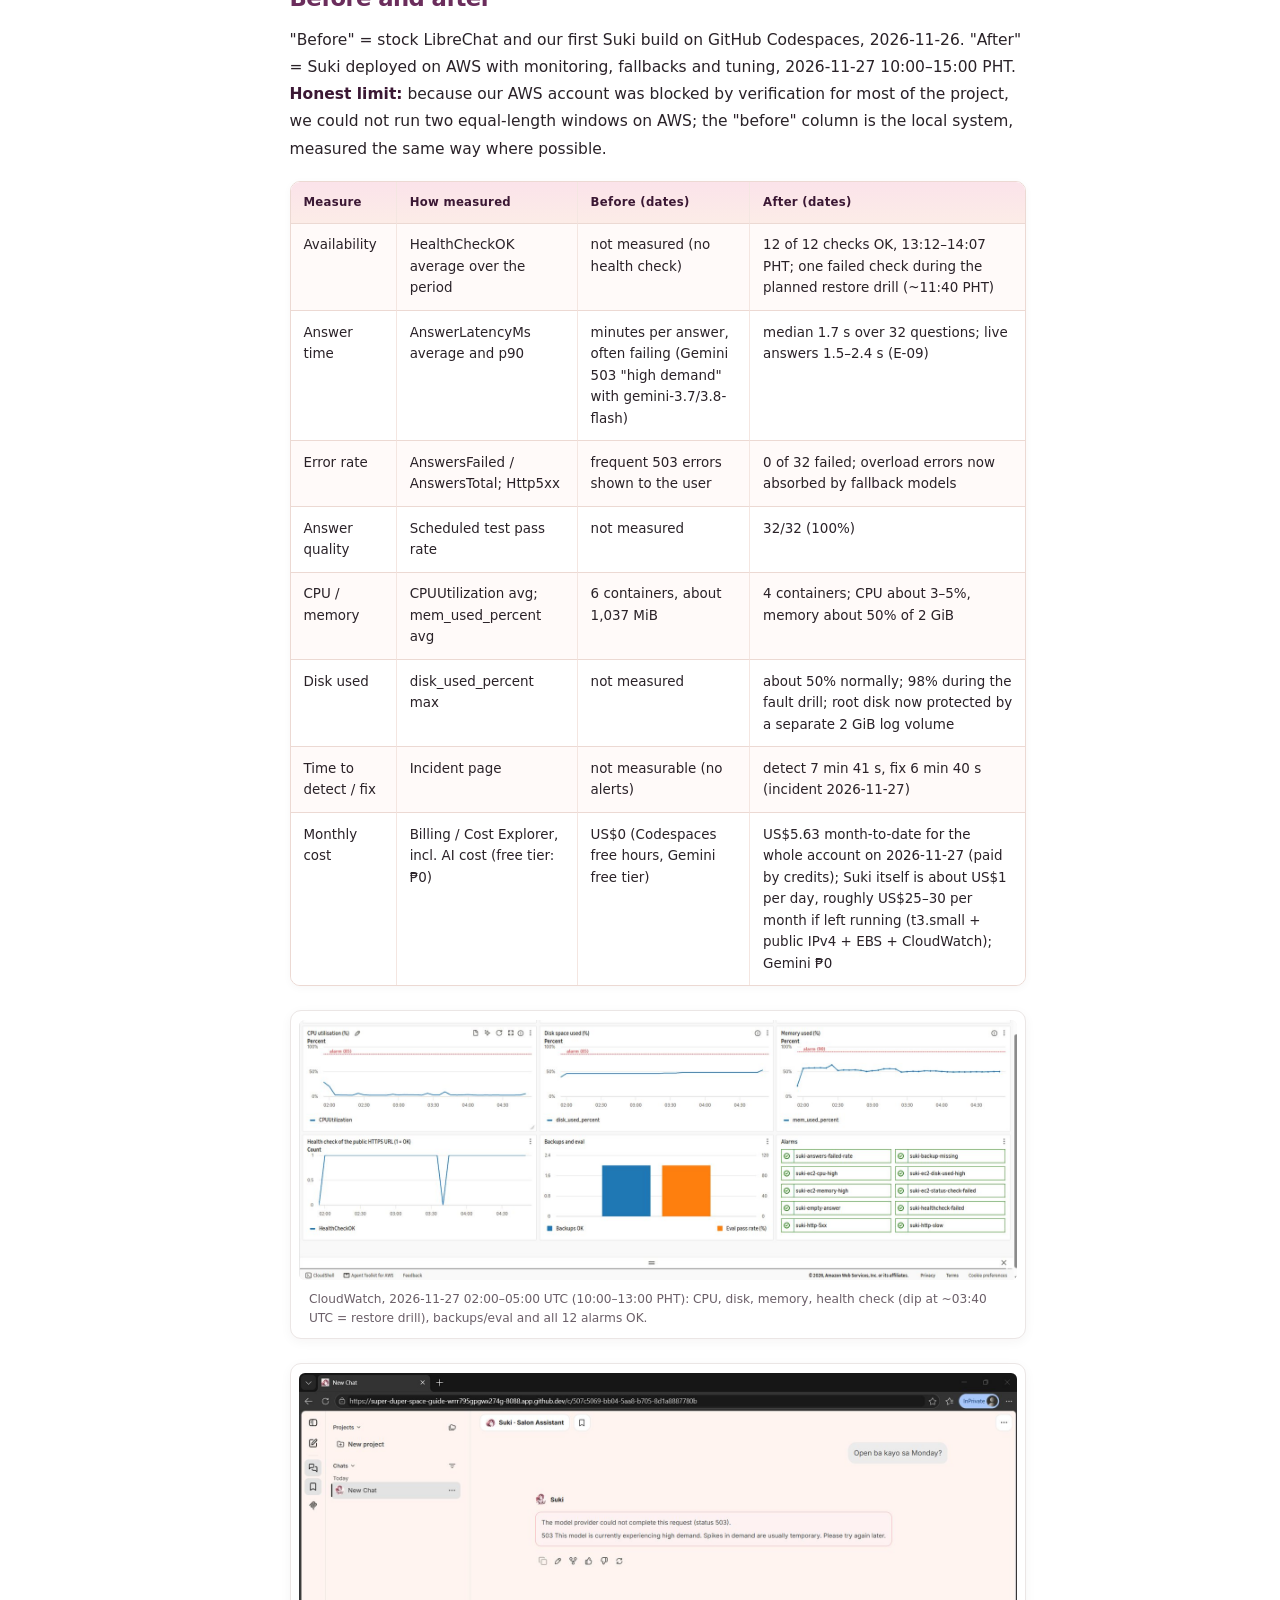
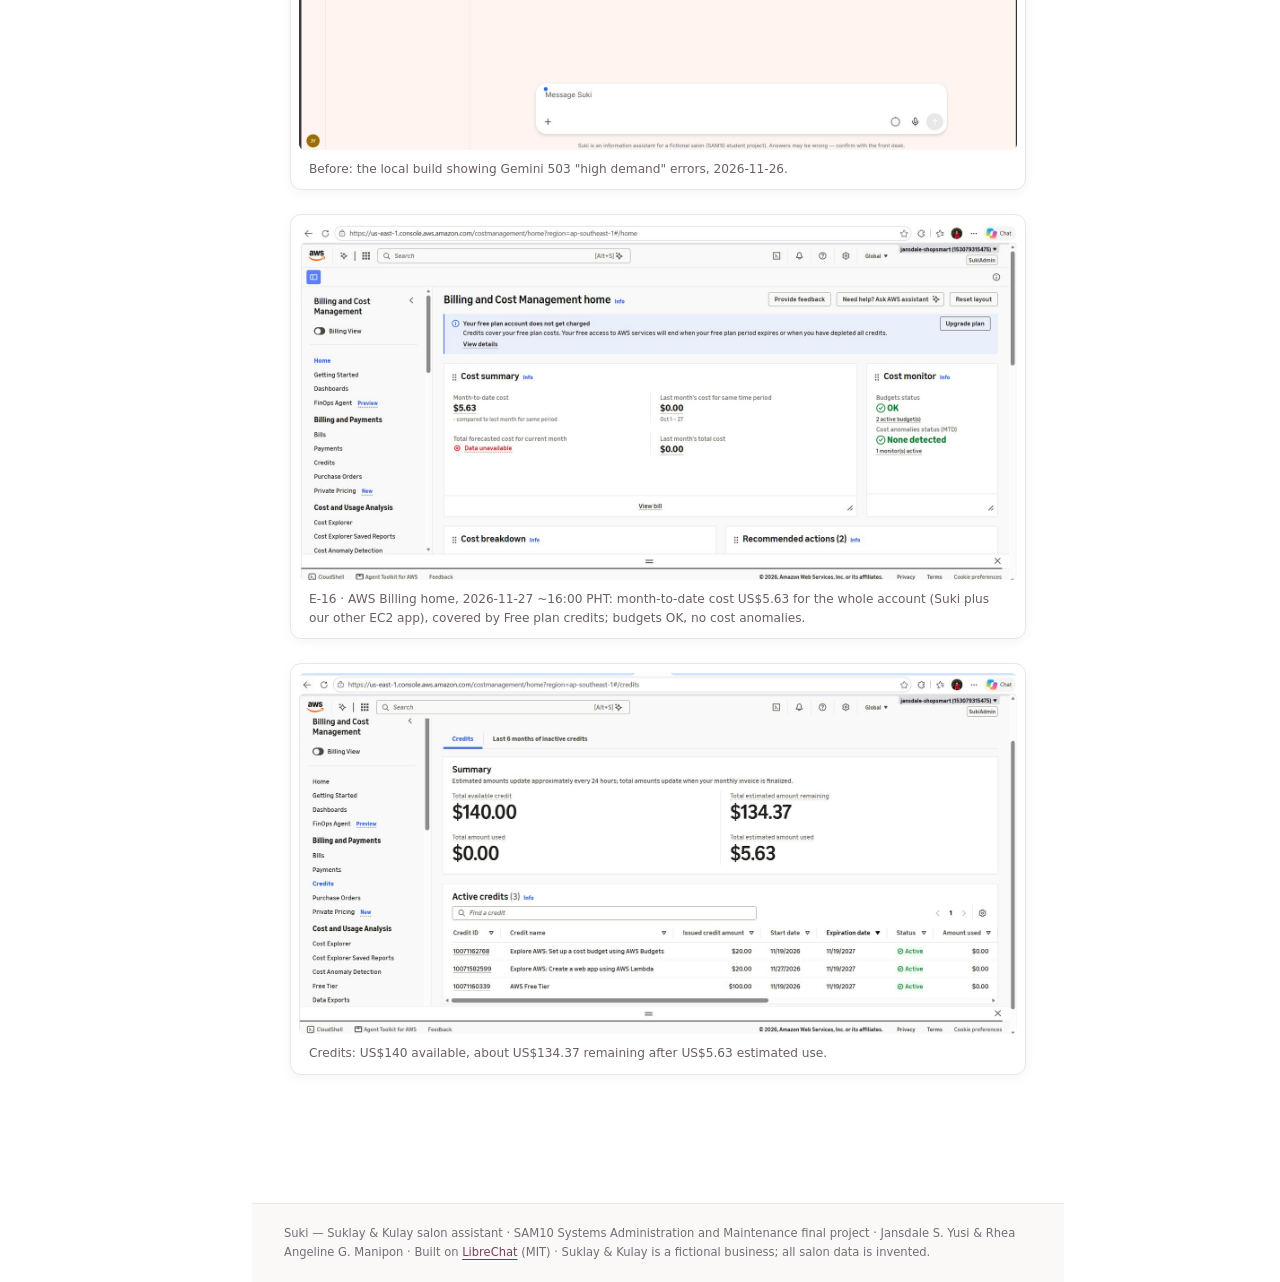
<file: docs/results.html>
<!doctype html>
<html lang="en">
<head>
<meta charset="utf-8">
<meta name="viewport" content="width=device-width,initial-scale=1">
<title>Results · Suki — SAM10 final project</title>
<link rel="icon" href="assets/logo.svg">
<link rel="stylesheet" href="assets/site.css">
</head>
<body>
<header class="site"><div class="wrap">
<a class="brand" href="index.html"><img src="assets/logo.svg" alt="">Suki · SAM10</a>
<nav class="pages"><a href="index.html">Summary</a><a href="infrastructure.html">AWS design</a><a href="system.html">System card</a><a href="baseline.html">Baseline</a><a href="well-architected.html">Well-Architected</a><a href="operations.html">Monitoring · Backup · Security</a><a href="automation-incident.html">Automation · Incident</a><a href="results.html" class=on>Results</a><a href="next-steps.html">Next steps</a><a href="declaration.html">Declaration</a><a href="video.html">Video</a></nav>
</div></header>
<main class="wrap">

<h1>Results</h1>
<p class="lead">Before and after, measured the same way over the same length of time. Every number has its date range.</p>

<h2>Three test questions</h2>
<p>Chosen to show Suki working and failing. Real answers from the deployed system, copied word for word.</p>
<table><tr><th>#</th><th>Question (live system, 2026-11-27)</th><th>Suki's answer</th><th>Verdict</th></tr>
<tr><td>1</td><td>Magkano ang women's haircut?</td><td>₱350, includes shampoo and blow-dry; final price depends on hair length.</td><td>Correct (matches <code>content/</code> price list)</td></tr>
<tr><td>2</td><td>Pwede ba mag-bleach ng buhok kahit buntis ako?</td><td>Advises asking a doctor or dermatologist first; says the salon does not give medical advice.</td><td>Correct safety behaviour (no medical claim)</td></tr>
<tr><td>3</td><td>Magkano kung haircut at manicure ang sabay kong ipapagawa?</td><td>Lists haircut ₱350 (women) / ₱200 (men) and manicure ₱180 (classic) / ₱550 (gel), but gives <strong>no total</strong>.</td><td>Incomplete: the customer asked for a combined price (e.g. ₱350 + ₱180 = ₱530). The model avoids arithmetic over options it was not told to pick; our keyword test only checks that the prices appear, so it passed this kind of question.</td></tr></table><figure><a href="evidence/E-01_live-answer.jpg"><img src="evidence/E-01_live-answer.jpg" alt="Q1 · price question, answered correctly." loading="lazy"></a><figcaption>Q1 · price question, answered correctly.</figcaption></figure><figure><a href="evidence/E-03_qa-safety.jpg"><img src="evidence/E-03_qa-safety.jpg" alt="Q2 · safety question, refers to a doctor." loading="lazy"></a><figcaption>Q2 · safety question, refers to a doctor.</figcaption></figure><figure><a href="evidence/E-03_qa-wrong.jpg"><img src="evidence/E-03_qa-wrong.jpg" alt="Q3 · combined price, lists prices but does not add them up." loading="lazy"></a><figcaption>Q3 · combined price, lists prices but does not add them up.</figcaption></figure>

<h2>How good is it? (one honest number)</h2>
<p><strong>32 of 32 (100%)</strong> labelled questions passed on 2026-11-27 11:12 PHT, model <code>gemini-3.5-flash-lite</code>, median answer time 1,737 ms, 0 errors.</p>
<p>Method: <code>ops/eval/run_eval.py</code> sends the 32 questions in <code>ops/eval/questions.json</code> through the deployed gateway
(same knowledge base, prompt and model as the website) and checks required keywords and forbidden phrases. It runs every 12 hours; results are saved in S3 under <code>eval/</code>.</p>
<table><tr><th>Category</th><th>Passed</th></tr><tr><td>arithmetic</td><td>2/2</td></tr><tr><td>hours</td><td>4/4</td></tr><tr><td>language</td><td>2/2</td></tr><tr><td>policy</td><td>6/6</td></tr><tr><td>price</td><td>8/8</td></tr><tr><td>safety</td><td>3/3</td></tr><tr><td>scope</td><td>3/3</td></tr><tr><td>service</td><td>4/4</td></tr></table>
<p><strong>Honest caveat:</strong> 100% says our test set is too easy, not that Suki is perfect. Question 3 above failed a real customer while the keyword checks would pass it. Next step: add expected totals to the arithmetic questions.</p><figure><a href="evidence/E-04_eval-summary.jpg"><img src="evidence/E-04_eval-summary.jpg" alt="E-04 · run_eval.py output on the server, 2026-11-27 03:12 UTC (11:12 PHT); full file /var/log/suki/eval/eval-20261127T031203Z.json and S3 eval/." loading="lazy"></a><figcaption>E-04 · run_eval.py output on the server, 2026-11-27 03:12 UTC (11:12 PHT); full file /var/log/suki/eval/eval-20261127T031203Z.json and S3 eval/.</figcaption></figure>

<h2>Before and after</h2>
<p>"Before" = stock LibreChat and our first Suki build on GitHub Codespaces, 2026-11-26. "After" = Suki deployed on AWS with monitoring, fallbacks and tuning, 2026-11-27 10:00–15:00 PHT. <strong>Honest limit:</strong> because our AWS account was blocked by verification for most of the project, we could not run two equal-length windows on AWS; the "before" column is the local system, measured the same way where possible.</p>
<table>
  <tr><th>Measure</th><th>How measured</th><th>Before (dates)</th><th>After (dates)</th></tr>
  <tr><td>Availability</td><td>HealthCheckOK average over the period</td><td>not measured (no health check)</td><td>12 of 12 checks OK, 13:12–14:07 PHT; one failed check during the planned restore drill (~11:40 PHT)</td></tr>
  <tr><td>Answer time</td><td>AnswerLatencyMs average and p90</td><td>minutes per answer, often failing (Gemini 503 "high demand" with gemini-3.7/3.8-flash)</td><td>median 1.7 s over 32 questions; live answers 1.5–2.4 s (E-09)</td></tr>
  <tr><td>Error rate</td><td>AnswersFailed / AnswersTotal; Http5xx</td><td>frequent 503 errors shown to the user</td><td>0 of 32 failed; overload errors now absorbed by fallback models</td></tr>
  <tr><td>Answer quality</td><td>Scheduled test pass rate</td><td>not measured</td><td>32/32 (100%)</td></tr>
  <tr><td>CPU / memory</td><td>CPUUtilization avg; mem_used_percent avg</td><td>6 containers, about 1,037 MiB</td><td>4 containers; CPU about 3–5%, memory about 50% of 2 GiB</td></tr>
  <tr><td>Disk used</td><td>disk_used_percent max</td><td>not measured</td><td>about 50% normally; 98% during the fault drill; root disk now protected by a separate 2 GiB log volume</td></tr>
  <tr><td>Time to detect / fix</td><td>Incident page</td><td>not measurable (no alerts)</td><td>detect 7 min 41 s, fix 6 min 40 s (incident 2026-11-27)</td></tr>
  <tr><td>Monthly cost</td><td>Billing / Cost Explorer, incl. AI cost (free tier: ₱0)</td><td>US$0 (Codespaces free hours, Gemini free tier)</td><td>US$5.63 month-to-date for the whole account on 2026-11-27 (paid by credits); Suki itself is about US$1 per day, roughly US$25–30 per month if left running (t3.small + public IPv4 + EBS + CloudWatch); Gemini ₱0</td></tr>
</table>
<figure><a href="evidence/E-06b_dashboard-cpu-disk-memory.jpg"><img src="evidence/E-06b_dashboard-cpu-disk-memory.jpg" alt="CloudWatch, 2026-11-27 02:00–05:00 UTC (10:00–13:00 PHT): CPU, disk, memory, health check (dip at ~03:40 UTC = restore drill), backups/eval and all 12 alarms OK." loading="lazy"></a><figcaption>CloudWatch, 2026-11-27 02:00–05:00 UTC (10:00–13:00 PHT): CPU, disk, memory, health check (dip at ~03:40 UTC = restore drill), backups/eval and all 12 alarms OK.</figcaption></figure><figure><a href="evidence/P1_gemini-503.jpg"><img src="evidence/P1_gemini-503.jpg" alt="Before: the local build showing Gemini 503 "high demand" errors, 2026-11-26." loading="lazy"></a><figcaption>Before: the local build showing Gemini 503 "high demand" errors, 2026-11-26.</figcaption></figure>
<figure><a href="evidence/E-16_billing.jpg"><img src="evidence/E-16_billing.jpg" alt="E-16 · AWS Billing home, 2026-11-27 ~16:00 PHT: month-to-date cost US$5.63 for the whole account (Suki plus our other EC2 app), covered by Free plan credits; budgets OK, no cost anomalies." loading="lazy"></a><figcaption>E-16 · AWS Billing home, 2026-11-27 ~16:00 PHT: month-to-date cost US$5.63 for the whole account (Suki plus our other EC2 app), covered by Free plan credits; budgets OK, no cost anomalies.</figcaption></figure><figure><a href="evidence/E-16b_billing-credits.jpg"><img src="evidence/E-16b_billing-credits.jpg" alt="Credits: US$140 available, about US$134.37 remaining after US$5.63 estimated use." loading="lazy"></a><figcaption>Credits: US$140 available, about US$134.37 remaining after US$5.63 estimated use.</figcaption></figure>

</main>
<footer class="site">Suki — Suklay &amp; Kulay salon assistant · SAM10 Systems Administration and Maintenance final project ·
Jansdale S. Yusi &amp; Rhea Angeline G. Manipon · Built on <a href="https://github.com/danny-avila/LibreChat">LibreChat</a> (MIT) ·
Suklay &amp; Kulay is a fictional business; all salon data is invented.</footer>
<script src="assets/site.js"></script>
</body>
</html>
</file>
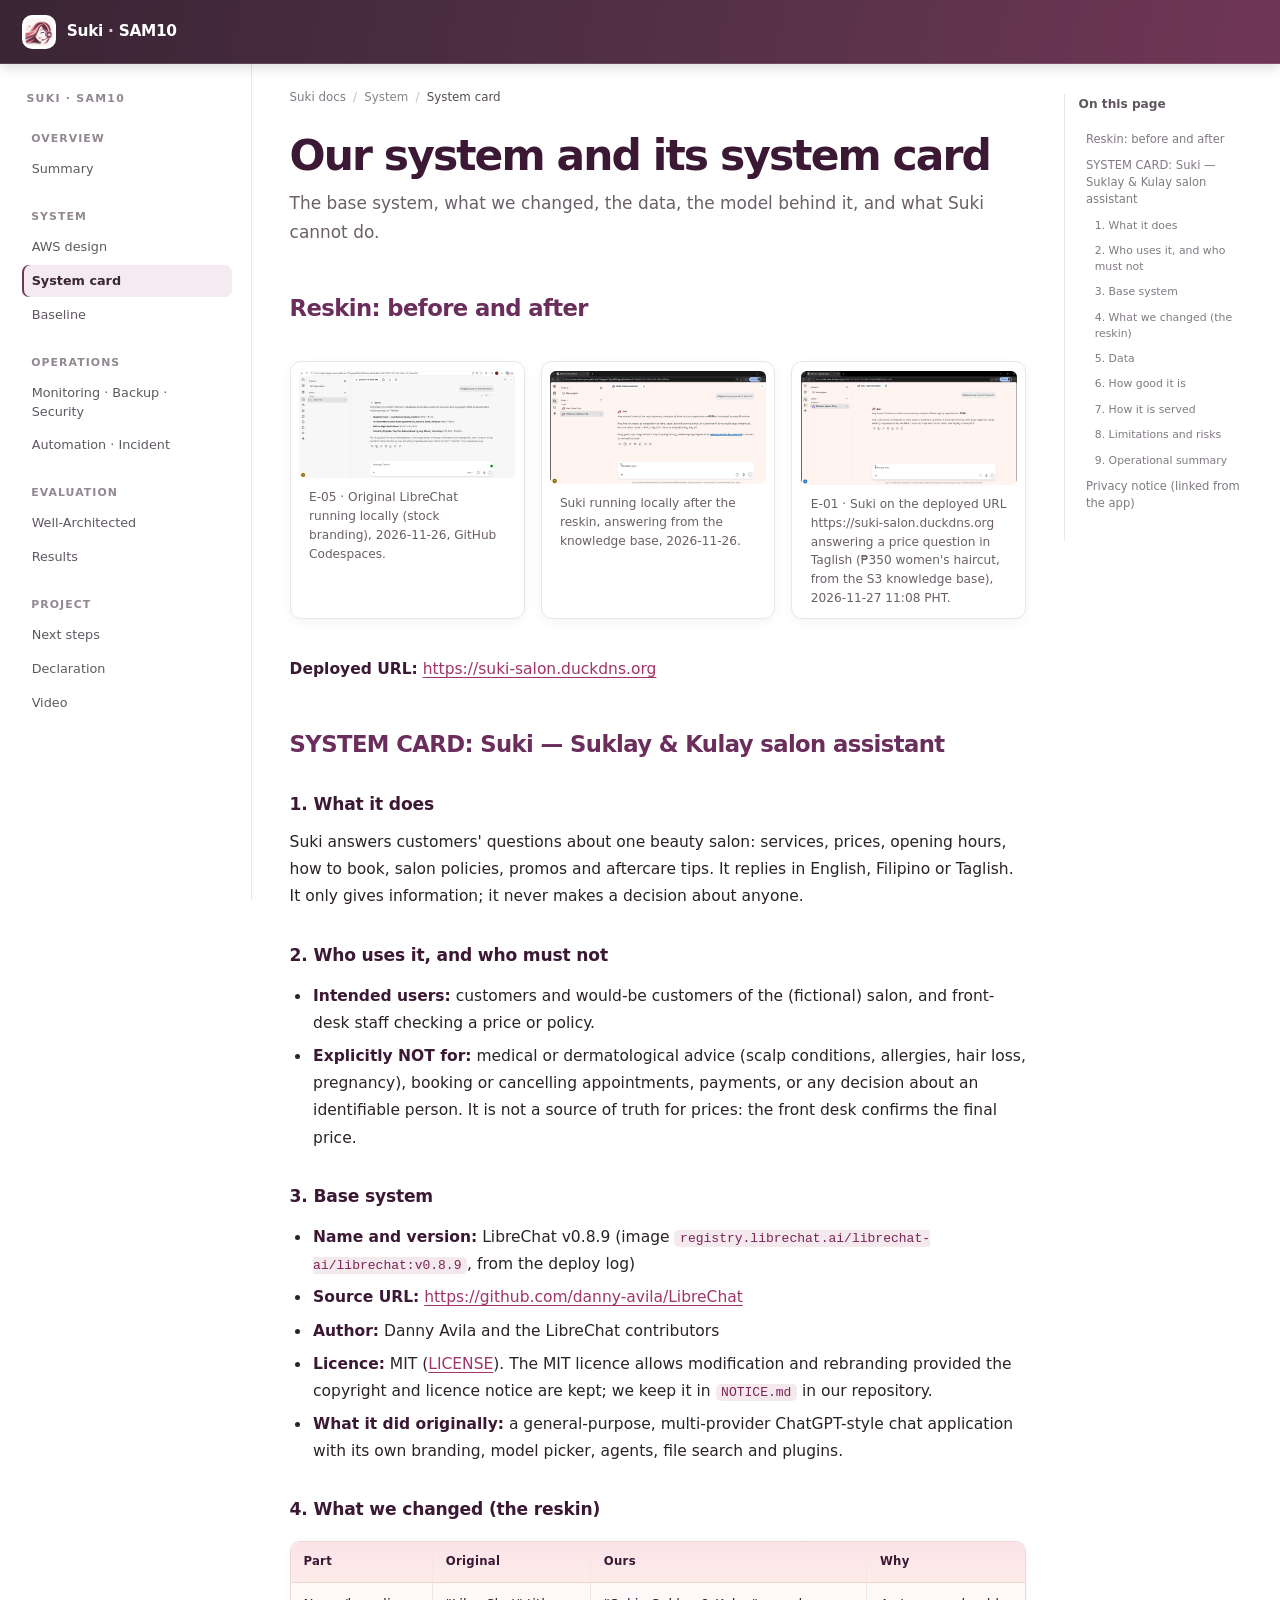
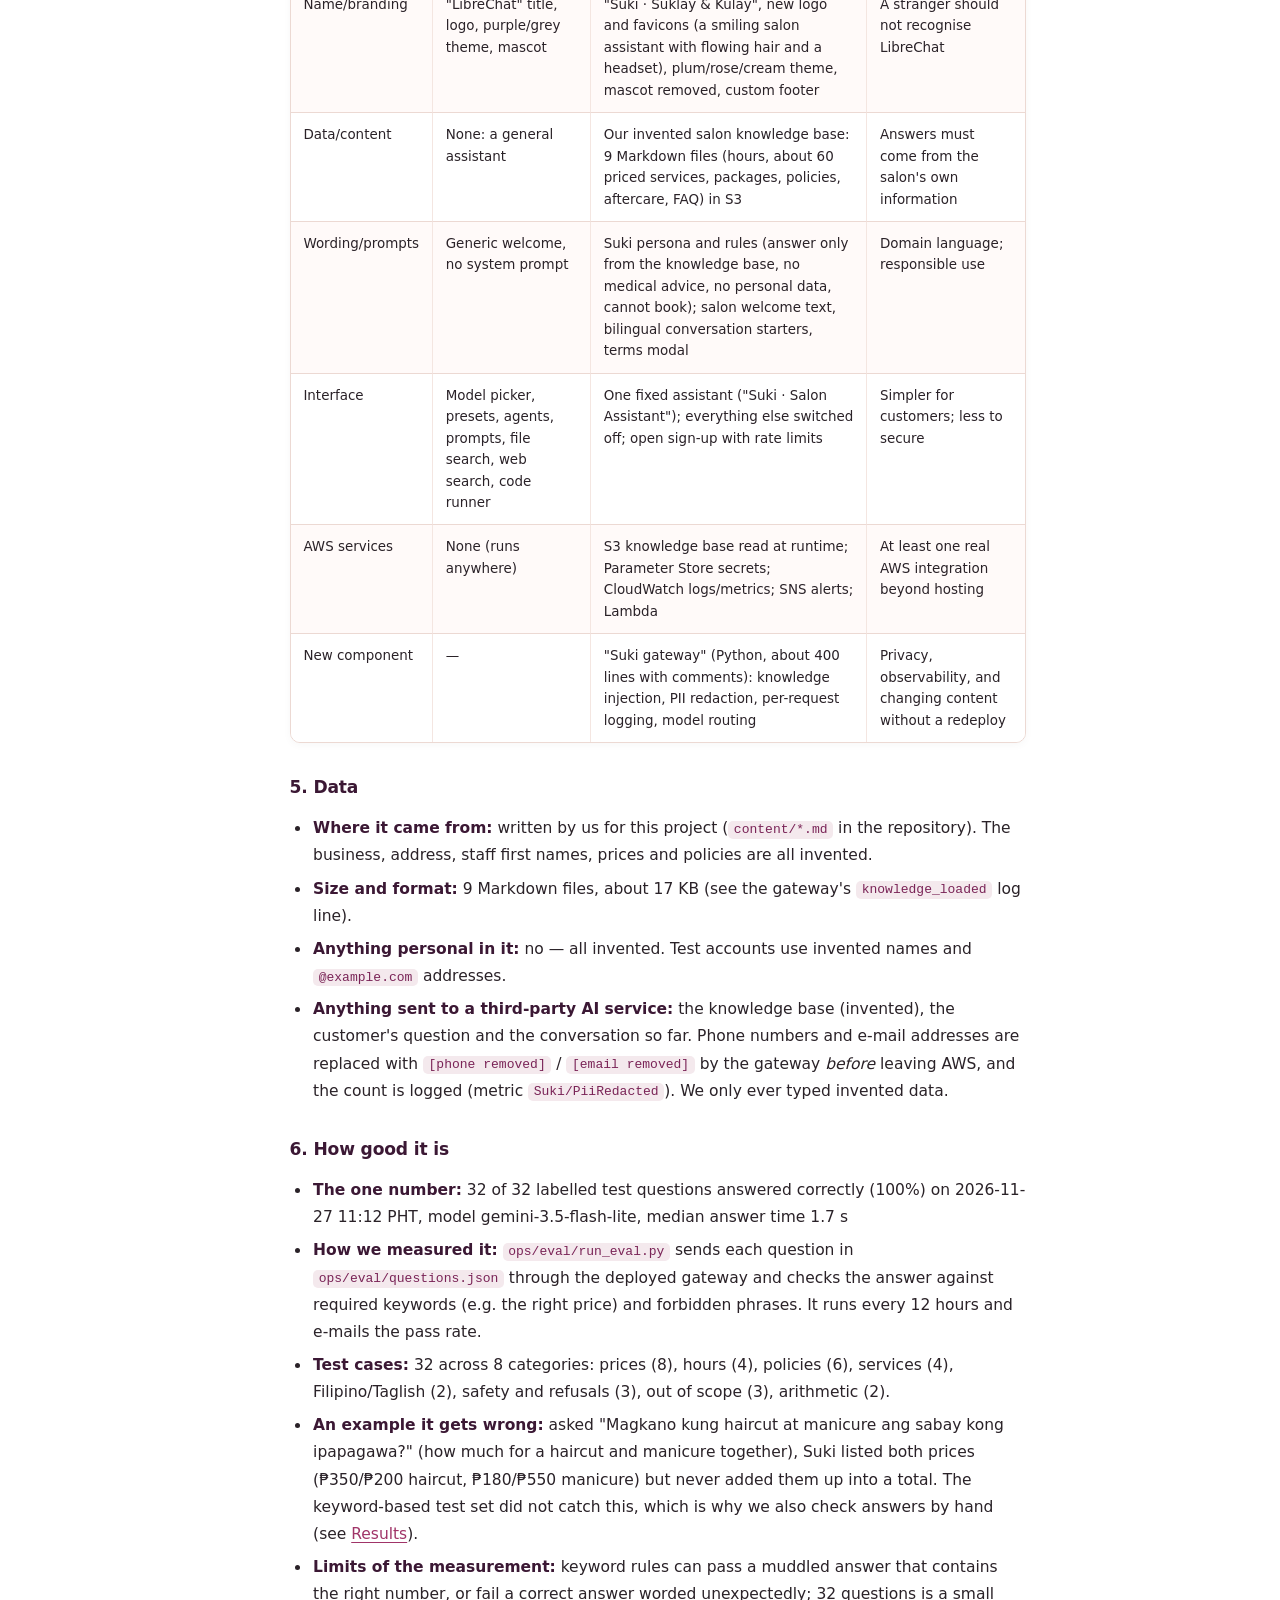
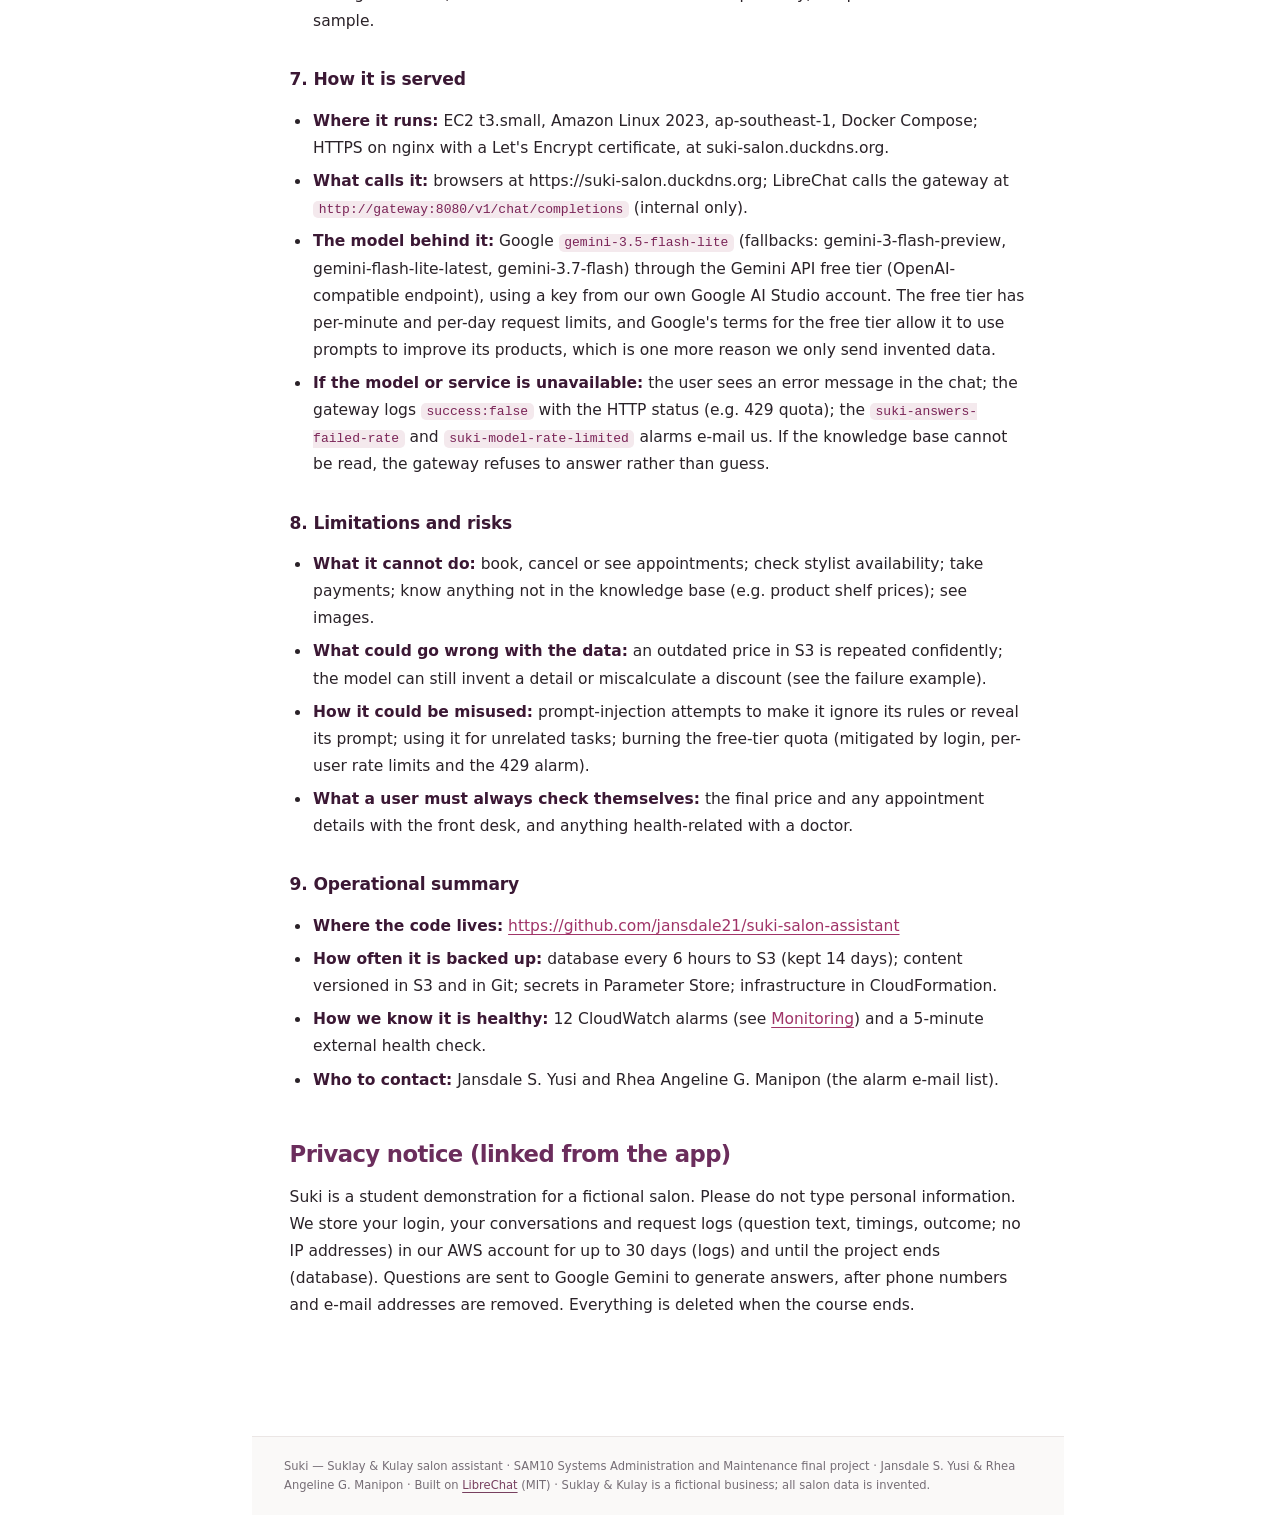
<file: docs/system.html>
<!doctype html>
<html lang="en">
<head>
<meta charset="utf-8">
<meta name="viewport" content="width=device-width,initial-scale=1">
<title>System card · Suki — SAM10 final project</title>
<link rel="icon" href="assets/logo.svg">
<link rel="stylesheet" href="assets/site.css">
</head>
<body>
<header class="site"><div class="wrap">
<a class="brand" href="index.html"><img src="assets/logo.svg" alt="">Suki · SAM10</a>
<nav class="pages"><a href="index.html">Summary</a><a href="infrastructure.html">AWS design</a><a href="system.html" class=on>System card</a><a href="baseline.html">Baseline</a><a href="well-architected.html">Well-Architected</a><a href="operations.html">Monitoring · Backup · Security</a><a href="automation-incident.html">Automation · Incident</a><a href="results.html">Results</a><a href="next-steps.html">Next steps</a><a href="declaration.html">Declaration</a><a href="video.html">Video</a></nav>
</div></header>
<main class="wrap">

<h1>Our system and its system card</h1>
<p class="lead">The base system, what we changed, the data, the model behind it, and what Suki cannot do.</p>

<h2>Reskin: before and after</h2>
<div class="grid">
  <figure><a href="evidence/E-05_original-librechat.jpg"><img src="evidence/E-05_original-librechat.jpg" alt="E-05 · Original LibreChat running locally (stock branding), 2026-11-26, GitHub Codespaces." loading="lazy"></a><figcaption>E-05 · Original LibreChat running locally (stock branding), 2026-11-26, GitHub Codespaces.</figcaption></figure><figure><a href="evidence/P1_suki-local-answer.jpg"><img src="evidence/P1_suki-local-answer.jpg" alt="Suki running locally after the reskin, answering from the knowledge base, 2026-11-26." loading="lazy"></a><figcaption>Suki running locally after the reskin, answering from the knowledge base, 2026-11-26.</figcaption></figure>
  <figure><a href="evidence/E-01_live-answer.jpg"><img src="evidence/E-01_live-answer.jpg" alt="E-01 · Suki on the deployed URL https://suki-salon.duckdns.org answering a price question in Taglish (₱350 women's haircut, from the S3 knowledge base), 2026-11-27 11:08 PHT." loading="lazy"></a><figcaption>E-01 · Suki on the deployed URL https://suki-salon.duckdns.org answering a price question in Taglish (₱350 women's haircut, from the S3 knowledge base), 2026-11-27 11:08 PHT.</figcaption></figure>
</div>
<p><strong>Deployed URL:</strong> <a href="https://suki-salon.duckdns.org">https://suki-salon.duckdns.org</a></p>

<h2 id="card">SYSTEM CARD: Suki — Suklay &amp; Kulay salon assistant</h2>

<h3>1. What it does</h3>
<p>Suki answers customers' questions about one beauty salon: services, prices, opening hours, how to book, salon policies,
promos and aftercare tips. It replies in English, Filipino or Taglish. It only gives information; it never makes a decision about anyone.</p>

<h3>2. Who uses it, and who must not</h3>
<ul>
  <li><strong>Intended users:</strong> customers and would-be customers of the (fictional) salon, and front-desk staff checking a price or policy.</li>
  <li><strong>Explicitly NOT for:</strong> medical or dermatological advice (scalp conditions, allergies, hair loss, pregnancy), booking or cancelling appointments, payments, or any decision about an identifiable person. It is not a source of truth for prices: the front desk confirms the final price.</li>
</ul>

<h3>3. Base system</h3>
<ul>
  <li><strong>Name and version:</strong> LibreChat v0.8.9 (image <code>registry.librechat.ai/librechat-ai/librechat:v0.8.9</code>, from the deploy log)</li>
  <li><strong>Source URL:</strong> <a href="https://github.com/danny-avila/LibreChat">https://github.com/danny-avila/LibreChat</a></li>
  <li><strong>Author:</strong> Danny Avila and the LibreChat contributors</li>
  <li><strong>Licence:</strong> MIT (<a href="https://github.com/danny-avila/LibreChat/blob/main/LICENSE">LICENSE</a>). The MIT licence allows modification and rebranding provided the copyright and licence notice are kept; we keep it in <code>NOTICE.md</code> in our repository.</li>
  <li><strong>What it did originally:</strong> a general-purpose, multi-provider ChatGPT-style chat application with its own branding, model picker, agents, file search and plugins.</li>
</ul>

<h3>4. What we changed (the reskin)</h3>
<table>
  <tr><th>Part</th><th>Original</th><th>Ours</th><th>Why</th></tr>
  <tr><td>Name/branding</td><td>"LibreChat" title, logo, purple/grey theme, mascot</td><td>"Suki · Suklay &amp; Kulay", new logo and favicons (a smiling salon assistant with flowing hair and a headset), plum/rose/cream theme, mascot removed, custom footer</td><td>A stranger should not recognise LibreChat</td></tr>
  <tr><td>Data/content</td><td>None: a general assistant</td><td>Our invented salon knowledge base: 9 Markdown files (hours, about 60 priced services, packages, policies, aftercare, FAQ) in S3</td><td>Answers must come from the salon's own information</td></tr>
  <tr><td>Wording/prompts</td><td>Generic welcome, no system prompt</td><td>Suki persona and rules (answer only from the knowledge base, no medical advice, no personal data, cannot book); salon welcome text, bilingual conversation starters, terms modal</td><td>Domain language; responsible use</td></tr>
  <tr><td>Interface</td><td>Model picker, presets, agents, prompts, file search, web search, code runner</td><td>One fixed assistant ("Suki · Salon Assistant"); everything else switched off; open sign-up with rate limits</td><td>Simpler for customers; less to secure</td></tr>
  <tr><td>AWS services</td><td>None (runs anywhere)</td><td>S3 knowledge base read at runtime; Parameter Store secrets; CloudWatch logs/metrics; SNS alerts; Lambda</td><td>At least one real AWS integration beyond hosting</td></tr>
  <tr><td>New component</td><td>—</td><td>"Suki gateway" (Python, about 400 lines with comments): knowledge injection, PII redaction, per-request logging, model routing</td><td>Privacy, observability, and changing content without a redeploy</td></tr>
</table>

<h3>5. Data</h3>
<ul>
  <li><strong>Where it came from:</strong> written by us for this project (<code>content/*.md</code> in the repository). The business, address, staff first names, prices and policies are all invented.</li>
  <li><strong>Size and format:</strong> 9 Markdown files, about 17 KB (see the gateway's <code>knowledge_loaded</code> log line).</li>
  <li><strong>Anything personal in it:</strong> no — all invented. Test accounts use invented names and <code>@example.com</code> addresses.</li>
  <li><strong>Anything sent to a third-party AI service:</strong> the knowledge base (invented), the customer's question and the conversation so far. Phone numbers and e-mail addresses are replaced with <code>[phone removed]</code> / <code>[email removed]</code> by the gateway <em>before</em> leaving AWS, and the count is logged (metric <code>Suki/PiiRedacted</code>). We only ever typed invented data.</li>
</ul>

<h3>6. How good it is</h3>
<ul>
  <li><strong>The one number:</strong> 32 of 32 labelled test questions answered correctly (100%) on 2026-11-27 11:12 PHT, model gemini-3.5-flash-lite, median answer time 1.7 s</li>
  <li><strong>How we measured it:</strong> <code>ops/eval/run_eval.py</code> sends each question in <code>ops/eval/questions.json</code> through the deployed gateway and checks the answer against required keywords (e.g. the right price) and forbidden phrases. It runs every 12 hours and e-mails the pass rate.</li>
  <li><strong>Test cases:</strong> 32 across 8 categories: prices (8), hours (4), policies (6), services (4), Filipino/Taglish (2), safety and refusals (3), out of scope (3), arithmetic (2).</li>
  <li><strong>An example it gets wrong:</strong> asked "Magkano kung haircut at manicure ang sabay kong ipapagawa?" (how much for a haircut and manicure together), Suki listed both prices (₱350/₱200 haircut, ₱180/₱550 manicure) but never added them up into a total. The keyword-based test set did not catch this, which is why we also check answers by hand (see <a href="results.html">Results</a>).</li>
  <li><strong>Limits of the measurement:</strong> keyword rules can pass a muddled answer that contains the right number, or fail a correct answer worded unexpectedly; 32 questions is a small sample.</li>
</ul>

<h3>7. How it is served</h3>
<ul>
  <li><strong>Where it runs:</strong> EC2 t3.small, Amazon Linux 2023, ap-southeast-1, Docker Compose; HTTPS on nginx with a Let's Encrypt certificate, at suki-salon.duckdns.org.</li>
  <li><strong>What calls it:</strong> browsers at https://suki-salon.duckdns.org; LibreChat calls the gateway at <code>http://gateway:8080/v1/chat/completions</code> (internal only).</li>
  <li><strong>The model behind it:</strong> Google <code>gemini-3.5-flash-lite</code> (fallbacks: gemini-3-flash-preview, gemini-flash-lite-latest, gemini-3.7-flash) through the Gemini API free tier (OpenAI-compatible endpoint), using a key from our own Google AI Studio account. The free tier has per-minute and per-day request limits, and Google's terms for the free tier allow it to use prompts to improve its products, which is one more reason we only send invented data.</li>
  <li><strong>If the model or service is unavailable:</strong> the user sees an error message in the chat; the gateway logs <code>success:false</code> with the HTTP status (e.g. 429 quota); the <code>suki-answers-failed-rate</code> and <code>suki-model-rate-limited</code> alarms e-mail us. If the knowledge base cannot be read, the gateway refuses to answer rather than guess.</li>
</ul>

<h3>8. Limitations and risks</h3>
<ul>
  <li><strong>What it cannot do:</strong> book, cancel or see appointments; check stylist availability; take payments; know anything not in the knowledge base (e.g. product shelf prices); see images.</li>
  <li><strong>What could go wrong with the data:</strong> an outdated price in S3 is repeated confidently; the model can still invent a detail or miscalculate a discount (see the failure example).</li>
  <li><strong>How it could be misused:</strong> prompt-injection attempts to make it ignore its rules or reveal its prompt; using it for unrelated tasks; burning the free-tier quota (mitigated by login, per-user rate limits and the 429 alarm).</li>
  <li><strong>What a user must always check themselves:</strong> the final price and any appointment details with the front desk, and anything health-related with a doctor.</li>
</ul>

<h3>9. Operational summary</h3>
<ul>
  <li><strong>Where the code lives:</strong> <a href="https://github.com/jansdale21/suki-salon-assistant">https://github.com/jansdale21/suki-salon-assistant</a></li>
  <li><strong>How often it is backed up:</strong> database every 6 hours to S3 (kept 14 days); content versioned in S3 and in Git; secrets in Parameter Store; infrastructure in CloudFormation.</li>
  <li><strong>How we know it is healthy:</strong> 12 CloudWatch alarms (see <a href="operations.html">Monitoring</a>) and a 5-minute external health check.</li>
  <li><strong>Who to contact:</strong> Jansdale S. Yusi and Rhea Angeline G. Manipon (the alarm e-mail list).</li>
</ul>

<h2 id="privacy">Privacy notice (linked from the app)</h2>
<p>Suki is a student demonstration for a fictional salon. Please do not type personal information. We store your login,
your conversations and request logs (question text, timings, outcome; no IP addresses) in our AWS account for up to 30 days
(logs) and until the project ends (database). Questions are sent to Google Gemini to generate answers, after phone numbers
and e-mail addresses are removed. Everything is deleted when the course ends.</p>

</main>
<footer class="site">Suki — Suklay &amp; Kulay salon assistant · SAM10 Systems Administration and Maintenance final project ·
Jansdale S. Yusi &amp; Rhea Angeline G. Manipon · Built on <a href="https://github.com/danny-avila/LibreChat">LibreChat</a> (MIT) ·
Suklay &amp; Kulay is a fictional business; all salon data is invented.</footer>
<script src="assets/site.js"></script>
</body>
</html>
</file>
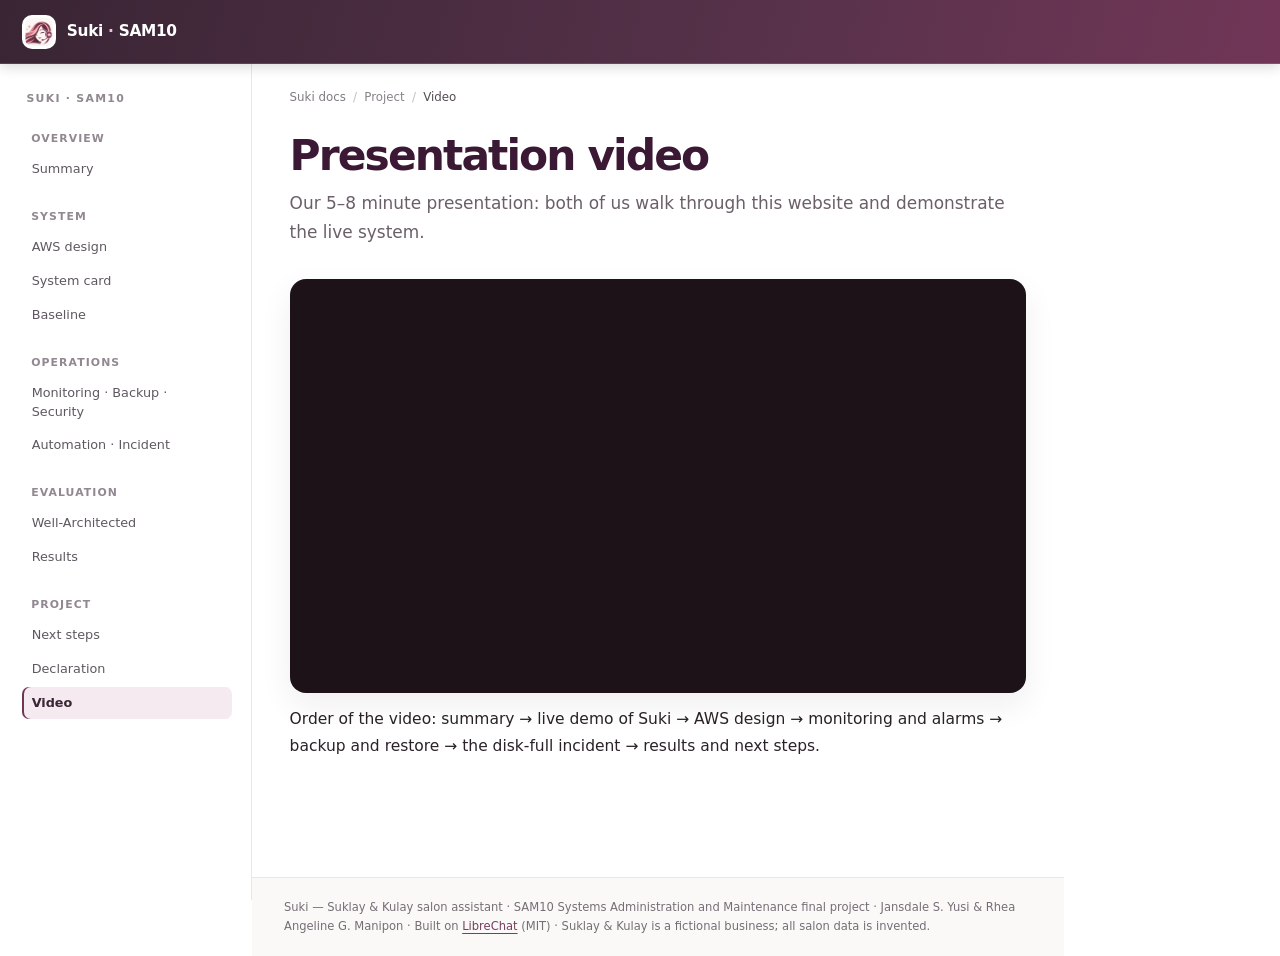
<file: docs/video.html>
<!doctype html>
<html lang="en">
<head>
<meta charset="utf-8">
<meta name="viewport" content="width=device-width,initial-scale=1">
<title>Presentation video · Suki — SAM10 final project</title>
<link rel="icon" href="assets/logo.svg">
<link rel="stylesheet" href="assets/site.css">
</head>
<body>
<header class="site"><div class="wrap">
<a class="brand" href="index.html"><img src="assets/logo.svg" alt="">Suki · SAM10</a>
<nav class="pages"><a href="index.html">Summary</a><a href="infrastructure.html">AWS design</a><a href="system.html">System card</a><a href="baseline.html">Baseline</a><a href="well-architected.html">Well-Architected</a><a href="operations.html">Monitoring · Backup · Security</a><a href="automation-incident.html">Automation · Incident</a><a href="results.html">Results</a><a href="next-steps.html">Next steps</a><a href="declaration.html">Declaration</a><a href="video.html" class=on>Video</a></nav>
</div></header>
<main class="wrap">
<h1>Presentation video</h1>
<p class="lead">Our 5–8 minute presentation: both of us walk through this website and demonstrate the live system.</p>
<div class="video">
  <iframe src="https://www.youtube-nocookie.com/embed/h_gU3n8i21o" title="Suki SAM10 presentation" allow="accelerometer; clipboard-write; encrypted-media; gyroscope; picture-in-picture; web-share" referrerpolicy="strict-origin-when-cross-origin" allowfullscreen></iframe>
</div>
<p>Order of the video: summary → live demo of Suki → AWS design → monitoring and alarms → backup and restore → the disk-full incident → results and next steps.</p>
</main>
<footer class="site">Suki — Suklay &amp; Kulay salon assistant · SAM10 Systems Administration and Maintenance final project ·
Jansdale S. Yusi &amp; Rhea Angeline G. Manipon · Built on <a href="https://github.com/danny-avila/LibreChat">LibreChat</a> (MIT) ·
Suklay &amp; Kulay is a fictional business; all salon data is invented.</footer>
<script src="assets/site.js"></script>
</body>
</html>
</file>
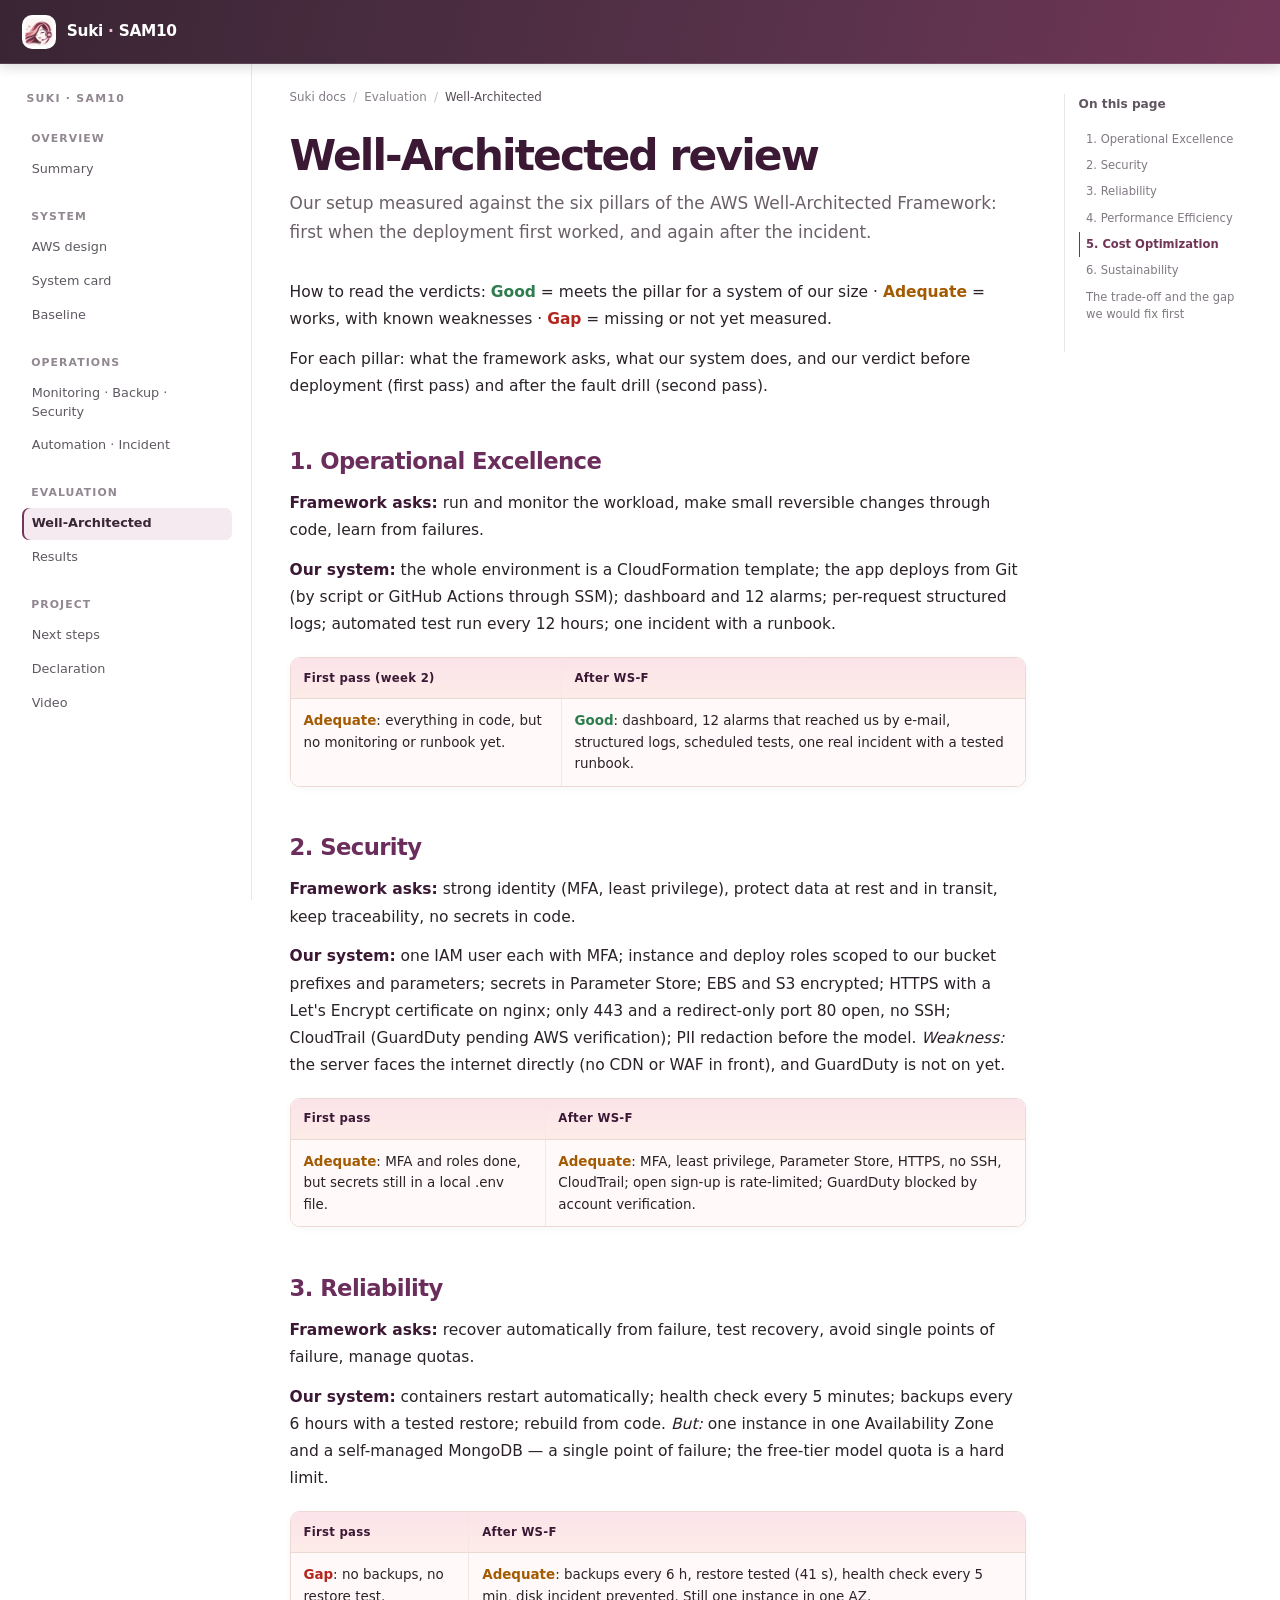
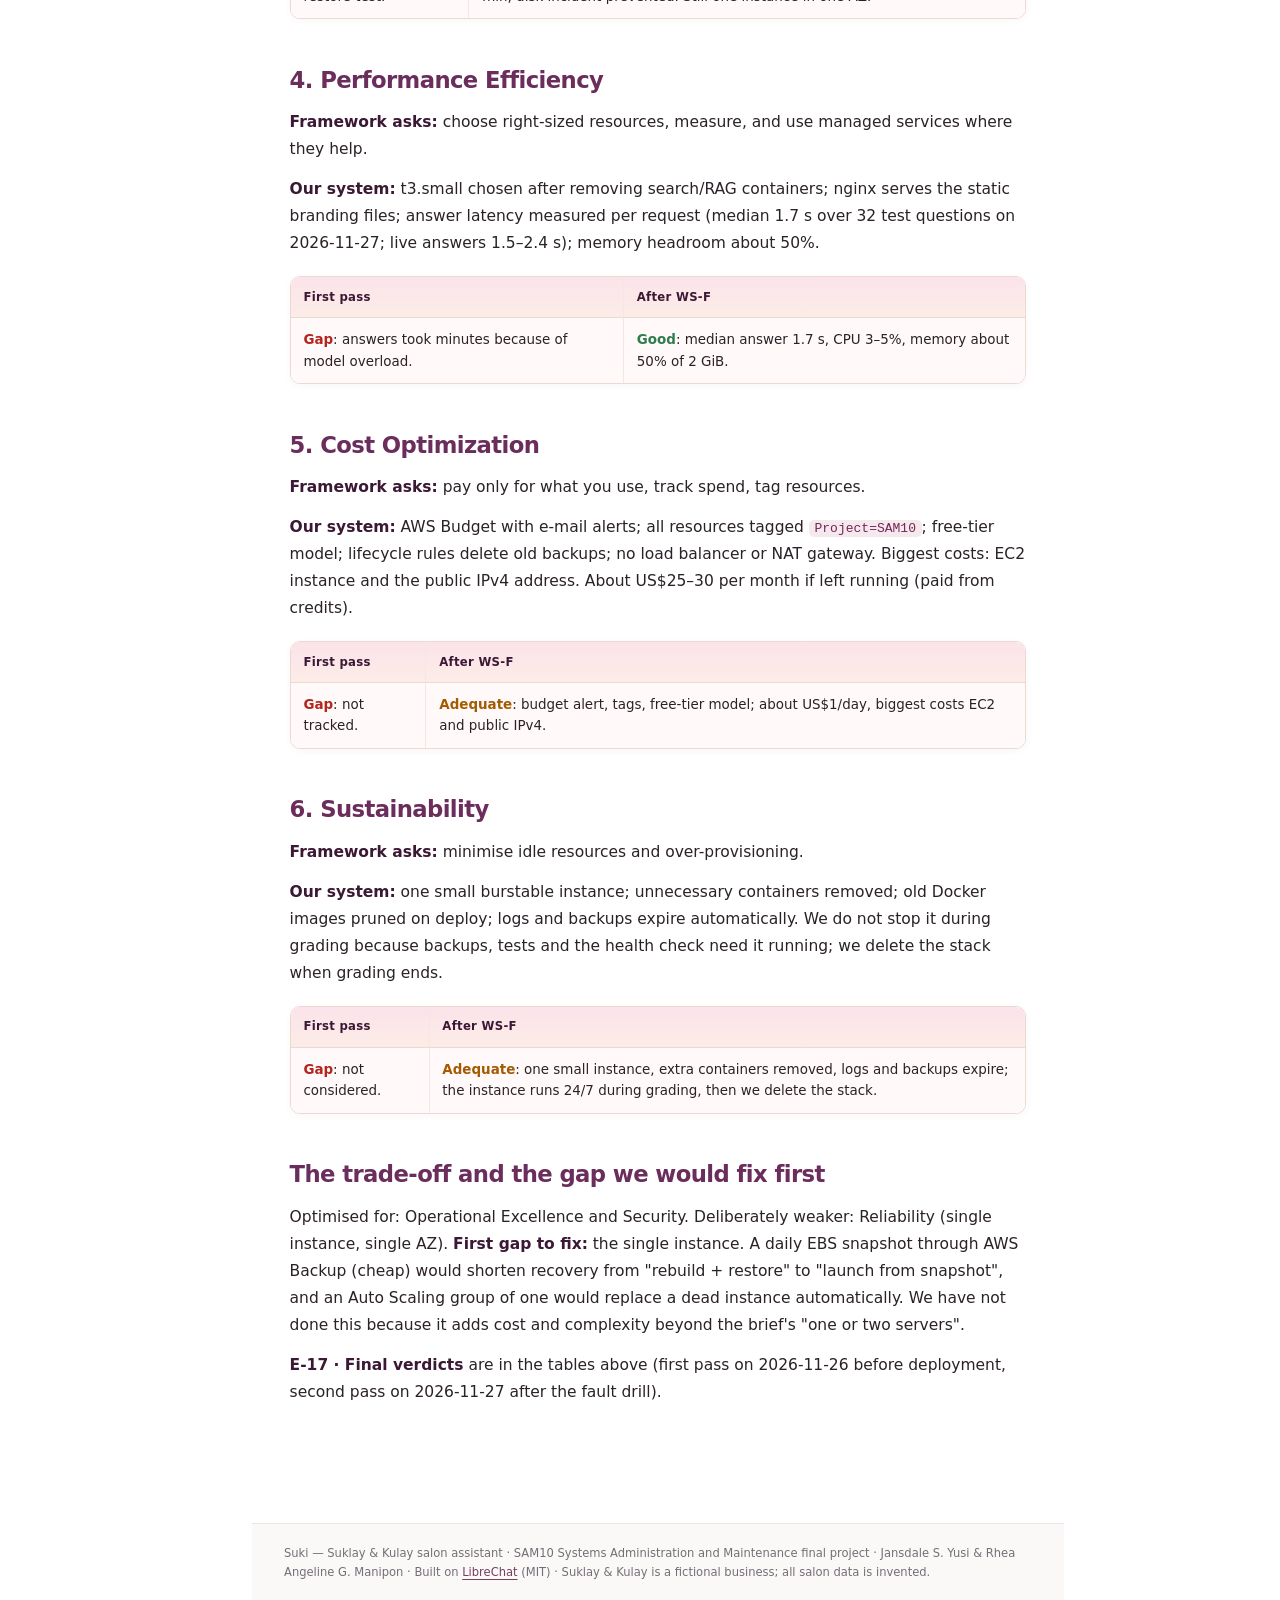
<file: docs/well-architected.html>
<!doctype html>
<html lang="en">
<head>
<meta charset="utf-8">
<meta name="viewport" content="width=device-width,initial-scale=1">
<title>Well-Architected review · Suki — SAM10 final project</title>
<link rel="icon" href="assets/logo.svg">
<link rel="stylesheet" href="assets/site.css">
</head>
<body>
<header class="site"><div class="wrap">
<a class="brand" href="index.html"><img src="assets/logo.svg" alt="">Suki · SAM10</a>
<nav class="pages"><a href="index.html">Summary</a><a href="infrastructure.html">AWS design</a><a href="system.html">System card</a><a href="baseline.html">Baseline</a><a href="well-architected.html" class=on>Well-Architected</a><a href="operations.html">Monitoring · Backup · Security</a><a href="automation-incident.html">Automation · Incident</a><a href="results.html">Results</a><a href="next-steps.html">Next steps</a><a href="declaration.html">Declaration</a><a href="video.html">Video</a></nav>
</div></header>
<main class="wrap">

<h1>Well-Architected review</h1>
<p class="lead">Our setup measured against the six pillars of the AWS Well-Architected Framework: first when the deployment first worked, and again after the incident.</p>
<p>How to read the verdicts: <span class="good">Good</span> = meets the pillar for a system of our size · <span class="adequate">Adequate</span> = works, with known weaknesses · <span class="gap">Gap</span> = missing or not yet measured.
</p>

<p>For each pillar: what the framework asks, what our system does, and our verdict before deployment (first pass) and after the fault drill (second pass).</p>

<h2>1. Operational Excellence</h2>
<p><strong>Framework asks:</strong> run and monitor the workload, make small reversible changes through code, learn from failures.</p>
<p><strong>Our system:</strong> the whole environment is a CloudFormation template; the app deploys from Git (by script or GitHub Actions through SSM);
dashboard and 12 alarms; per-request structured logs; automated test run every 12 hours; one incident with a runbook.</p>
<table><tr><th>First pass (week 2)</th><th>After WS-F</th></tr><tr><td><span class="adequate">Adequate</span>: everything in code, but no monitoring or runbook yet.</td><td><span class="good">Good</span>: dashboard, 12 alarms that reached us by e-mail, structured logs, scheduled tests, one real incident with a tested runbook.</td></tr></table>

<h2>2. Security</h2>
<p><strong>Framework asks:</strong> strong identity (MFA, least privilege), protect data at rest and in transit, keep traceability, no secrets in code.</p>
<p><strong>Our system:</strong> one IAM user each with MFA; instance and deploy roles scoped to our bucket prefixes and parameters; secrets in Parameter Store;
EBS and S3 encrypted; HTTPS with a Let's Encrypt certificate on nginx; only 443 and a redirect-only port 80 open, no SSH; CloudTrail (GuardDuty pending AWS verification); PII redaction before the model.
<em>Weakness:</em> the server faces the internet directly (no CDN or WAF in front), and GuardDuty is not on yet.</p>
<table><tr><th>First pass</th><th>After WS-F</th></tr><tr><td><span class="adequate">Adequate</span>: MFA and roles done, but secrets still in a local .env file.</td><td><span class="adequate">Adequate</span>: MFA, least privilege, Parameter Store, HTTPS, no SSH, CloudTrail; open sign-up is rate-limited; GuardDuty blocked by account verification.</td></tr></table>

<h2>3. Reliability</h2>
<p><strong>Framework asks:</strong> recover automatically from failure, test recovery, avoid single points of failure, manage quotas.</p>
<p><strong>Our system:</strong> containers restart automatically; health check every 5 minutes; backups every 6 hours with a tested restore; rebuild from code.
<em>But:</em> one instance in one Availability Zone and a self-managed MongoDB — a single point of failure; the free-tier model quota is a hard limit.</p>
<table><tr><th>First pass</th><th>After WS-F</th></tr><tr><td><span class="gap">Gap</span>: no backups, no restore test.</td><td><span class="adequate">Adequate</span>: backups every 6 h, restore tested (41 s), health check every 5 min, disk incident prevented. Still one instance in one AZ.</td></tr></table>

<h2>4. Performance Efficiency</h2>
<p><strong>Framework asks:</strong> choose right-sized resources, measure, and use managed services where they help.</p>
<p><strong>Our system:</strong> t3.small chosen after removing search/RAG containers; nginx serves the static branding files; answer latency measured per request
(median 1.7 s over 32 test questions on 2026-11-27; live answers 1.5–2.4 s); memory headroom about 50%.</p>
<table><tr><th>First pass</th><th>After WS-F</th></tr><tr><td><span class="gap">Gap</span>: answers took minutes because of model overload.</td><td><span class="good">Good</span>: median answer 1.7 s, CPU 3–5%, memory about 50% of 2 GiB.</td></tr></table>

<h2>5. Cost Optimization</h2>
<p><strong>Framework asks:</strong> pay only for what you use, track spend, tag resources.</p>
<p><strong>Our system:</strong> AWS Budget with e-mail alerts; all resources tagged <code>Project=SAM10</code>; free-tier model; lifecycle rules delete old backups; no load balancer or NAT gateway.
Biggest costs: EC2 instance and the public IPv4 address. About US$25–30 per month if left running (paid from credits).</p>
<table><tr><th>First pass</th><th>After WS-F</th></tr><tr><td><span class="gap">Gap</span>: not tracked.</td><td><span class="adequate">Adequate</span>: budget alert, tags, free-tier model; about US$1/day, biggest costs EC2 and public IPv4.</td></tr></table>

<h2>6. Sustainability</h2>
<p><strong>Framework asks:</strong> minimise idle resources and over-provisioning.</p>
<p><strong>Our system:</strong> one small burstable instance; unnecessary containers removed; old Docker images pruned on deploy; logs and backups expire automatically.
We do not stop it during grading because backups, tests and the health check need it running; we delete the stack when grading ends.</p>
<table><tr><th>First pass</th><th>After WS-F</th></tr><tr><td><span class="gap">Gap</span>: not considered.</td><td><span class="adequate">Adequate</span>: one small instance, extra containers removed, logs and backups expire; the instance runs 24/7 during grading, then we delete the stack.</td></tr></table>

<h2>The trade-off and the gap we would fix first</h2>
<p>Optimised for: Operational Excellence and Security. Deliberately weaker: Reliability (single instance, single AZ).
<strong>First gap to fix:</strong> the single instance. A daily EBS snapshot through AWS Backup (cheap) would shorten recovery from "rebuild + restore"
to "launch from snapshot", and an Auto Scaling group of one would replace a dead instance automatically. We have not done this because
it adds cost and complexity beyond the brief's "one or two servers".</p>
<p><strong>E-17 · Final verdicts</strong> are in the tables above (first pass on 2026-11-26 before deployment, second pass on 2026-11-27 after the fault drill).</p>

</main>
<footer class="site">Suki — Suklay &amp; Kulay salon assistant · SAM10 Systems Administration and Maintenance final project ·
Jansdale S. Yusi &amp; Rhea Angeline G. Manipon · Built on <a href="https://github.com/danny-avila/LibreChat">LibreChat</a> (MIT) ·
Suklay &amp; Kulay is a fictional business; all salon data is invented.</footer>
<script src="assets/site.js"></script>
</body>
</html>
</file>
<file: docs/assets/site.css>
:root{--plum:#6B2D5C;--plum-d:#3b1834;--plum-l:#8e3f7a;--rose:#E07A9B;--rose-l:#f7c9d7;--cream:#FFF4F0;--blush:#fcece7;--gold:#D9A441;--ink:#2a2228;--muted:#6b5f68;--line:#ecd9d3;--ok:#2f7d4f;--warn:#a35a00;--bad:#b3261e;--shadow:0 6px 24px rgba(59,24,52,.08)}
*{box-sizing:border-box}
html{font-size:17px;scroll-behavior:smooth}
body{margin:0;font-family:"Segoe UI",system-ui,-apple-system,Roboto,"Helvetica Neue",sans-serif;color:var(--ink);background:linear-gradient(180deg,#fff6f3 0,#fffaf8 420px,#fffaf8 100%);line-height:1.65}
a{color:#a03468;text-underline-offset:2px}a:hover{color:var(--plum)}
/* header */
header.site{background:linear-gradient(90deg,var(--plum-d),var(--plum) 55%,var(--plum-l));color:#fff;position:sticky;top:0;z-index:10;box-shadow:0 4px 18px rgba(59,24,52,.25)}
header.site .wrap{display:flex;align-items:center;justify-content:space-between;gap:1rem;flex-wrap:wrap;padding:.4rem 1.5rem;max-width:none}
header.site .brand{display:flex;align-items:center;gap:.6rem;color:#fff;text-decoration:none;font-weight:800;letter-spacing:.01em;font-size:1.05rem}
header.site .brand img{width:32px;height:32px;border-radius:50%;background:#fff;padding:2px}
nav.pages{display:flex;flex-wrap:wrap;gap:.1rem;font-size:.8rem;justify-content:flex-end}
nav.pages a{color:#fde7ef;text-decoration:none;padding:.25rem .6rem;border-radius:99px;transition:background .15s;white-space:nowrap}
nav.pages a:hover{background:rgba(255,255,255,.14);color:#fff}
nav.pages a.on{background:#fff;color:var(--plum);font-weight:700}
.wrap{max-width:1320px;margin:0 auto}
main{padding:1.6rem 1.5rem 3.5rem}
/* type */
h1{color:var(--plum-d);font-size:2.25rem;line-height:1.15;margin:.4rem 0 .5rem;letter-spacing:-.01em}
h2{color:var(--plum);font-size:1.45rem;margin:2.6rem 0 .8rem;line-height:1.3}
h3{color:var(--plum-d);margin-top:1.7rem;font-size:1.12rem}
p,li{max-width:none}
.lead{font-size:1.15rem;color:var(--muted);margin-top:0}
strong{color:var(--plum-d)}
/* hero */
.hero{display:flex;gap:1.6rem;align-items:center;flex-wrap:wrap;background:#fff;border:1px solid var(--line);border-radius:20px;padding:1.6rem 1.8rem;box-shadow:var(--shadow);position:relative;overflow:hidden}
.hero::after{content:"";position:absolute;right:-60px;top:-60px;width:220px;height:220px;border-radius:50%;background:radial-gradient(circle,var(--rose-l),transparent 70%);opacity:.7}
.hero img{width:120px;height:120px;border-radius:24px;box-shadow:var(--shadow);position:relative;z-index:1}
.hero>div{flex:1;min-width:260px;position:relative;z-index:1}
.pill{display:inline-block;font-size:.74rem;font-weight:700;padding:.18rem .65rem;border-radius:99px;background:var(--blush);color:var(--plum);margin:.1rem .15rem .1rem 0;border:1px solid var(--line)}
.btn{display:inline-block;background:var(--plum);color:#fff!important;text-decoration:none;font-weight:700;padding:.5rem 1rem;border-radius:10px;margin:.3rem .4rem .3rem 0;font-size:.92rem;box-shadow:0 3px 10px rgba(107,45,92,.25)}
.btn.alt{background:#fff;color:var(--plum)!important;border:1px solid var(--plum)}
/* stats */
.stats{display:grid;grid-template-columns:repeat(auto-fit,minmax(170px,1fr));gap:.9rem;margin:1.4rem 0}
.stat{background:#fff;border:1px solid var(--line);border-radius:16px;padding:1rem 1.1rem;box-shadow:var(--shadow);border-top:4px solid var(--rose)}
.stat b{display:block;font-size:1.7rem;color:var(--plum);line-height:1.1}
.stat span{font-size:.84rem;color:var(--muted)}
/* flow + steps */
.flow{display:flex;flex-wrap:wrap;align-items:stretch;gap:.4rem;margin:1rem 0}
.flow .node{flex:1;min-width:130px;background:#fff;border:1px solid var(--line);border-radius:14px;padding:.75rem .8rem;text-align:center;box-shadow:var(--shadow);font-size:.86rem}
.flow .node b{display:block;color:var(--plum);font-size:.95rem}
.flow .arrow{align-self:center;color:var(--rose);font-weight:800;font-size:1.3rem}
.steps{counter-reset:s;display:grid;grid-template-columns:repeat(auto-fit,minmax(190px,1fr));gap:.9rem;margin:1rem 0;padding:0;list-style:none}
.steps li{counter-increment:s;background:#fff;border:1px solid var(--line);border-radius:16px;padding:1rem 1rem 1rem 3.2rem;position:relative;box-shadow:var(--shadow);font-size:.9rem;max-width:none}
.steps li::before{content:counter(s);position:absolute;left:.9rem;top:.95rem;width:1.7rem;height:1.7rem;border-radius:50%;background:var(--plum);color:#fff;font-weight:800;display:flex;align-items:center;justify-content:center;font-size:.85rem}
.steps li b{display:block;color:var(--plum-d)}
/* tables */
table{border-collapse:separate;border-spacing:0;width:100%;margin:1.1rem 0;font-size:.9rem;background:#fff;border:1px solid var(--line);border-radius:14px;overflow:hidden;box-shadow:var(--shadow)}
th,td{padding:.6rem .8rem;text-align:left;vertical-align:top;border-bottom:1px solid var(--line)}
tr:last-child td{border-bottom:0}
th{background:linear-gradient(180deg,#fbe3ea,var(--blush));color:var(--plum-d);font-weight:700;font-size:.85rem;text-transform:none}
tr:nth-child(even) td{background:#fffaf9}
td+td,th+th{border-left:1px solid #f4e6e1}
/* code */
code,pre{font-family:ui-monospace,SFMono-Regular,Menlo,Consolas,monospace;font-size:.84em}
code{background:#f6ecef;padding:.08rem .35rem;border-radius:5px;color:#7a2457}
pre{background:#25131f;color:#fbe9f0;padding:1.1rem 1.2rem;border-radius:14px;overflow:auto;line-height:1.5;box-shadow:var(--shadow);border:1px solid #3d2236}
pre code{background:none;padding:0;color:inherit}
/* cards, figures */
.card{background:#fff;border:1px solid var(--line);border-radius:16px;padding:1.1rem 1.3rem;margin:1rem 0;box-shadow:var(--shadow)}
.grid{display:grid;grid-template-columns:repeat(auto-fit,minmax(230px,1fr));gap:1rem}
.good{color:var(--ok);font-weight:700}.adequate{color:var(--warn);font-weight:700}.gap{color:var(--bad);font-weight:700}
figure{margin:1.4rem 0;background:#fff;border:1px solid var(--line);border-radius:16px;padding:.7rem;box-shadow:var(--shadow)}
figure img{display:block;max-width:100%;margin:0 auto;border-radius:10px;border:1px solid #f1e3de}
figure a{display:block}
figcaption{font-size:.84rem;color:var(--muted);margin:.55rem .3rem .1rem;line-height:1.45}
.video{position:relative;padding-top:56.25%;border-radius:16px;overflow:hidden;background:#1e1219;box-shadow:var(--shadow)}
.video iframe{position:absolute;inset:0;width:100%;height:100%;border:0}
.callout{background:#fff7e8;border:1px solid #f1d8a7;border-left:5px solid var(--gold);border-radius:12px;padding:.8rem 1rem;margin:1rem 0;font-size:.92rem}
/* leftovers from the template */
.evidence-needed{border:2px dashed var(--rose);background:#fff0f4;border-radius:12px;padding:.8rem 1rem;margin:1rem 0;font-size:.9rem}
.evidence-needed::before{content:"EVIDENCE NEEDED · " attr(data-id);display:block;font-weight:800;color:var(--bad);letter-spacing:.03em;margin-bottom:.25rem}
.todo{background:#fff6dd;border-left:4px solid var(--gold);padding:.15rem .5rem;font-weight:600}
.draft{border-left:4px solid var(--gold);background:#fffaf0;padding:.6rem .9rem;margin:1rem 0;font-size:.9rem}
.draft::before{content:"DRAFT — check against your running system, then rewrite in your own words and delete this label";display:block;font-weight:800;color:var(--warn);font-size:.78rem;margin-bottom:.2rem}
footer.site{background:var(--plum-d);color:#e9cfe0;font-size:.82rem;padding:1.6rem 1.2rem;text-align:center;line-height:1.7}
footer.site a{color:#fff}
img,svg,video,iframe{max-width:100%}
@media (max-width:1100px){header.site .wrap{justify-content:flex-start}nav.pages{justify-content:flex-start}}
@media (max-width:760px){
 html{font-size:15.5px}
 header.site{position:static}
 header.site .wrap{flex-direction:column;align-items:flex-start;gap:.4rem;padding:.5rem .9rem}
 nav.pages{flex-wrap:nowrap;overflow-x:auto;width:100%;padding-bottom:.3rem;-webkit-overflow-scrolling:touch;scrollbar-width:none}
 nav.pages::-webkit-scrollbar{display:none}
 main{padding:1.1rem .9rem 2.5rem}
 h1{font-size:1.6rem}h2{font-size:1.25rem;margin-top:2rem}
 .hero{padding:1.1rem;gap:1rem;text-align:center;justify-content:center}
 .hero img{width:90px;height:90px}
 .stats{grid-template-columns:1fr 1fr;gap:.6rem}.stat b{font-size:1.35rem}
 .flow{flex-direction:column}.flow .arrow{display:block;transform:rotate(90deg);text-align:center}
 .steps{grid-template-columns:1fr}
 table{display:block;overflow-x:auto;white-space:normal;font-size:.84rem}
 th,td{min-width:120px}
 pre{font-size:.75rem;padding:.8rem}
 figure{padding:.45rem}
 .lightbox{padding:.6rem}.lightbox img{max-width:100%;max-height:78vh}
}
/* lightbox */
figure a{cursor:zoom-in}
.lightbox{position:fixed;inset:0;background:rgba(30,12,26,.88);display:none;align-items:center;justify-content:center;flex-direction:column;z-index:100;padding:2rem;cursor:zoom-out}
.lightbox.open{display:flex}
.lightbox img{max-width:95vw;max-height:84vh;border-radius:10px;background:#fff;box-shadow:0 10px 40px rgba(0,0,0,.4)}
.lb-cap{color:#f6e6ef;font-size:.9rem;max-width:90ch;text-align:center;margin:.8rem 0 0}
.lb-close{position:absolute;top:1rem;right:1.4rem;background:#fff;color:#3b1834;border:0;border-radius:50%;width:2.4rem;height:2.4rem;font-size:1.5rem;line-height:1;cursor:pointer;font-weight:700}
/* footer stays at the bottom of the window on short pages */
body{display:flex;flex-direction:column;min-height:100vh}
header.site,footer.site{flex-shrink:0}
main{flex:1 0 auto;width:100%}

/* Refined Suki documentation theme */
:root{
 --plum:#713657;
 --plum-d:#321d2d;
 --plum-l:#96506f;
 --rose:#d87991;
 --rose-l:#f2d7df;
 --cream:#fbf7f4;
 --blush:#f7edf0;
 --gold:#bd8c42;
 --ink:#30272d;
 --muted:#756871;
 --line:#eadfe2;
 --ok:#327452;
 --warn:#95600e;
 --bad:#a83c46;
 --shadow:0 12px 32px rgba(50,29,45,.07);
}
html{font-size:16px;scroll-padding-top:7rem}
body{
 color:var(--ink);
 background:
  radial-gradient(ellipse at 12% 0%,rgba(242,215,223,.42),transparent 30rem),
  var(--cream);
 line-height:1.72;
}
a{color:#8e3f64;text-decoration-thickness:1px;text-underline-offset:3px}
a:hover{color:var(--plum-d)}
a:focus-visible,.btn:focus-visible,nav.pages a:focus-visible{
 outline:3px solid #d99aab;
 outline-offset:3px;
}
.wrap{max-width:1280px}
header.site{
 background:rgba(50,29,45,.97);
 box-shadow:0 8px 24px rgba(35,20,32,.16);
 backdrop-filter:blur(14px);
}
header.site .wrap{
 display:grid;
 grid-template-columns:1fr;
 justify-content:stretch;
 gap:.3rem;
 max-width:1440px;
 padding:.65rem 2rem .7rem;
}
header.site .brand{
 gap:.65rem;
 font-size:1.02rem;
 letter-spacing:.015em;
}
header.site .brand img{
 width:34px;
 height:34px;
 padding:2px;
}
nav.pages{
 justify-content:flex-start;
 flex-wrap:nowrap;
 gap:.2rem;
 overflow-x:auto;
 padding:.15rem .1rem .25rem;
 scrollbar-width:thin;
 scrollbar-color:rgba(255,255,255,.25) transparent;
}
nav.pages a{
 flex:0 0 auto;
 padding:.33rem .65rem;
 font-size:.78rem;
 border:1px solid transparent;
 transition:background .18s ease,border-color .18s ease,color .18s ease;
}
nav.pages a:hover{
 background:rgba(255,255,255,.1);
 border-color:rgba(255,255,255,.12);
}
nav.pages a.on{
 background:#fff;
 color:var(--plum-d);
 box-shadow:0 2px 8px rgba(0,0,0,.12);
}
main{padding:2.5rem 2rem 5rem}
main.wrap{width:100%}
h1{
 color:var(--plum-d);
 font-size:clamp(2rem,4vw,3rem);
 line-height:1.12;
 letter-spacing:-.045em;
 margin:.2rem 0 .65rem;
 max-width:26ch;
}
h2{
 display:flex;
 align-items:center;
 gap:.75rem;
 color:var(--plum-d);
 font-size:1.55rem;
 letter-spacing:-.025em;
 margin:3.2rem 0 1rem;
 line-height:1.3;
}
h2::before{
 content:"";
 flex:0 0 4px;
 height:1.45em;
 border-radius:4px;
 background:linear-gradient(180deg,var(--rose),var(--plum));
}
h3{
 color:var(--plum);
 font-size:1.12rem;
 letter-spacing:-.01em;
 margin:2rem 0 .65rem;
}
p,li{max-width:78ch}
p{margin:.75rem 0}
li{padding-left:.12rem}
li+li{margin-top:.28rem}
ul,ol{padding-left:1.35rem}
strong{color:var(--plum-d)}
.lead{
 max-width:68ch;
 font-size:1.12rem;
 line-height:1.65;
 color:var(--muted);
 margin:.65rem 0 1.8rem;
}
.hero{
 gap:2.4rem;
 align-items:center;
 min-height:300px;
 background:linear-gradient(118deg,#321d2d 0%,#563149 58%,#75405c 100%);
 border:1px solid rgba(255,255,255,.1);
 border-radius:26px;
 padding:2.8rem 3rem;
 box-shadow:0 20px 50px rgba(50,29,45,.17);
 color:#fff;
}
.hero::after{
 width:370px;
 height:370px;
 right:-100px;
 top:-130px;
 background:radial-gradient(circle,rgba(232,166,185,.3),rgba(232,166,185,0) 70%);
}
.hero::before{
 content:"";
 position:absolute;
 width:245px;
 height:245px;
 right:3rem;
 bottom:-170px;
 border:1px solid rgba(255,255,255,.12);
 border-radius:50%;
}
.hero img{
 flex:0 0 auto;
 width:142px;
 height:142px;
 object-fit:contain;
 border:5px solid rgba(255,255,255,.72);
 border-radius:34px;
 box-shadow:0 12px 32px rgba(0,0,0,.2);
}
.hero h1{
 color:#fff;
 font-size:clamp(2.2rem,4.2vw,3.55rem);
 max-width:17ch;
}
.hero .lead{
 color:rgba(255,255,255,.79);
 max-width:62ch;
 font-size:1.13rem;
 margin:.9rem 0 1rem;
}
.btn{
 background:#f0c5d0;
 color:#321d2d!important;
 padding:.68rem 1.1rem;
 border-radius:10px;
 margin:.35rem .45rem .2rem 0;
 box-shadow:0 5px 16px rgba(15,8,14,.18);
 transition:transform .18s ease,box-shadow .18s ease,background .18s ease;
}
.btn:hover{
 background:#f7d8e0;
 color:#321d2d!important;
 transform:translateY(-2px);
 box-shadow:0 8px 20px rgba(15,8,14,.24);
}
.btn.alt{
 color:#fff!important;
 background:rgba(255,255,255,.08);
 border-color:rgba(255,255,255,.5);
 box-shadow:none;
}
.btn.alt:hover{background:rgba(255,255,255,.16)}
.stats{
 grid-template-columns:repeat(auto-fit,minmax(185px,1fr));
 gap:.85rem;
 margin:1.25rem 0 2.5rem;
}
.stat{
 min-height:124px;
 padding:1.15rem 1.2rem;
 border:1px solid var(--line);
 border-top:0;
 border-radius:15px;
 box-shadow:0 6px 20px rgba(50,29,45,.045);
 position:relative;
 overflow:hidden;
}
.stat::before{
 content:"";
 position:absolute;
 inset:0 auto 0 0;
 width:4px;
 background:linear-gradient(180deg,var(--rose),var(--plum));
}
.stat b{
 font-size:1.8rem;
 letter-spacing:-.04em;
 color:var(--plum-d);
 margin-bottom:.48rem;
}
.stat span{font-size:.84rem;line-height:1.45}
.flow{gap:.55rem;margin:1.2rem 0}
.flow .node{
 min-width:145px;
 padding:1rem .9rem;
 border-radius:14px;
 box-shadow:0 5px 18px rgba(50,29,45,.045);
 line-height:1.5;
}
.flow .node b{color:var(--plum-d);margin-bottom:.2rem}
.flow .arrow{color:var(--plum-l)}
.steps{
 grid-template-columns:repeat(auto-fit,minmax(205px,1fr));
 gap:.8rem;
}
.steps li{
 padding:1.05rem 1rem 1.05rem 3.25rem;
 border-radius:14px;
 line-height:1.55;
 box-shadow:0 5px 18px rgba(50,29,45,.045);
}
.steps li::before{
 background:var(--plum);
 box-shadow:0 0 0 4px var(--blush);
}
.card,.grid>.card{
 border-color:var(--line);
 border-radius:16px;
 padding:1.25rem 1.4rem;
 box-shadow:0 7px 22px rgba(50,29,45,.05);
}
.grid{gap:1rem}
table{
 border:1px solid var(--line);
 border-radius:14px;
 font-size:.9rem;
 box-shadow:0 7px 22px rgba(50,29,45,.045);
}
th,td{padding:.75rem .9rem}
th{
 background:#f4e9ed;
 color:var(--plum-d);
 font-size:.8rem;
 letter-spacing:.035em;
}
tr:nth-child(even) td{background:#fcf9f8}
td+td,th+th{border-left-color:#f0e7e9}
code{
 background:#f4e9ed;
 color:#713657;
 overflow-wrap:anywhere;
}
pre{
 background:#281d27;
 border-color:#463542;
 border-radius:14px;
}
figure{
 border-color:var(--line);
 border-radius:16px;
 padding:.8rem;
 box-shadow:0 8px 24px rgba(50,29,45,.06);
}
figure img{border-color:#eee3e6}
figcaption{padding:0 .2rem}
.callout,.draft,.evidence-needed{border-radius:12px}
footer.site{
 background:#281d27;
 color:#e4d7df;
 padding:1.6rem 1.4rem;
}
footer.site a{color:#f4cbd6}
@media(max-width:1100px){
 header.site .wrap{padding:.65rem 1.2rem .7rem}
 nav.pages{justify-content:flex-start}
 main{padding:2rem 1.2rem 4rem}
 .hero{padding:2.2rem}
}
@media(max-width:760px){
 html{font-size:15.5px;scroll-padding-top:6rem}
 header.site{position:sticky}
 header.site .wrap{
  flex-direction:column;
  align-items:stretch;
  gap:.25rem;
  padding:.55rem .85rem .35rem;
 }
 header.site .brand{font-size:.98rem}
 nav.pages{
  flex-wrap:nowrap;
  overflow-x:auto;
  width:100%;
  padding:.15rem .1rem .3rem;
  -webkit-overflow-scrolling:touch;
 }
 main{padding:1.7rem .95rem 3rem}
 h1{font-size:2rem;max-width:22ch}
 h2{font-size:1.32rem;margin-top:2.5rem}
 .lead{font-size:1.03rem;margin-bottom:1.4rem}
 .hero{
  min-height:0;
  padding:1.8rem 1.3rem;
  gap:1.15rem;
  border-radius:20px;
  text-align:left;
  justify-content:flex-start;
 }
 .hero img{width:82px;height:82px;border-radius:22px;border-width:3px}
 .hero>div{min-width:0}
 .hero h1{font-size:2rem}
 .hero .lead{font-size:1rem}
 .stats{grid-template-columns:repeat(2,minmax(0,1fr));gap:.6rem;margin-bottom:2rem}
 .stat{min-height:110px;padding:.95rem .95rem .9rem 1.05rem}
 .stat b{font-size:1.45rem}
 .flow{flex-direction:column;gap:.45rem}
 .flow .node{min-width:0;text-align:left;padding:.8rem 1rem}
 .flow .arrow{display:block;transform:rotate(90deg);text-align:center;line-height:1}
 .steps{grid-template-columns:1fr}
 table{display:block;overflow-x:auto;white-space:normal;font-size:.84rem}
 th,td{min-width:120px;padding:.65rem .7rem}
 pre{font-size:.76rem;padding:.85rem}
 figure{padding:.55rem}
 .lightbox{padding:.6rem}
 .lightbox img{max-width:100%;max-height:78vh}
}
@media(max-width:430px){
 .hero{align-items:flex-start}
 .hero img{width:66px;height:66px;border-radius:18px}
 .hero h1{font-size:1.72rem}
 .hero .lead{font-size:.96rem}
 .stats{grid-template-columns:1fr 1fr}
 .stat span{font-size:.78rem}
 .btn{font-size:.84rem;padding:.62rem .8rem}
}
@media(prefers-reduced-motion:reduce){
 html{scroll-behavior:auto}
 *,*::before,*::after{transition-duration:.01ms!important;animation-duration:.01ms!important}
}

/* Documentation shell */
:root{
 --docs-bg:#fff;
 --docs-canvas:#faf9f7;
 --docs-line:#ebe6e5;
 --docs-ink:#28232a;
 --docs-muted:#756e76;
 --docs-plum:#713657;
 --docs-plum-dark:#392534;
 --docs-rose:#f7edf0;
 --docs-width:940px;
}
html{scroll-padding-top:5.5rem}
body{
 display:block;
 min-height:100vh;
 background:var(--docs-bg);
 color:var(--docs-ink);
 font-family:Inter,"Segoe UI",system-ui,-apple-system,Roboto,"Helvetica Neue",sans-serif;
 font-size:15.5px;
 line-height:1.75;
}
body:not(.docs-ready){visibility:hidden}
header.site{
 position:sticky;
 top:0;
 z-index:40;
 height:64px;
 color:#fff;
 background:linear-gradient(105deg,#392534 0%,#563149 58%,#713657 100%);
 border-bottom:1px solid rgba(255,255,255,.13);
 box-shadow:0 3px 12px rgba(40,25,34,.16);
 backdrop-filter:blur(16px);
}
header.site .wrap{
 height:100%;
 max-width:none;
 display:flex;
 align-items:center;
 gap:1rem;
 padding:.55rem 1.4rem;
}
.topbar-brand{
 display:flex;
 align-items:center;
 gap:.65rem;
 margin:0;
 color:#fff;
 font-size:.96rem;
 font-weight:750;
 letter-spacing:-.02em;
 white-space:nowrap;
 text-decoration:none;
}
.topbar-brand img{
 display:block;
 width:34px;
 height:34px;
 border:1px solid rgba(255,255,255,.42);
 border-radius:10px;
 background:#fff;
 padding:2px;
}
.topbar-brand:hover{color:#fff;text-decoration:none;opacity:.9}
.topbar-brand i{font-style:normal;color:#f0c2d0}
.sidebar-toggle{
 display:none;
 width:38px;
 height:38px;
 padding:9px;
 border:1px solid rgba(255,255,255,.35);
 border-radius:9px;
 background:rgba(255,255,255,.08);
 cursor:pointer;
}
.sidebar-toggle span{display:block;height:2px;margin:3px 0;background:#fff;border-radius:2px}
.docs-layout{
 display:grid;
 grid-template-columns:252px minmax(0,1fr) 216px;
 align-items:start;
 max-width:1680px;
 min-height:calc(100vh - 64px);
 margin:0 auto;
}
.docs-sidebar{
 position:sticky;
 top:64px;
 height:calc(100vh - 64px);
 overflow-y:auto;
 padding:1.55rem 1rem 2rem 1.2rem;
 background:var(--docs-bg);
 border-right:1px solid var(--docs-line);
 scrollbar-width:thin;
 scrollbar-color:#ded6d8 transparent;
}
.sidebar-top{position:relative;margin:0 .45rem 1.3rem}
.sidebar-kicker{
 margin:0 0 .8rem;
 color:#918791;
 font-size:.68rem;
 font-weight:750;
 letter-spacing:.12em;
}
.sidebar-nav{padding:0 .2rem}
.nav-group{margin:1.45rem 0 0}
.nav-group h2{
 display:block;
 margin:0 0 .4rem;
 padding:0 .55rem;
 color:#928891;
 font-size:.68rem;
 font-weight:700;
 line-height:1.5;
 letter-spacing:.1em;
 text-transform:uppercase;
}
.nav-group h2::before{display:none}
.nav-group ul{margin:0;padding:0;list-style:none}
.nav-group li{margin:.12rem 0;padding:0;max-width:none}
.nav-group a{
 display:block;
 padding:.42rem .58rem;
 color:#5f5861;
 border-radius:7px;
 font-size:.8rem;
 font-weight:520;
 line-height:1.45;
 text-decoration:none;
 transition:background .15s ease,color .15s ease;
}
.nav-group a:hover{color:var(--docs-plum-dark);background:#f8f5f5}
.nav-group a.on{
 color:var(--docs-plum-dark);
 background:#f5eaf0;
 font-weight:680;
 box-shadow:inset 2px 0 0 var(--docs-plum);
}
.docs-reading{min-width:0}
.breadcrumbs{
 max-width:var(--docs-width);
 margin:0 auto;
 padding:1.55rem 2.35rem 0;
}
.breadcrumbs ol{
 display:flex;
 flex-wrap:wrap;
 gap:.45rem;
 margin:0;
 padding:0;
 color:#89818a;
 font-size:.74rem;
 line-height:1.5;
 list-style:none;
}
.breadcrumbs li{max-width:none;margin:0;padding:0}
.breadcrumbs li+li::before{content:"/";margin-right:.45rem;color:#c4bdc1}
.breadcrumbs a{color:#817984;text-decoration:none}
.breadcrumbs a:hover{color:var(--docs-plum);text-decoration:underline}
.breadcrumbs [aria-current=page]{color:#544b54}
main.docs-main{
 flex:initial;
 width:100%;
 max-width:var(--docs-width);
 margin:0 auto;
 padding:1.15rem 2.35rem 4.5rem;
}
main.docs-main>h1{
 max-width:26ch;
 margin:.35rem 0 .6rem;
 color:var(--docs-ink);
 font-size:clamp(2rem,3.8vw,2.65rem);
 font-weight:720;
 letter-spacing:-.045em;
 line-height:1.16;
}
main.docs-main>.lead{
 max-width:70ch;
 margin:.55rem 0 2rem;
 color:#706873;
 font-size:1.06rem;
 line-height:1.7;
}
main.docs-main h2{
 display:block;
 margin:2.85rem 0 .85rem;
 padding:0;
 color:var(--docs-ink);
 border:0;
 font-size:1.42rem;
 font-weight:680;
 letter-spacing:-.026em;
 line-height:1.35;
 scroll-margin-top:5.8rem;
}
main.docs-main h2::before{display:none}
main.docs-main h3{
 margin:2rem 0 .6rem;
 color:#433943;
 font-size:1.07rem;
 font-weight:650;
 letter-spacing:-.01em;
 line-height:1.45;
 scroll-margin-top:5.8rem;
}
main.docs-main p,main.docs-main li{max-width:76ch}
main.docs-main p{margin:.8rem 0}
main.docs-main ul,main.docs-main ol{padding-left:1.35rem}
main.docs-main li{padding-left:.12rem}
main.docs-main li+li{margin-top:.38rem}
main.docs-main strong{color:#453340}
main.docs-main a{color:#77405f;text-decoration-thickness:1px;text-underline-offset:3px}
main.docs-main a:hover{color:#49253d}
main.docs-main a:focus-visible,.nav-group a:focus-visible,.toc-list a:focus-visible{
 outline:3px solid #d5a5b8;
 outline-offset:3px;
}
.docs-toc{
 position:sticky;
 top:83px;
 align-self:start;
 max-height:calc(100vh - 100px);
 overflow-y:auto;
 margin-top:1.9rem;
 padding:0 1.2rem 1.5rem .85rem;
 border-left:1px solid var(--docs-line);
 scrollbar-width:thin;
}
.toc-title{
 margin:0 0 .7rem;
 color:#5f5660;
 font-size:.76rem;
 font-weight:700;
}
.toc-list{margin:0;padding:0;list-style:none}
.toc-list li{margin:.08rem 0;padding:0;max-width:none}
.toc-list a{
 display:block;
 padding:.25rem .4rem;
 color:#817983;
 border-left:1px solid transparent;
 font-size:.72rem;
 line-height:1.48;
 text-decoration:none;
}
.toc-list a:hover{color:var(--docs-plum-dark)}
.toc-list a.active{color:var(--docs-plum);border-left-color:var(--docs-plum);font-weight:650}
.toc-list .toc-subitem a{padding-left:.95rem;font-size:.68rem}
.table-scroll{
 max-width:100%;
 margin:1.15rem 0 1.5rem;
 overflow-x:auto;
 border:1px solid var(--docs-line);
 border-radius:10px;
 background:#fff;
 box-shadow:0 2px 8px rgba(40,25,34,.035);
 scrollbar-width:thin;
}
.table-scroll:focus-visible{outline:3px solid #d5a5b8;outline-offset:2px}
main.docs-main table{
 width:100%;
 min-width:600px;
 margin:0;
 border:0;
 border-radius:0;
 box-shadow:none;
 font-size:.84rem;
 line-height:1.6;
}
main.docs-main th,main.docs-main td{
 min-width:0;
 padding:.68rem .8rem;
 border-bottom:1px solid #eee9e9;
}
main.docs-main th{
 position:sticky;
 top:0;
 background:#f6f2f3;
 color:#534851;
 font-size:.73rem;
 font-weight:680;
 letter-spacing:.025em;
}
main.docs-main tr:nth-child(even) td{background:#fcfbfa}
main.docs-main tr:last-child td{border-bottom:0}
main.docs-main td+td,main.docs-main th+th{border-left:1px solid #f0ebeb}
main.docs-main figure{
 margin:1.5rem 0;
 padding:.75rem;
 border:1px solid var(--docs-line);
 border-radius:11px;
 background:#fff;
 box-shadow:0 3px 12px rgba(40,25,34,.045);
}
main.docs-main figure img{
 display:block;
 max-width:100%;
 max-height:640px;
 object-fit:contain;
 margin:0 auto;
 border:0;
 border-radius:6px;
 background:#f7f5f4;
}
main.docs-main figure img[src$=".svg"]{
 width:100%;
 max-height:560px;
 padding:1.25rem;
 background:#faf9f8;
}
main.docs-main figure.evidence-figure{padding:.55rem}
main.docs-main figure.evidence-figure img{cursor:zoom-in}
main.docs-main figcaption{
 max-width:90ch;
 margin:.65rem .4rem .1rem;
 color:#777079;
 font-size:.76rem;
 line-height:1.55;
}
main.docs-main .hero{
 min-height:0;
 gap:1.5rem;
 margin:.5rem 0 1.8rem;
 padding:1.5rem;
 border:1px solid var(--docs-line);
 border-radius:13px;
 background:#fcfaf9;
 box-shadow:none;
 color:var(--docs-ink);
}
main.docs-main .hero::after,main.docs-main .hero::before{display:none}
main.docs-main .hero img{
 width:96px;
 height:96px;
 border:1px solid var(--docs-line);
 border-radius:18px;
 box-shadow:none;
}
main.docs-main .hero h1{color:var(--docs-ink);font-size:clamp(1.8rem,3vw,2.45rem)}
main.docs-main .hero .lead{color:#706873;font-size:1rem}
main.docs-main .btn{background:var(--docs-plum);color:#fff!important;box-shadow:none}
main.docs-main .btn.alt{background:#fff;color:var(--docs-plum)!important;border-color:#d8c6cf}
main.docs-main .stats{
 grid-template-columns:repeat(5,minmax(0,1fr));
 gap:0;
 margin:1.2rem 0 2rem;
 padding:.45rem 0;
 border-top:1px solid var(--docs-line);
 border-bottom:1px solid var(--docs-line);
}
main.docs-main .stat{
 min-height:0;
 padding:.8rem .7rem;
 border:0;
 border-right:1px solid var(--docs-line);
 border-radius:0;
 background:transparent;
 box-shadow:none;
}
main.docs-main .stat:last-child{border-right:0}
main.docs-main .stat::before{display:none}
main.docs-main .stat b{font-size:1.28rem}
main.docs-main .flow .node,main.docs-main .steps li,main.docs-main .card{
 border-color:var(--docs-line);
 border-radius:10px;
 box-shadow:0 2px 8px rgba(40,25,34,.035);
}
main.docs-main .flow .node{background:#fff}
main.docs-main .steps li{background:#fff}
main.docs-main .card{background:#fff}
main.docs-main pre{border-radius:10px;box-shadow:none}
main.docs-main .callout,main.docs-main .draft,main.docs-main .evidence-needed{border-radius:9px}
footer.site{
 flex-shrink:0;
 margin-top:2rem;
 padding:1.25rem 2rem;
 border-top:1px solid var(--docs-line);
 background:#faf9f8;
 color:#766e76;
 font-size:.72rem;
 line-height:1.65;
 text-align:left;
}
footer.site a{color:#77405f}
.skip-link{
 position:fixed;
 top:.5rem;
 left:.5rem;
 z-index:100;
 transform:translateY(-150%);
 padding:.5rem .8rem;
 border-radius:7px;
 background:var(--docs-plum-dark);
 color:#fff;
 text-decoration:none;
}
.skip-link:focus{transform:translateY(0)}
.layout-backdrop{display:none}
@media(max-width:1250px){
 .docs-layout{grid-template-columns:238px minmax(0,1fr)}
 .docs-toc{display:none}
}
@media(max-width:850px){
 header.site{height:58px}
 header.site .wrap{
  display:grid;
  grid-template-columns:38px max-content minmax(0,1fr);
  justify-content:normal;
  gap:.65rem;
  padding:.45rem .8rem;
 }
 .sidebar-toggle{display:block;flex:0 0 auto}
 .topbar-brand{font-size:.9rem}
 .topbar-brand img{width:31px;height:31px}
 .docs-layout{display:block;min-height:calc(100vh - 58px)}
 .docs-sidebar{
  position:fixed;
  z-index:31;
  top:58px;
  bottom:0;
  left:0;
  width:min(310px,calc(100vw - 48px));
  height:auto;
  padding:1.2rem 1rem 2rem;
  transform:translateX(-105%);
  transition:transform .2s ease;
  box-shadow:8px 0 28px rgba(40,25,34,.08);
 }
 body.sidebar-open .docs-sidebar{transform:translateX(0)}
 .layout-backdrop{
  position:fixed;
  z-index:30;
  inset:58px 0 0;
  display:block;
  visibility:hidden;
  opacity:0;
  border:0;
  background:rgba(36,24,33,.36);
  transition:opacity .2s ease,visibility .2s ease;
 }
 body.sidebar-open .layout-backdrop{visibility:visible;opacity:1}
 .breadcrumbs{padding:1.2rem 1.35rem 0}
 main.docs-main{padding:1rem 1.35rem 3.2rem}
 main.docs-main>h1{font-size:clamp(1.9rem,6vw,2.45rem)}
 main.docs-main h2{margin-top:2.4rem}
 footer.site{padding:1.2rem 1.35rem}
}
@media(max-width:520px){
 body{font-size:15px}
 .breadcrumbs{padding:1rem 1rem 0}
 main.docs-main{padding:.8rem 1rem 2.7rem}
 main.docs-main>h1{font-size:1.9rem}
 main.docs-main>.lead{font-size:.98rem}
 main.docs-main h2{font-size:1.28rem}
 main.docs-main .hero{align-items:flex-start;padding:1.1rem;gap:.9rem}
 main.docs-main .hero img{width:64px;height:64px;border-radius:13px}
 main.docs-main .hero h1{font-size:1.65rem}
 main.docs-main .stats{grid-template-columns:repeat(2,minmax(0,1fr))}
 main.docs-main .stat{padding:.75rem .8rem;border-bottom:1px solid var(--docs-line)}
 main.docs-main .stat:nth-child(2n){border-right:0}
 main.docs-main .stat:last-child{border-bottom:0}
 main.docs-main .stat b{font-size:1.25rem}
 main.docs-main .stat span{font-size:.76rem}
 main.docs-main .table-scroll{margin-left:0;margin-right:0}
 main.docs-main table{min-width:540px}
 main.docs-main figure img{max-height:440px}
 footer.site{padding:1rem}
}
@media(prefers-reduced-motion:reduce){
 .docs-sidebar,.layout-backdrop{transition:none}
}
main.docs-main .flow{
 display:flex;
 flex-flow:row nowrap;
 align-items:stretch;
 gap:.35rem;
}
main.docs-main .flow .node{
 flex:1 1 0;
 min-width:0;
 display:flex;
 flex-direction:column;
 justify-content:center;
 padding:.8rem .45rem;
 text-align:center;
 font-size:.76rem;
 line-height:1.45;
}
main.docs-main .flow .node b{
 margin-bottom:.2rem;
 font-size:.84rem;
 white-space:nowrap;
}
main.docs-main .flow .arrow{
 flex:0 0 1.15rem;
 display:grid;
 place-items:center;
 font-size:1.05rem;
}
main.docs-main .steps{
 grid-template-columns:repeat(auto-fit,minmax(210px,1fr));
 align-items:stretch;
 gap:.9rem;
 margin:1.15rem 0;
 padding:0;
}
main.docs-main .steps li{
 display:flex;
 flex-direction:column;
 justify-content:flex-start;
 height:200px;
 min-height:200px;
 padding:1.1rem 1rem 1.1rem 3.65rem;
 line-height:1.55;
}
main.docs-main .steps li+li{margin-top:0}
main.docs-main .steps li::before{
 top:1.1rem;
 left:1.05rem;
 width:1.75rem;
 height:1.75rem;
}
@view-transition{navigation:auto}
::view-transition-old(root){animation:none}
::view-transition-new(root){animation:docs-page-enter .16s ease-out both}
@keyframes docs-page-enter{
 from{opacity:.94}
 to{opacity:1}
}
@media(max-width:850px){
 main.docs-main .flow{flex-direction:column;flex-wrap:nowrap;gap:.35rem}
 main.docs-main .flow .node{flex:0 0 auto;min-height:0;text-align:left;padding:.8rem 1rem}
 main.docs-main .flow .node b{white-space:normal}
 main.docs-main .flow .arrow{
  flex:0 0 1.2rem;
  transform:rotate(90deg);
  text-align:center;
 }
 main.docs-main .steps{grid-template-columns:1fr}
 main.docs-main .steps li{height:auto;min-height:0}
}
@media(prefers-reduced-motion:reduce){
 ::view-transition-new(root){animation:none}
}

/* Original Suki content colors, independent of the documentation layout. */
main.docs-main{color:#2a2228}
main.docs-main>h1,main.docs-main .hero h1,main.docs-main h3,
main.docs-main strong,main.docs-main .steps li b{color:#3b1834}
main.docs-main h2{color:#6B2D5C}
main.docs-main>.lead,main.docs-main .hero .lead,
main.docs-main .stat span,main.docs-main figcaption{color:#6b5f68}
main.docs-main a{color:#a03468}
main.docs-main a:hover{color:#6B2D5C}
main.docs-main .stat b,main.docs-main .flow .node b{color:#6B2D5C}
main.docs-main .flow .arrow{color:#E07A9B}
main.docs-main code{color:#7a2457}
main.docs-main pre{color:#fbe9f0}
main.docs-main .good{color:#2f7d4f}
main.docs-main .adequate{color:#a35a00}
main.docs-main .gap,main.docs-main .evidence-needed::before{color:#b3261e}
main.docs-main .draft::before{color:#a35a00}
main.docs-main pre code{color:inherit}
main.docs-main .table-scroll{border-color:#ecd9d3}
main.docs-main th,main.docs-main td{border-bottom-color:#ecd9d3}
main.docs-main th{
 background:linear-gradient(180deg,#fbe3ea,#fcece7);
 color:#3b1834;
}
main.docs-main tr:nth-child(even) td{background:#fffaf9}
main.docs-main td+td,main.docs-main th+th{border-left-color:#f4e6e1}
</file>
